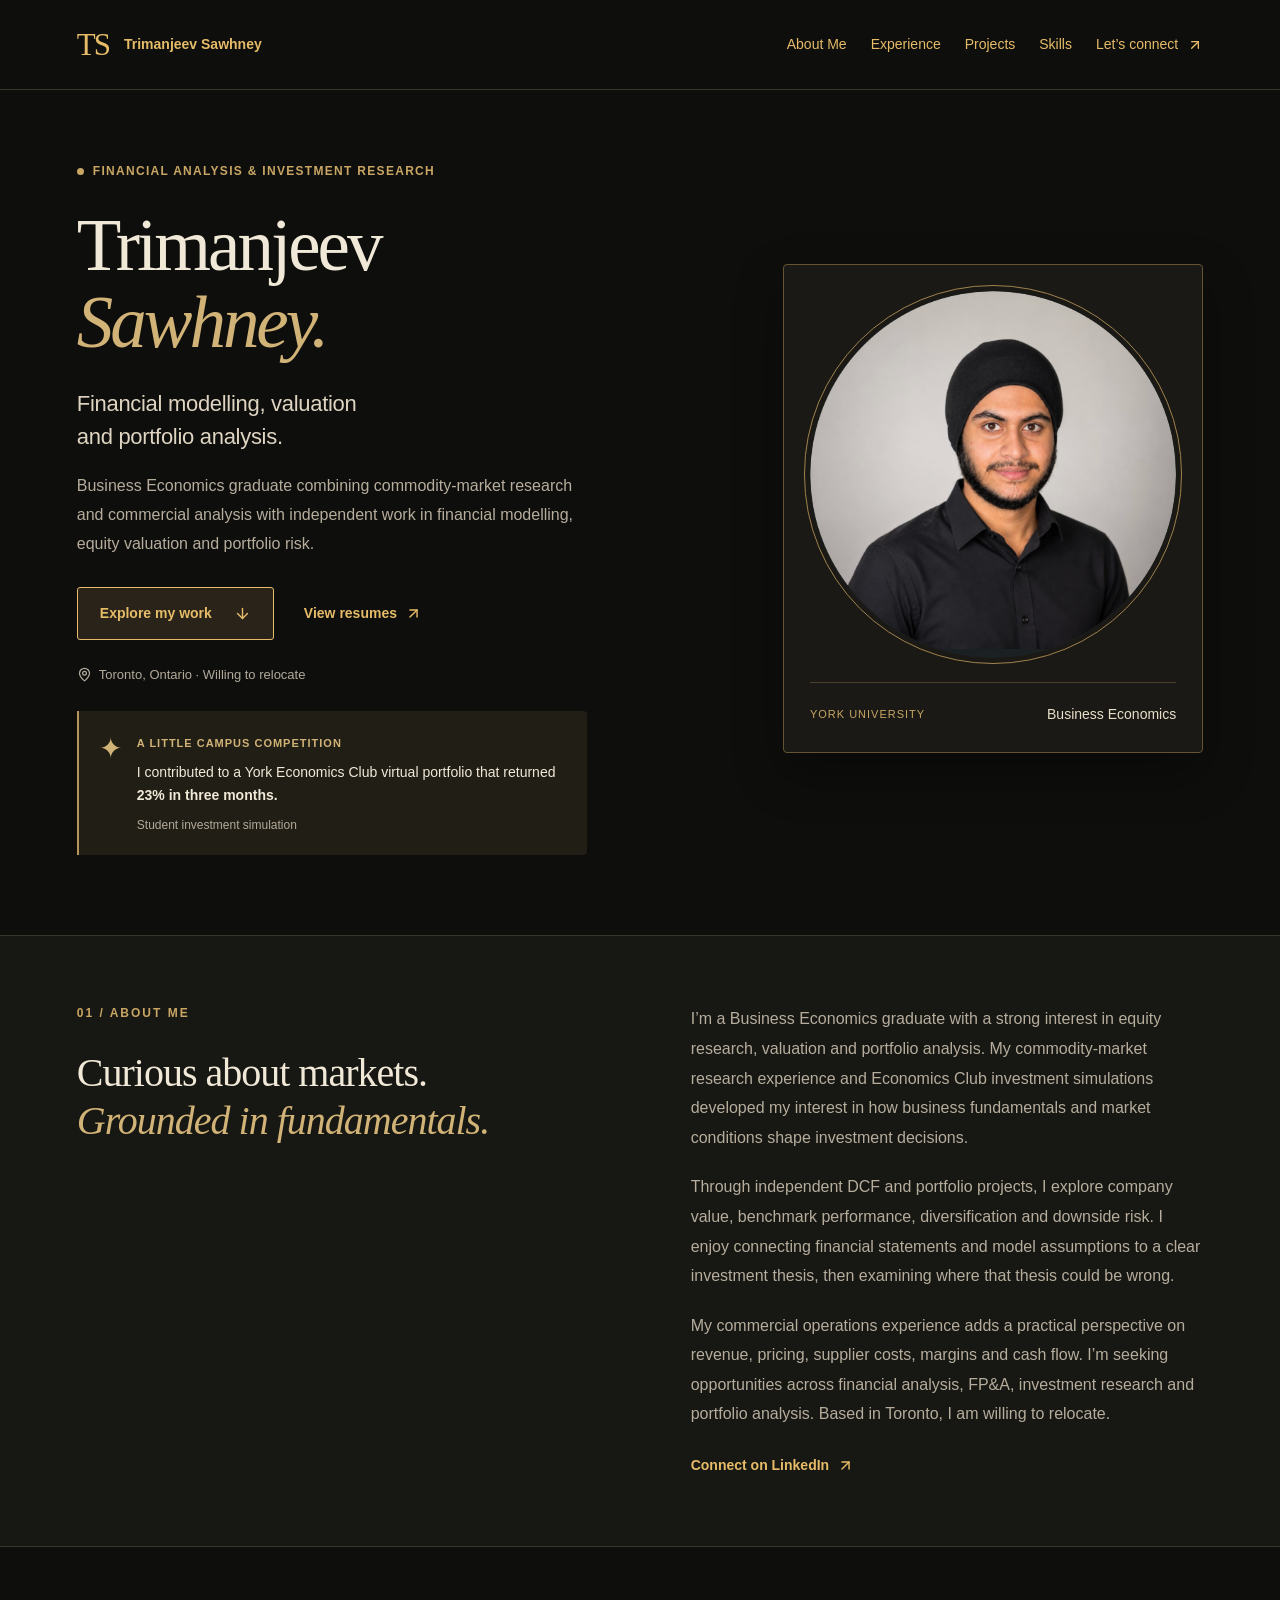
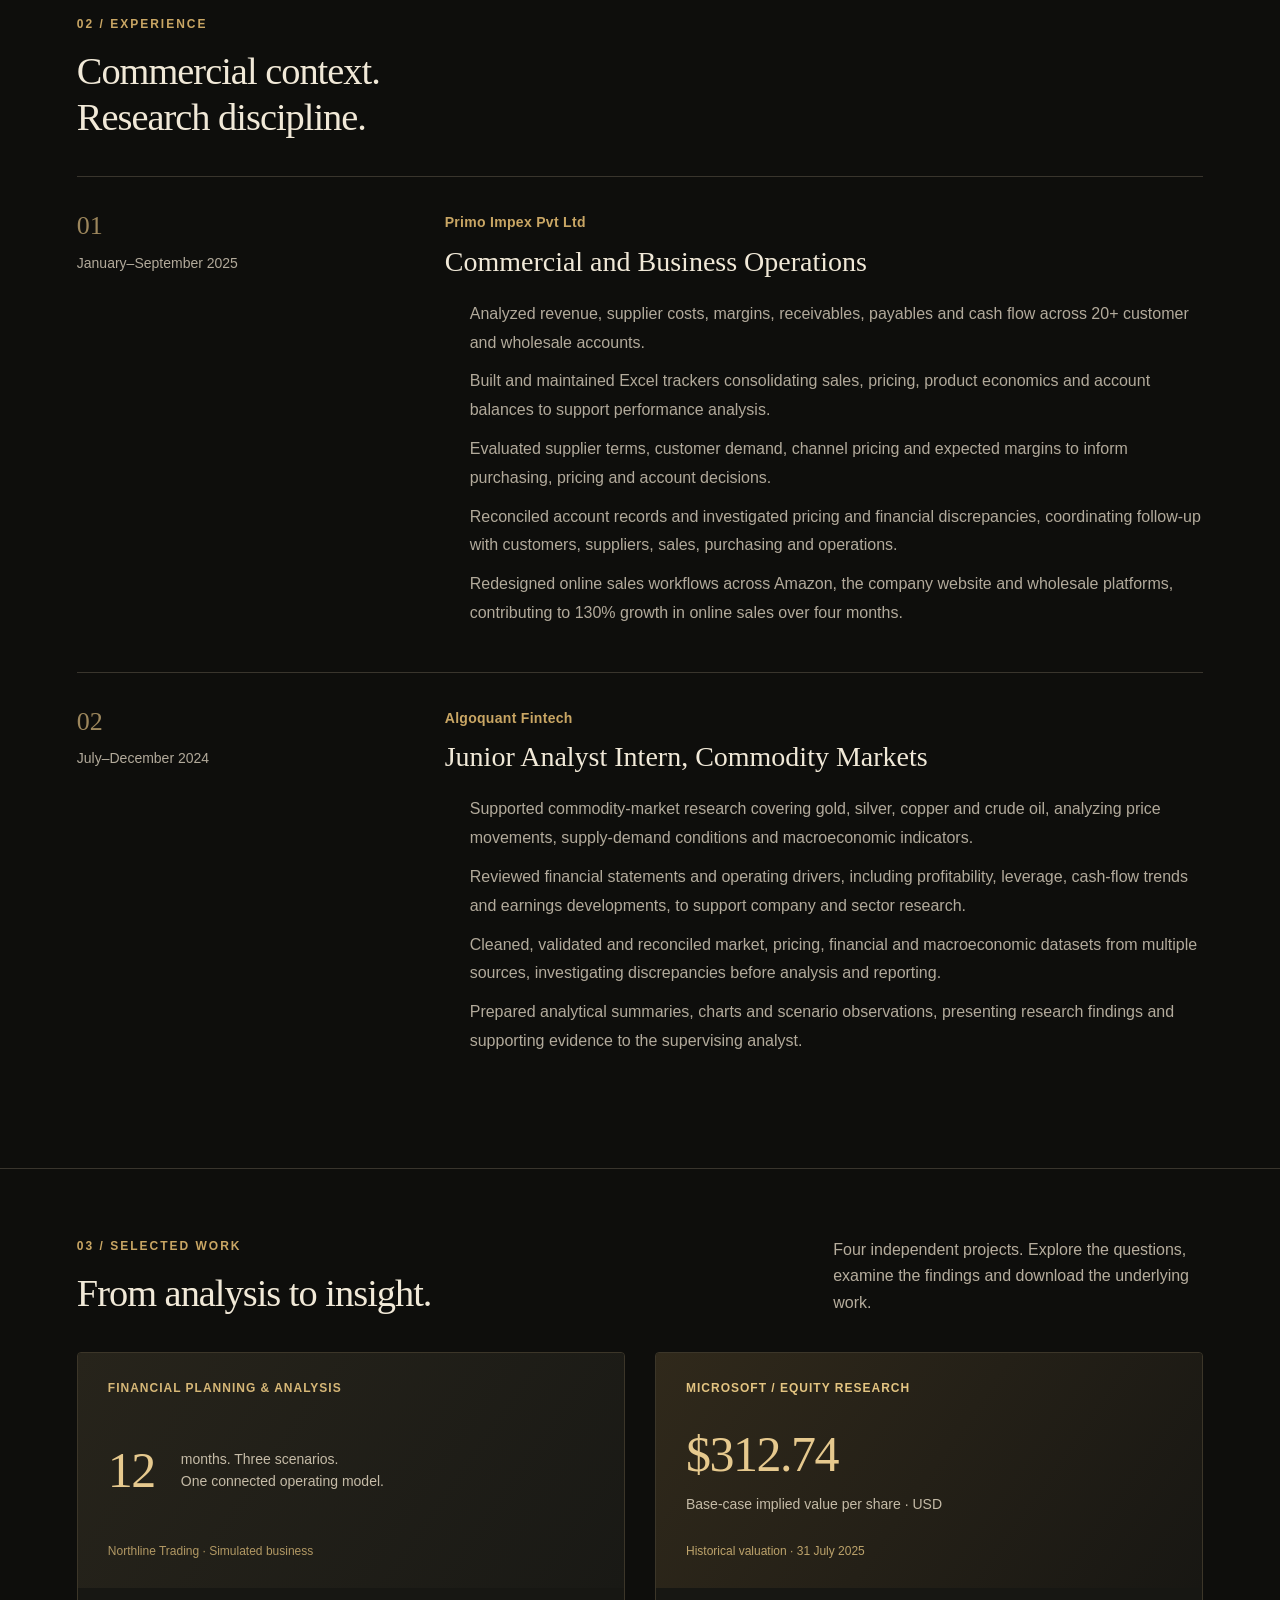
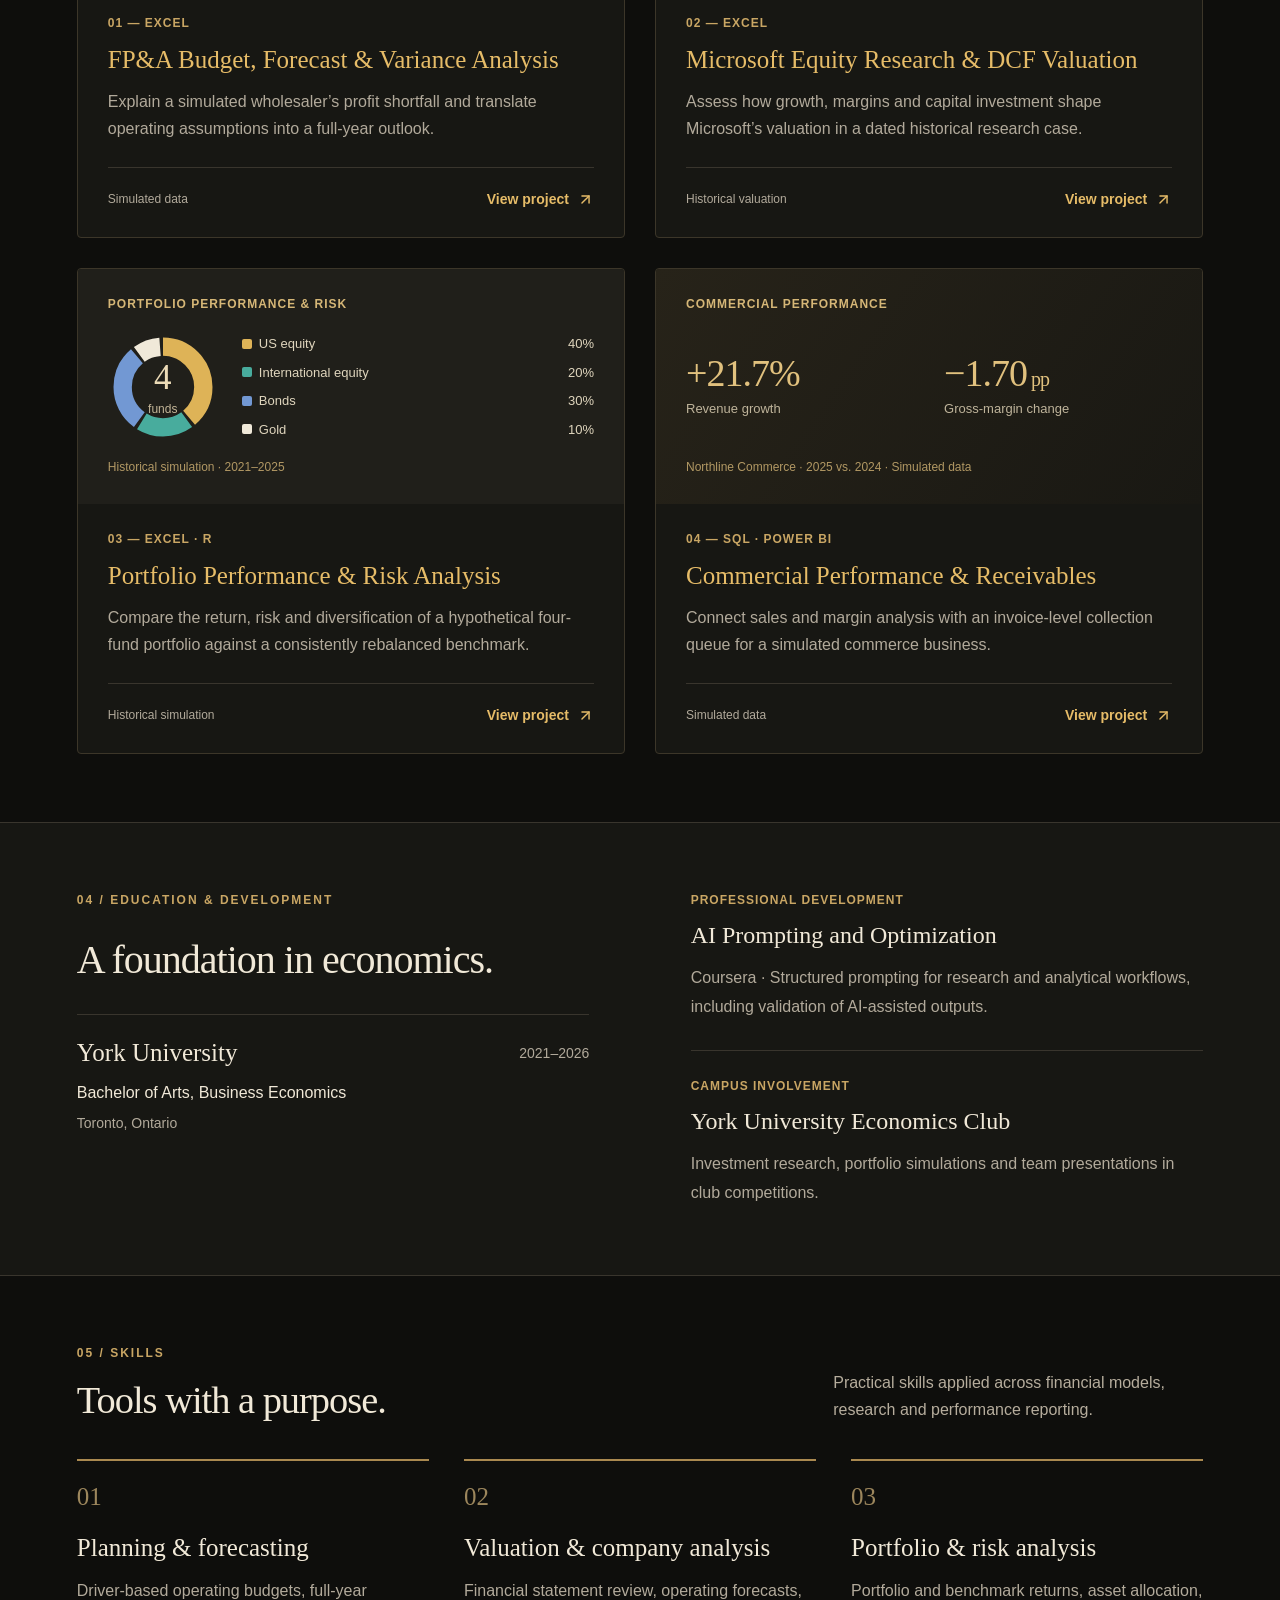
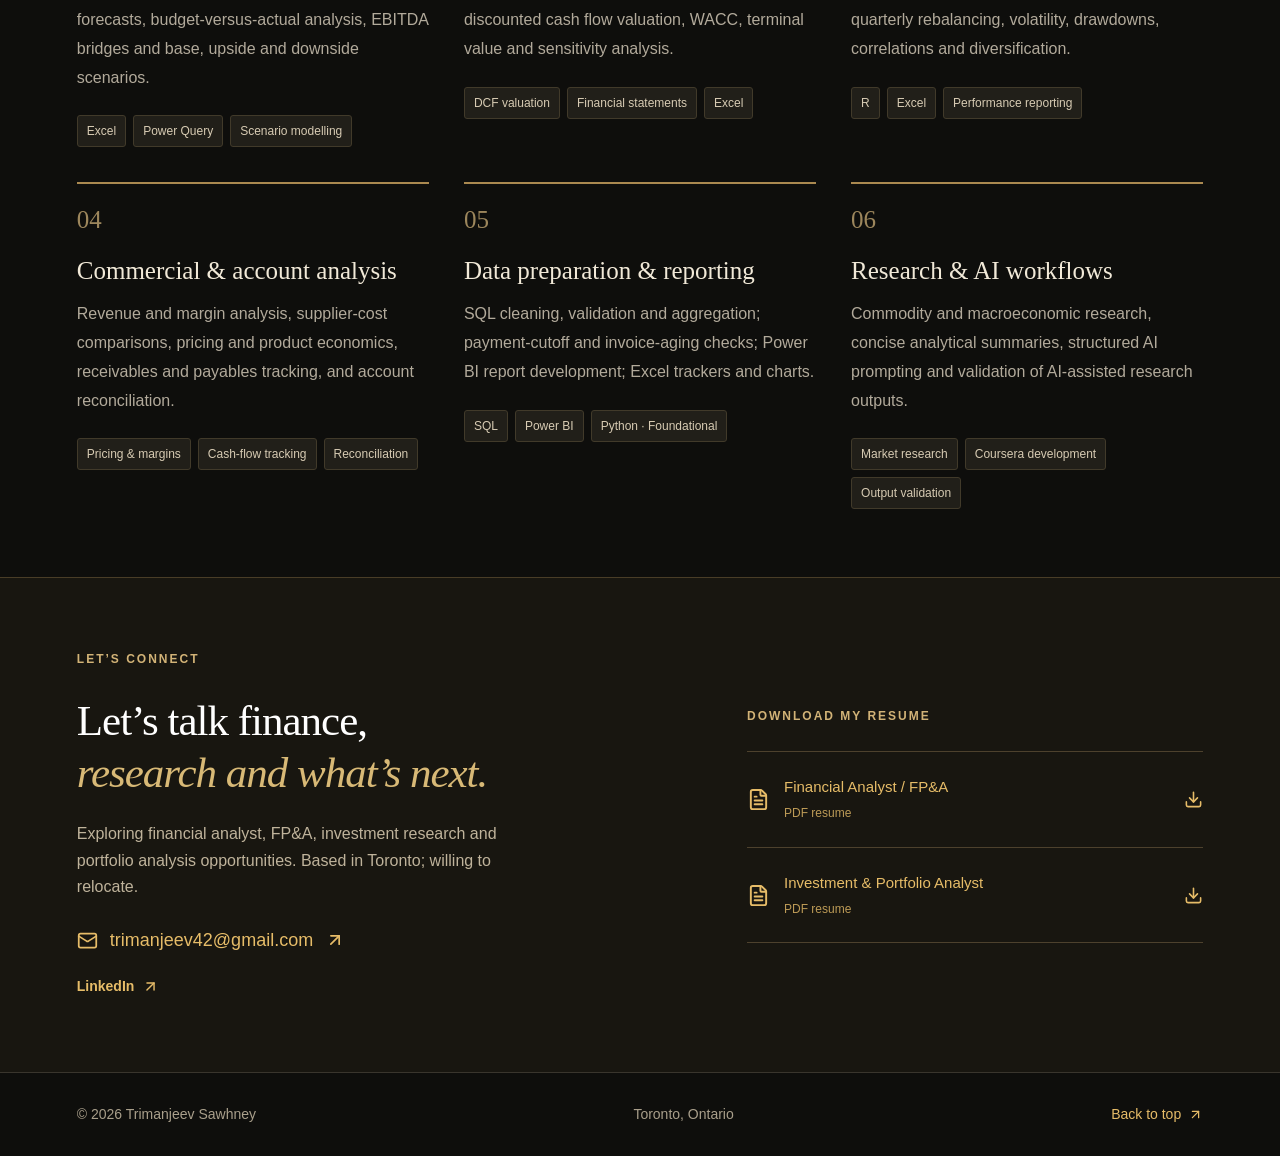
<file: index.html>
<!DOCTYPE html><html lang="en"><head><meta charSet="utf-8"/><meta name="viewport" content="width=device-width, initial-scale=1"/><link rel="stylesheet" href="/_next/static/css/index.a9u_FDyj.css" data-rsc-css-href="/_next/static/css/index.a9u_FDyj.css" data-precedence="vite-rsc/importer-resources"/><link rel="modulepreload" fetchPriority="low" href="/_next/static/chunks/index-CP5zxfFi.js"/><script src="/_next/static/chunks/rolldown-runtime-C60lm6uB.js" type="module" async=""></script><script src="/_next/static/chunks/framework-D_rUT4EX.js" type="module" async=""></script><link rel="modulepreload" href="/_next/static/chunks/layout-segment-context-zxYEhEG_.js" crossorigin=""/><link rel="modulepreload" href="/_next/static/chunks/Icon-DGqOihj9.js" crossorigin=""/><title>Trimanjeev Sawhney | Finance &amp; Investment Research</title><meta name="description" content="Explore financial models, equity research and portfolio analysis by Trimanjeev Sawhney, a Business Economics graduate based in Toronto."/><link rel="icon" href="/favicon.svg"/><script>Object.assign(((self[Symbol.for("vinext.navigationRuntime")]??={bootstrap:{routeManifest:null},functions:{}}).bootstrap.rsc??={rsc:[]}),{params:{},nav:{"pathname":"/","searchParams":[]}})</script><link rel="modulepreload" href="/_next/static/chunks/index-CP5zxfFi.js" />
</head><body><a class="skip-link" href="#main">Skip to content</a><header class="site-header"><a class="wordmark" href="#top" aria-label="Trimanjeev Sawhney home">TS<span>Trimanjeev Sawhney</span></a><nav aria-label="Main navigation"><a href="#about">About Me</a><a href="#experience">Experience</a><a href="#projects">Projects</a><a href="#skills">Skills</a><a href="#contact" class="nav-contact">Let’s connect <svg xmlns="http://www.w3.org/2000/svg" width="16" height="16" viewBox="0 0 24 24" fill="none" stroke="currentColor" stroke-width="2" stroke-linecap="round" stroke-linejoin="round" class="lucide lucide-arrow-up-right" aria-hidden="true"><path d="M7 7h10v10"></path><path d="M7 17 17 7"></path></svg></a></nav></header><main id="main"><section class="hero" id="top"><div class="hero-copy"><p class="eyebrow"><span></span> FINANCIAL ANALYSIS &amp; INVESTMENT RESEARCH</p><h1>Trimanjeev<br/><em>Sawhney.</em></h1><p class="hero-role">Financial modelling, valuation<br/>and portfolio analysis.</p><p class="hero-description">Business Economics graduate combining commodity-market research and commercial analysis with independent work in financial modelling, equity valuation and portfolio risk.</p><div class="hero-actions"><a href="#projects" class="button">Explore my work <svg xmlns="http://www.w3.org/2000/svg" width="17" height="17" viewBox="0 0 24 24" fill="none" stroke="currentColor" stroke-width="2" stroke-linecap="round" stroke-linejoin="round" class="lucide lucide-arrow-down" aria-hidden="true"><path d="M12 5v14"></path><path d="m19 12-7 7-7-7"></path></svg></a><a class="text-link" href="#resumes">View resumes <svg xmlns="http://www.w3.org/2000/svg" width="17" height="17" viewBox="0 0 24 24" fill="none" stroke="currentColor" stroke-width="2" stroke-linecap="round" stroke-linejoin="round" class="lucide lucide-arrow-up-right" aria-hidden="true"><path d="M7 7h10v10"></path><path d="M7 17 17 7"></path></svg></a></div><p class="location"><svg xmlns="http://www.w3.org/2000/svg" width="15" height="15" viewBox="0 0 24 24" fill="none" stroke="currentColor" stroke-width="2" stroke-linecap="round" stroke-linejoin="round" class="lucide lucide-map-pin" aria-hidden="true"><path d="M20 10c0 4.993-5.539 10.193-7.399 11.799a1 1 0 0 1-1.202 0C9.539 20.193 4 14.993 4 10a8 8 0 0 1 16 0"></path><circle cx="12" cy="10" r="3"></circle></svg> Toronto, Ontario · Willing to relocate</p><div class="fun-fact"><span class="fact-symbol" aria-hidden="true">✦</span><div><span class="fact-label">A LITTLE CAMPUS COMPETITION</span><p>I contributed to a York Economics Club virtual portfolio that returned <strong>23% in three months.</strong></p><small>Student investment simulation</small></div></div></div><figure class="portrait-panel"><div class="portrait-frame"><img src="/images/trimanjeev-sawhney-headshot.png" alt="Trimanjeev Sawhney" width="1394" height="1048" fetchPriority="high"/></div><figcaption><span>YORK UNIVERSITY</span><span>Business Economics</span></figcaption></figure></section><section id="about" class="section about-section"><div><p class="eyebrow">01 / ABOUT ME</p><h2>Curious about markets.<br/><em>Grounded in fundamentals.</em></h2></div><div class="about-copy"><p>I’m a Business Economics graduate with a strong interest in equity research, valuation and portfolio analysis. My commodity-market research experience and Economics Club investment simulations developed my interest in how business fundamentals and market conditions shape investment decisions.</p><p>Through independent DCF and portfolio projects, I explore company value, benchmark performance, diversification and downside risk. I enjoy connecting financial statements and model assumptions to a clear investment thesis, then examining where that thesis could be wrong.</p><p>My commercial operations experience adds a practical perspective on revenue, pricing, supplier costs, margins and cash flow. I’m seeking opportunities across financial analysis, FP&amp;A, investment research and portfolio analysis. Based in Toronto, I am willing to relocate.</p><a href="https://www.linkedin.com/in/trimanjeev-sawhney-9864212ba" target="_blank" rel="noreferrer" class="text-link">Connect on LinkedIn <svg xmlns="http://www.w3.org/2000/svg" width="17" height="17" viewBox="0 0 24 24" fill="none" stroke="currentColor" stroke-width="2" stroke-linecap="round" stroke-linejoin="round" class="lucide lucide-arrow-up-right" aria-hidden="true"><path d="M7 7h10v10"></path><path d="M7 17 17 7"></path></svg></a></div></section><section id="experience" class="section"><div class="section-heading"><div><p class="eyebrow">02 / EXPERIENCE</p><h2>Commercial context.<br/>Research discipline.</h2></div></div><div class="experience-list"><article class="experience-row"><div class="experience-date"><span>0<!-- -->1</span><p>January–September 2025</p></div><div><p class="company">Primo Impex Pvt Ltd</p><h3>Commercial and Business Operations</h3><ul><li>Analyzed revenue, supplier costs, margins, receivables, payables and cash flow across 20+ customer and wholesale accounts.</li><li>Built and maintained Excel trackers consolidating sales, pricing, product economics and account balances to support performance analysis.</li><li>Evaluated supplier terms, customer demand, channel pricing and expected margins to inform purchasing, pricing and account decisions.</li><li>Reconciled account records and investigated pricing and financial discrepancies, coordinating follow-up with customers, suppliers, sales, purchasing and operations.</li><li>Redesigned online sales workflows across Amazon, the company website and wholesale platforms, contributing to 130% growth in online sales over four months.</li></ul></div></article><article class="experience-row"><div class="experience-date"><span>0<!-- -->2</span><p>July–December 2024</p></div><div><p class="company">Algoquant Fintech</p><h3>Junior Analyst Intern, Commodity Markets</h3><ul><li>Supported commodity-market research covering gold, silver, copper and crude oil, analyzing price movements, supply-demand conditions and macroeconomic indicators.</li><li>Reviewed financial statements and operating drivers, including profitability, leverage, cash-flow trends and earnings developments, to support company and sector research.</li><li>Cleaned, validated and reconciled market, pricing, financial and macroeconomic datasets from multiple sources, investigating discrepancies before analysis and reporting.</li><li>Prepared analytical summaries, charts and scenario observations, presenting research findings and supporting evidence to the supervising analyst.</li></ul></div></article></div></section><section id="projects" class="section"><div class="section-heading"><div><p class="eyebrow">03 / SELECTED WORK</p><h2>From analysis to insight.</h2></div><p>Four independent projects. Explore the questions, examine the findings and download the underlying work.</p></div><div class="project-grid"><article class="project-card"><a href="/projects/fpa-budget-forecast" class="visual-link" aria-label="Explore FP&amp;A Budget, Forecast &amp; Variance Analysis"><div class="project-visual forecast"><span>FINANCIAL PLANNING &amp; ANALYSIS</span><div class="visual-number">12<span>months. Three scenarios.<br/>One connected operating model.</span></div><small>Northline Trading · Simulated business</small></div></a><div class="project-body"><p class="project-meta">0<!-- -->1<!-- --> — <!-- -->EXCEL</p><h3><a href="/projects/fpa-budget-forecast">FP&amp;A Budget, Forecast &amp; Variance Analysis</a></h3><p>Explain a simulated wholesaler’s profit shortfall and translate operating assumptions into a full-year outlook.</p><div class="project-card-bottom"><span>Simulated data</span><a class="text-link" href="/projects/fpa-budget-forecast">View project <svg xmlns="http://www.w3.org/2000/svg" width="17" height="17" viewBox="0 0 24 24" fill="none" stroke="currentColor" stroke-width="2" stroke-linecap="round" stroke-linejoin="round" class="lucide lucide-arrow-up-right" aria-hidden="true"><path d="M7 7h10v10"></path><path d="M7 17 17 7"></path></svg></a></div></div></article><article class="project-card"><a href="/projects/microsoft-dcf" class="visual-link" aria-label="Explore Microsoft Equity Research &amp; DCF Valuation"><div class="project-visual valuation"><span>MICROSOFT / EQUITY RESEARCH</span><div class="visual-number">$312.74<span>Base-case implied value per share · USD</span></div><small>Historical valuation · 31 July 2025</small></div></a><div class="project-body"><p class="project-meta">0<!-- -->2<!-- --> — <!-- -->EXCEL</p><h3><a href="/projects/microsoft-dcf">Microsoft Equity Research &amp; DCF Valuation</a></h3><p>Assess how growth, margins and capital investment shape Microsoft’s valuation in a dated historical research case.</p><div class="project-card-bottom"><span>Historical valuation</span><a class="text-link" href="/projects/microsoft-dcf">View project <svg xmlns="http://www.w3.org/2000/svg" width="17" height="17" viewBox="0 0 24 24" fill="none" stroke="currentColor" stroke-width="2" stroke-linecap="round" stroke-linejoin="round" class="lucide lucide-arrow-up-right" aria-hidden="true"><path d="M7 7h10v10"></path><path d="M7 17 17 7"></path></svg></a></div></div></article><article class="project-card"><a href="/projects/portfolio-performance" class="visual-link" aria-label="Explore Portfolio Performance &amp; Risk Analysis"><div class="project-visual allocation"><span>PORTFOLIO PERFORMANCE &amp; RISK</span><div class="allocation-body"><div class="allocation-ring allocation-chart" role="img" aria-label="Portfolio allocation: 40% US equity, 20% international equity, 30% bonds and 10% gold"><svg viewBox="0 0 120 120" aria-hidden="true"><circle class="allocation-track" cx="60" cy="60" r="44" fill="none" stroke-width="20"></circle><circle cx="60" cy="60" r="44" fill="none" stroke="var(--asset-us)" stroke-width="20" pathLength="100" stroke-dasharray="38.8 61.2" stroke-dashoffset="0" transform="rotate(-90 60 60)"></circle><circle cx="60" cy="60" r="44" fill="none" stroke="var(--asset-international)" stroke-width="20" pathLength="100" stroke-dasharray="18.8 81.2" stroke-dashoffset="-40" transform="rotate(-90 60 60)"></circle><circle cx="60" cy="60" r="44" fill="none" stroke="var(--asset-bonds)" stroke-width="20" pathLength="100" stroke-dasharray="28.8 71.2" stroke-dashoffset="-60" transform="rotate(-90 60 60)"></circle><circle cx="60" cy="60" r="44" fill="none" stroke="var(--asset-gold)" stroke-width="20" pathLength="100" stroke-dasharray="8.8 91.2" stroke-dashoffset="-90" transform="rotate(-90 60 60)"></circle></svg><span>4<small>funds</small></span></div><div class="allocation-key"><span><i></i>US equity <b>40%</b></span><span><i></i>International equity <b>20%</b></span><span><i></i>Bonds <b>30%</b></span><span><i></i>Gold <b>10%</b></span></div></div><small>Historical simulation · 2021–2025</small></div></a><div class="project-body"><p class="project-meta">0<!-- -->3<!-- --> — <!-- -->EXCEL · R</p><h3><a href="/projects/portfolio-performance">Portfolio Performance &amp; Risk Analysis</a></h3><p>Compare the return, risk and diversification of a hypothetical four-fund portfolio against a consistently rebalanced benchmark.</p><div class="project-card-bottom"><span>Historical simulation</span><a class="text-link" href="/projects/portfolio-performance">View project <svg xmlns="http://www.w3.org/2000/svg" width="17" height="17" viewBox="0 0 24 24" fill="none" stroke="currentColor" stroke-width="2" stroke-linecap="round" stroke-linejoin="round" class="lucide lucide-arrow-up-right" aria-hidden="true"><path d="M7 7h10v10"></path><path d="M7 17 17 7"></path></svg></a></div></div></article><article class="project-card"><a href="/projects/commercial-receivables" class="visual-link" aria-label="Explore Commercial Performance &amp; Receivables"><div class="project-visual commercial"><span>COMMERCIAL PERFORMANCE</span><div class="commercial-metrics"><div><strong>+21.7%</strong><span>Revenue growth</span></div><div><strong>−1.70<span>pp</span></strong><span>Gross-margin change</span></div></div><small>Northline Commerce · 2025 vs. 2024 · Simulated data</small></div></a><div class="project-body"><p class="project-meta">0<!-- -->4<!-- --> — <!-- -->SQL · POWER BI</p><h3><a href="/projects/commercial-receivables">Commercial Performance &amp; Receivables</a></h3><p>Connect sales and margin analysis with an invoice-level collection queue for a simulated commerce business.</p><div class="project-card-bottom"><span>Simulated data</span><a class="text-link" href="/projects/commercial-receivables">View project <svg xmlns="http://www.w3.org/2000/svg" width="17" height="17" viewBox="0 0 24 24" fill="none" stroke="currentColor" stroke-width="2" stroke-linecap="round" stroke-linejoin="round" class="lucide lucide-arrow-up-right" aria-hidden="true"><path d="M7 7h10v10"></path><path d="M7 17 17 7"></path></svg></a></div></div></article></div></section><section id="education" class="section education-section"><div><p class="eyebrow">04 / EDUCATION &amp; DEVELOPMENT</p><h2>A foundation in economics.</h2><div class="education-card"><div class="education-top"><h3>York University</h3><span>2021–2026</span></div><p>Bachelor of Arts, Business Economics</p><span class="muted">Toronto, Ontario</span></div></div><div class="education-notes"><article><p class="project-meta">PROFESSIONAL DEVELOPMENT</p><h3>AI Prompting and Optimization</h3><p>Coursera · Structured prompting for research and analytical workflows, including validation of AI-assisted outputs.</p></article><article><p class="project-meta">CAMPUS INVOLVEMENT</p><h3>York University Economics Club</h3><p>Investment research, portfolio simulations and team presentations in club competitions.</p></article></div></section><section id="skills" class="section skills-section"><div class="section-heading"><div><p class="eyebrow">05 / SKILLS</p><h2>Tools with a purpose.</h2></div><p>Practical skills applied across financial models, research and performance reporting.</p></div><div class="skills-grid"><article><span>01</span><h3>Planning &amp; forecasting</h3><p>Driver-based operating budgets, full-year forecasts, budget-versus-actual analysis, EBITDA bridges and base, upside and downside scenarios.</p><div class="skill-tags"><span>Excel</span><span>Power Query</span><span>Scenario modelling</span></div></article><article><span>02</span><h3>Valuation &amp; company analysis</h3><p>Financial statement review, operating forecasts, discounted cash flow valuation, WACC, terminal value and sensitivity analysis.</p><div class="skill-tags"><span>DCF valuation</span><span>Financial statements</span><span>Excel</span></div></article><article><span>03</span><h3>Portfolio &amp; risk analysis</h3><p>Portfolio and benchmark returns, asset allocation, quarterly rebalancing, volatility, drawdowns, correlations and diversification.</p><div class="skill-tags"><span>R</span><span>Excel</span><span>Performance reporting</span></div></article><article><span>04</span><h3>Commercial &amp; account analysis</h3><p>Revenue and margin analysis, supplier-cost comparisons, pricing and product economics, receivables and payables tracking, and account reconciliation.</p><div class="skill-tags"><span>Pricing &amp; margins</span><span>Cash-flow tracking</span><span>Reconciliation</span></div></article><article><span>05</span><h3>Data preparation &amp; reporting</h3><p>SQL cleaning, validation and aggregation; payment-cutoff and invoice-aging checks; Power BI report development; Excel trackers and charts.</p><div class="skill-tags"><span>SQL</span><span>Power BI</span><span>Python · Foundational</span></div></article><article><span>06</span><h3>Research &amp; AI workflows</h3><p>Commodity and macroeconomic research, concise analytical summaries, structured AI prompting and validation of AI-assisted research outputs.</p><div class="skill-tags"><span>Market research</span><span>Coursera development</span><span>Output validation</span></div></article></div></section><section id="contact" class="contact-section"><div class="contact-inner"><div><p class="eyebrow">LET’S CONNECT</p><h2>Let’s talk finance,<br/><em>research and what’s next.</em></h2><p>Exploring financial analyst, FP&amp;A, investment research and portfolio analysis opportunities. Based in Toronto; willing to relocate.</p><a class="email-link" href="mailto:trimanjeev42@gmail.com"><svg xmlns="http://www.w3.org/2000/svg" width="21" height="21" viewBox="0 0 24 24" fill="none" stroke="currentColor" stroke-width="2" stroke-linecap="round" stroke-linejoin="round" class="lucide lucide-mail" aria-hidden="true"><path d="m22 7-8.991 5.727a2 2 0 0 1-2.009 0L2 7"></path><rect x="2" y="4" width="20" height="16" rx="2"></rect></svg>trimanjeev42@gmail.com<svg xmlns="http://www.w3.org/2000/svg" width="20" height="20" viewBox="0 0 24 24" fill="none" stroke="currentColor" stroke-width="2" stroke-linecap="round" stroke-linejoin="round" class="lucide lucide-arrow-up-right" aria-hidden="true"><path d="M7 7h10v10"></path><path d="M7 17 17 7"></path></svg></a><a class="text-link light" href="https://www.linkedin.com/in/trimanjeev-sawhney-9864212ba" target="_blank" rel="noreferrer">LinkedIn <svg xmlns="http://www.w3.org/2000/svg" width="17" height="17" viewBox="0 0 24 24" fill="none" stroke="currentColor" stroke-width="2" stroke-linecap="round" stroke-linejoin="round" class="lucide lucide-arrow-up-right" aria-hidden="true"><path d="M7 7h10v10"></path><path d="M7 17 17 7"></path></svg></a></div><div id="resumes" class="resume-panel"><p class="eyebrow">DOWNLOAD MY RESUME</p><a href="/downloads/trimanjeev-sawhney-fpa-resume.pdf" target="_blank" rel="noreferrer"><svg xmlns="http://www.w3.org/2000/svg" width="23" height="23" viewBox="0 0 24 24" fill="none" stroke="currentColor" stroke-width="2" stroke-linecap="round" stroke-linejoin="round" class="lucide lucide-file-text" aria-hidden="true"><path d="M6 22a2 2 0 0 1-2-2V4a2 2 0 0 1 2-2h8a2.4 2.4 0 0 1 1.704.706l3.588 3.588A2.4 2.4 0 0 1 20 8v12a2 2 0 0 1-2 2z"></path><path d="M14 2v5a1 1 0 0 0 1 1h5"></path><path d="M10 9H8"></path><path d="M16 13H8"></path><path d="M16 17H8"></path></svg><span>Financial Analyst / FP&amp;A<small>PDF resume</small></span><svg xmlns="http://www.w3.org/2000/svg" width="19" height="19" viewBox="0 0 24 24" fill="none" stroke="currentColor" stroke-width="2" stroke-linecap="round" stroke-linejoin="round" class="lucide lucide-download" aria-hidden="true"><path d="M12 15V3"></path><path d="M21 15v4a2 2 0 0 1-2 2H5a2 2 0 0 1-2-2v-4"></path><path d="m7 10 5 5 5-5"></path></svg></a><a href="/downloads/trimanjeev-sawhney-investment-resume.pdf" target="_blank" rel="noreferrer"><svg xmlns="http://www.w3.org/2000/svg" width="23" height="23" viewBox="0 0 24 24" fill="none" stroke="currentColor" stroke-width="2" stroke-linecap="round" stroke-linejoin="round" class="lucide lucide-file-text" aria-hidden="true"><path d="M6 22a2 2 0 0 1-2-2V4a2 2 0 0 1 2-2h8a2.4 2.4 0 0 1 1.704.706l3.588 3.588A2.4 2.4 0 0 1 20 8v12a2 2 0 0 1-2 2z"></path><path d="M14 2v5a1 1 0 0 0 1 1h5"></path><path d="M10 9H8"></path><path d="M16 13H8"></path><path d="M16 17H8"></path></svg><span>Investment &amp; Portfolio Analyst<small>PDF resume</small></span><svg xmlns="http://www.w3.org/2000/svg" width="19" height="19" viewBox="0 0 24 24" fill="none" stroke="currentColor" stroke-width="2" stroke-linecap="round" stroke-linejoin="round" class="lucide lucide-download" aria-hidden="true"><path d="M12 15V3"></path><path d="M21 15v4a2 2 0 0 1-2 2H5a2 2 0 0 1-2-2v-4"></path><path d="m7 10 5 5 5-5"></path></svg></a></div></div></section></main><footer><span>© 2026 Trimanjeev Sawhney</span><span>Toronto, Ontario</span><a href="#top">Back to top <svg xmlns="http://www.w3.org/2000/svg" width="15" height="15" viewBox="0 0 24 24" fill="none" stroke="currentColor" stroke-width="2" stroke-linecap="round" stroke-linejoin="round" class="lucide lucide-arrow-up-right" aria-hidden="true"><path d="M7 7h10v10"></path><path d="M7 17 17 7"></path></svg></a></footer><script type="module" src="/_next/static/chunks/index-CP5zxfFi.js" id="_R_" async=""></script><script>((self[Symbol.for("vinext.navigationRuntime")]??={bootstrap:{routeManifest:null},functions:{}}).bootstrap.rsc??={rsc:[]}).rsc.push("0:{\"page:/\":\"$L1\",\"layout:/\":\"$L2\",\"route:/\":\"$L3\",\"__route\":\"route:/\",\"__interceptionContext\":null,\"__layoutIds\":[\"layout:/\"],\"__rootLayout\":\"/\",\"__bfcacheSegmentIdentities\":{\"layout:/\":\"[\\\"layout\\\",\\\"layout:/\\\",\\\"root-boundary:/\\\",\\\"\\\"]\",\"page:/\":\"[\\\"page\\\",\\\"page:/\\\",\\\"root-boundary:/\\\",\\\"\\\"]\"},\"__srcPage\":[\"page\"],\"__layoutFlags\":{\"layout:/\":\"s\"},\"__artifactCompatibility\":{\"schemaVersion\":1,\"graphVersion\":\"app-route-graph:1177fd80f83fa7b0\",\"deploymentVersion\":\"8dbbdcda-cf13-473e-9211-24fe27e4832a\",\"appElementsSchemaVersion\":1,\"rscPayloadSchemaVersion\":1,\"rootBoundaryId\":\"/\",\"renderEpoch\":null}}\n")</script><script>((self[Symbol.for("vinext.navigationRuntime")]??={bootstrap:{routeManifest:null},functions:{}}).bootstrap.rsc??={rsc:[]}).rsc.push("4:I[\"8c0f216c4604\",[],\"Children\",1]\n")</script><script>((self[Symbol.for("vinext.navigationRuntime")]??={bootstrap:{routeManifest:null},functions:{}}).bootstrap.rsc??={rsc:[]}).rsc.push("5:I[\"593f344dc510\",[],\"GlobalErrorBoundary\",1]\n")</script><script>((self[Symbol.for("vinext.navigationRuntime")]??={bootstrap:{routeManifest:null},functions:{}}).bootstrap.rsc??={rsc:[]}).rsc.push("6:I[\"0b874ad30386\",[],\"default\",1]\n")</script><script>((self[Symbol.for("vinext.navigationRuntime")]??={bootstrap:{routeManifest:null},functions:{}}).bootstrap.rsc??={rsc:[]}).rsc.push("7:I[\"593f344dc510\",[],\"ErrorBoundary\",1]\n")</script><script>((self[Symbol.for("vinext.navigationRuntime")]??={bootstrap:{routeManifest:null},functions:{}}).bootstrap.rsc??={rsc:[]}).rsc.push("8:I[\"15c18cfaeeff\",[],\"LayoutSegmentProvider\",1]\n")</script><script>((self[Symbol.for("vinext.navigationRuntime")]??={bootstrap:{routeManifest:null},functions:{}}).bootstrap.rsc??={rsc:[]}).rsc.push("9:I[\"8c0f216c4604\",[],\"Slot\",1]\n")</script><script>((self[Symbol.for("vinext.navigationRuntime")]??={bootstrap:{routeManifest:null},functions:{}}).bootstrap.rsc??={rsc:[]}).rsc.push("a:I[\"593f344dc510\",[],\"NotFoundBoundary\",1]\n")</script><script>((self[Symbol.for("vinext.navigationRuntime")]??={bootstrap:{routeManifest:null},functions:{}}).bootstrap.rsc??={rsc:[]}).rsc.push("b:I[\"339f946bc456\",[],\"default\",1]\n")</script><script>((self[Symbol.for("vinext.navigationRuntime")]??={bootstrap:{routeManifest:null},functions:{}}).bootstrap.rsc??={rsc:[]}).rsc.push("c:I[\"9276801271d6\",[],\"AppRouterScrollTarget\",1]\n")</script><script>((self[Symbol.for("vinext.navigationRuntime")]??={bootstrap:{routeManifest:null},functions:{}}).bootstrap.rsc??={rsc:[]}).rsc.push("d:I[\"593f344dc510\",[],\"RedirectBoundary\",1]\n")</script><script>((self[Symbol.for("vinext.navigationRuntime")]??={bootstrap:{routeManifest:null},functions:{}}).bootstrap.rsc??={rsc:[]}).rsc.push(":HL[\"/_next/static/css/index.a9u_FDyj.css\",\"style\"     ]\n")</script><script>((self[Symbol.for("vinext.navigationRuntime")]??={bootstrap:{routeManifest:null},functions:{}}).bootstrap.rsc??={rsc:[]}).rsc.push("2:[[[\"$\",\"link\",\"css:/_next/static/css/index.a9u_FDyj.css\",{\"rel\":\"stylesheet\",\"precedence\":\"vite-rsc/importer-resources\",\"href\":\"/_next/static/css/index.a9u_FDyj.css\",\"data-rsc-css-href\":\"/_next/static/css/index.a9u_FDyj.css\"}],\"$undefined\"],[\"$\",\"html\",null,{\"lang\":\"en\",\"children\":[\"$\",\"body\",null,{\"children\":[\"$\",\"$L4\",null,{}]}]}]]\n")</script><script>((self[Symbol.for("vinext.navigationRuntime")]??={bootstrap:{routeManifest:null},functions:{}}).bootstrap.rsc??={rsc:[]}).rsc.push("3:[[[\"$\",\"meta\",null,{\"charSet\":\"utf-8\"}],[[\"$\",\"title\",\"0\",{\"children\":\"Trimanjeev Sawhney | Finance \u0026 Investment Research\"}],[\"$\",\"meta\",\"1\",{\"name\":\"description\",\"content\":\"Explore financial models, equity research and portfolio analysis by Trimanjeev Sawhney, a Business Economics graduate based in Toronto.\"}],[\"$\",\"link\",\"2\",{\"data-vinext-streamed-icon\":\"$undefined\",\"rel\":\"icon\",\"href\":\"/favicon.svg\",\"type\":\"$undefined\",\"sizes\":\"$undefined\",\"color\":\"$undefined\",\"media\":\"$undefined\",\"fetchPriority\":\"$undefined\"}]],[[\"$\",\"meta\",\"0\",{\"name\":\"viewport\",\"content\":\"width=device-width, initial-scale=1\"}]]],[\"$\",\"$L5\",null,{\"fallback\":\"$6\",\"children\":[\"$\",\"$L7\",null,{\"fallback\":\"$6\",\"children\":[\"$\",\"$L8\",null,{\"providerId\":\"layout:/\",\"segmentMap\":{\"children\":[]},\"children\":[\"$\",\"$L9\",null,{\"id\":\"layout:/\",\"parallelSlots\":\"$undefined\",\"children\":[\"$\",\"$La\",null,{\"resetKey\":\"\",\"fallback\":[\"$\",\"main\",null,{\"className\":\"not-found\",\"children\":[[\"$\",\"a\",null,{\"className\":\"wordmark\",\"href\":\"/\",\"aria-label\":\"Trimanjeev Sawhney home\",\"children\":[\"TS\",[\"$\",\"span\",null,{\"children\":\"Trimanjeev Sawhney\"}]]}],[\"$\",\"p\",null,{\"className\":\"eyebrow\",\"children\":\"PAGE NOT FOUND\"}],[\"$\",\"h1\",null,{\"children\":[\"Let’s get you\",[\"$\",\"br\",null,{}],[\"$\",\"em\",null,{\"children\":\"back to the work.\"}]]}],[\"$\",\"p\",null,{\"children\":\"This page may have moved. Explore the projects or return to the homepage.\"}],[\"$\",\"a\",null,{\"className\":\"button\",\"href\":\"/#projects\",\"children\":[[\"$\",\"$Lb\",null,{\"ref\":\"$undefined\",\"iconNode\":[[\"path\",{\"d\":\"m12 19-7-7 7-7\",\"key\":\"1l729n\"}],[\"path\",{\"d\":\"M19 12H5\",\"key\":\"x3x0zl\"}]],\"className\":\"lucide-arrow-left\",\"size\":17}],\"View projects\"]}]]}],\"children\":[\"$\",\"$La\",null,{\"resetKey\":\"\",\"fallback\":[\"$\",\"main\",null,{\"className\":\"not-found\",\"children\":[[\"$\",\"a\",null,{\"className\":\"wordmark\",\"href\":\"/\",\"aria-label\":\"Trimanjeev Sawhney home\",\"children\":[\"TS\",[\"$\",\"span\",null,{\"children\":\"Trimanjeev Sawhney\"}]]}],[\"$\",\"p\",null,{\"className\":\"eyebrow\",\"children\":\"PAGE NOT FOUND\"}],[\"$\",\"h1\",null,{\"children\":[\"Let’s get you\",[\"$\",\"br\",null,{}],[\"$\",\"em\",null,{\"children\":\"back to the work.\"}]]}],[\"$\",\"p\",null,{\"children\":\"This page may have moved. Explore the projects or return to the homepage.\"}],[\"$\",\"a\",null,{\"className\":\"button\",\"href\":\"/#projects\",\"children\":[[\"$\",\"$Lb\",null,{\"ref\":\"$undefined\",\"iconNode\":\"$3:1:props:children:props:children:props:children:props:children:props:fallback:props:children:4:props:children:0:props:iconNode\",\"className\":\"lucide-arrow-left\",\"size\":17}],\"View projects\"]}]]}],\"children\":[\"$\",\"$Lc\",null,{\"children\":[\"$\",\"$Ld\",null,{\"children\":[[\"$\",\"$L8\",null,{\"providerId\":\"page:/\",\"segmentMap\":{\"children\":[\"__PAGE__\"]},\"children\":[\"$\",\"$L9\",null,{\"id\":\"page:/\"}]}],null]}]}]}]}]}]}]}]}],null,null]\n")</script><script>((self[Symbol.for("vinext.navigationRuntime")]??={bootstrap:{routeManifest:null},functions:{}}).bootstrap.rsc??={rsc:[]}).rsc.push(":HL[\"/images/trimanjeev-sawhney-headshot.png\",\"image\",{\"fetchPriority\":\"high\"}]\n")</script><script>((self[Symbol.for("vinext.navigationRuntime")]??={bootstrap:{routeManifest:null},functions:{}}).bootstrap.rsc??={rsc:[]}).rsc.push("1:[[\"$\",\"a\",null,{\"className\":\"skip-link\",\"href\":\"#main\",\"children\":\"Skip to content\"}],[\"$\",\"header\",null,{\"className\":\"site-header\",\"children\":[[\"$\",\"a\",null,{\"className\":\"wordmark\",\"href\":\"#top\",\"aria-label\":\"Trimanjeev Sawhney home\",\"children\":[\"TS\",[\"$\",\"span\",null,{\"children\":\"Trimanjeev Sawhney\"}]]}],[\"$\",\"nav\",null,{\"aria-label\":\"Main navigation\",\"children\":[[\"$\",\"a\",null,{\"href\":\"#about\",\"children\":\"About Me\"}],[\"$\",\"a\",null,{\"href\":\"#experience\",\"children\":\"Experience\"}],[\"$\",\"a\",null,{\"href\":\"#projects\",\"children\":\"Projects\"}],[\"$\",\"a\",null,{\"href\":\"#skills\",\"children\":\"Skills\"}],[\"$\",\"a\",null,{\"href\":\"#contact\",\"className\":\"nav-contact\",\"children\":[\"Let’s connect \",[\"$\",\"$Lb\",null,{\"ref\":\"$undefined\",\"iconNode\":[[\"path\",{\"d\":\"M7 7h10v10\",\"key\":\"1tivn9\"}],[\"path\",{\"d\":\"M7 17 17 7\",\"key\":\"1vkiza\"}]],\"className\":\"lucide-arrow-up-right\",\"size\":16}]]}]]}]]}],[\"$\",\"main\",null,{\"id\":\"main\",\"children\":[[\"$\",\"section\",null,{\"className\":\"hero\",\"id\":\"top\",\"children\":[[\"$\",\"div\",null,{\"className\":\"hero-copy\",\"children\":[[\"$\",\"p\",null,{\"className\":\"eyebrow\",\"children\":[[\"$\",\"span\",null,{}],\" FINANCIAL ANALYSIS \u0026 INVESTMENT RESEARCH\"]}],[\"$\",\"h1\",null,{\"children\":[\"Trimanjeev\",[\"$\",\"br\",null,{}],[\"$\",\"em\",null,{\"children\":\"Sawhney.\"}]]}],[\"$\",\"p\",null,{\"className\":\"hero-role\",\"children\":[\"Financial modelling, valuation\",[\"$\",\"br\",null,{}],\"and portfolio analysis.\"]}],[\"$\",\"p\",null,{\"className\":\"hero-description\",\"children\":\"Business Economics graduate combining commodity-market research and commercial analysis with independent work in financial modelling, equity valuation and portfolio risk.\"}],[\"$\",\"div\",null,{\"className\":\"hero-actions\",\"children\":[[\"$\",\"a\",null,{\"href\":\"#projects\",\"className\":\"button\",\"children\":[\"Explore my work \",[\"$\",\"$Lb\",null,{\"ref\":\"$undefined\",\"iconNode\":[[\"path\",{\"d\":\"M12 5v14\",\"key\":\"s699le\"}],[\"path\",{\"d\":\"m19 12-7 7-7-7\",\"key\":\"1idqje\"}]],\"className\":\"lucide-arrow-down\",\"size\":17}]]}],[\"$\",\"a\",null,{\"className\":\"text-link\",\"href\":\"#resumes\",\"children\":[\"View resumes \",[\"$\",\"$Lb\",null,{\"ref\":\"$undefined\",\"iconNode\":\"$1:1:props:children:1:props:children:4:props:children:1:props:iconNode\",\"className\":\"lucide-arrow-up-right\",\"size\":17}]]}]]}],[\"$\",\"p\",null,{\"className\":\"location\",\"children\":[[\"$\",\"$Lb\",null,{\"ref\":\"$undefined\",\"iconNode\":[[\"path\",{\"d\":\"M20 10c0 4.993-5.539 10.193-7.399 11.799a1 1 0 0 1-1.202 0C9.539 20.193 4 14.993 4 10a8 8 0 0 1 16 0\",\"key\":\"1r0f0z\"}],[\"circle\",{\"cx\":\"12\",\"cy\":\"10\",\"r\":\"3\",\"key\":\"ilqhr7\"}]],\"className\":\"lucide-map-pin\",\"size\":15}],\" Toronto, Ontario · Willing to relocate\"]}],[\"$\",\"div\",null,{\"className\":\"fun-fact\",\"children\":[[\"$\",\"span\",null,{\"className\":\"fact-symbol\",\"aria-hidden\":\"true\",\"children\":\"✦\"}],[\"$\",\"div\",null,{\"children\":[[\"$\",\"span\",null,{\"className\":\"fact-label\",\"children\":\"A LITTLE CAMPUS COMPETITION\"}],[\"$\",\"p\",null,{\"children\":[\"I contributed to a York Economics Club virtual portfolio that returned \",[\"$\",\"strong\",null,{\"children\":\"23% in three months.\"}]]}],[\"$\",\"small\",null,{\"children\":\"Student investment simulation\"}]]}]]}]]}],[\"$\",\"figure\",null,{\"className\":\"portrait-panel\",\"children\":[[\"$\",\"div\",null,{\"className\":\"portrait-frame\",\"children\":[\"$\",\"img\",null,{\"src\":\"/images/trimanjeev-sawhney-headshot.png\",\"alt\":\"Trimanjeev Sawhney\",\"width\":1394,\"height\":1048,\"fetchPriority\":\"high\"}]}],[\"$\",\"figcaption\",null,{\"children\":[[\"$\",\"span\",null,{\"children\":\"YORK UNIVERSITY\"}],[\"$\",\"span\",null,{\"children\":\"Business Economics\"}]]}]]}]]}],[\"$\",\"section\",null,{\"id\":\"about\",\"className\":\"section about-section\",\"children\":[[\"$\",\"div\",null,{\"children\":[[\"$\",\"p\",null,{\"className\":\"eyebrow\",\"children\":\"01 / ABOUT ME\"}],[\"$\",\"h2\",null,{\"children\":[\"Curious about markets.\",[\"$\",\"br\",null,{}],[\"$\",\"em\",null,{\"children\":\"Grounded in fundamentals.\"}]]}]]}],[\"$\",\"div\",null,{\"className\":\"about-copy\",\"children\":[[\"$\",\"p\",null,{\"children\":\"I’m a Business Economics graduate with a strong interest in equity research, valuation and portfolio analysis. My commodity-market research experience and Economics Club investment simulations developed my interest in how business fundamentals and market conditions shape investment decisions.\"}],[\"$\",\"p\",null,{\"children\":\"Through independent DCF and portfolio projects, I explore company value, benchmark performance, diversification and downside risk. I enjoy connecting financial statements and model assumptions to a clear investment thesis, then examining where that thesis could be wrong.\"}],[\"$\",\"p\",null,{\"children\":\"My commercial operations experience adds a practical perspective on revenue, pricing, supplier costs, margins and cash flow. I’m seeking opportunities across financial analysis, FP\u0026A, investment research and portfolio analysis. Based in Toronto, I am willing to relocate.\"}],\"$Le\"]}]]}],\"$Lf\",\"$L10\",\"$L11\",\"$L12\",\"$L13\"]}],\"$L14\"]\n")</script><script>((self[Symbol.for("vinext.navigationRuntime")]??={bootstrap:{routeManifest:null},functions:{}}).bootstrap.rsc??={rsc:[]}).rsc.push("e:[\"$\",\"a\",null,{\"href\":\"https://www.linkedin.com/in/trimanjeev-sawhney-9864212ba\",\"target\":\"_blank\",\"rel\":\"noreferrer\",\"className\":\"text-link\",\"children\":[\"Connect on LinkedIn \",[\"$\",\"$Lb\",null,{\"ref\":\"$undefined\",\"iconNode\":\"$1:1:props:children:1:props:children:4:props:children:1:props:iconNode\",\"className\":\"lucide-arrow-up-right\",\"size\":17}]]}]\n")</script><script>((self[Symbol.for("vinext.navigationRuntime")]??={bootstrap:{routeManifest:null},functions:{}}).bootstrap.rsc??={rsc:[]}).rsc.push("f:[\"$\",\"section\",null,{\"id\":\"experience\",\"className\":\"section\",\"children\":[[\"$\",\"div\",null,{\"className\":\"section-heading\",\"children\":[\"$\",\"div\",null,{\"children\":[[\"$\",\"p\",null,{\"className\":\"eyebrow\",\"children\":\"02 / EXPERIENCE\"}],[\"$\",\"h2\",null,{\"children\":[\"Commercial context.\",[\"$\",\"br\",null,{}],\"Research discipline.\"]}]]}]}],[\"$\",\"div\",null,{\"className\":\"experience-list\",\"children\":[[\"$\",\"article\",\"Primo Impex Pvt Ltd\",{\"className\":\"experience-row\",\"children\":[[\"$\",\"div\",null,{\"className\":\"experience-date\",\"children\":[[\"$\",\"span\",null,{\"children\":[\"0\",1]}],[\"$\",\"p\",null,{\"children\":\"January–September 2025\"}]]}],[\"$\",\"div\",null,{\"children\":[[\"$\",\"p\",null,{\"className\":\"company\",\"children\":\"Primo Impex Pvt Ltd\"}],[\"$\",\"h3\",null,{\"children\":\"Commercial and Business Operations\"}],[\"$\",\"ul\",null,{\"children\":[[\"$\",\"li\",\"Analyzed revenue, supplier costs, margins, receivables, payables and cash flow across 20+ customer and wholesale accounts.\",{\"children\":\"Analyzed revenue, supplier costs, margins, receivables, payables and cash flow across 20+ customer and wholesale accounts.\"}],[\"$\",\"li\",\"Built and maintained Excel trackers consolidating sales, pricing, product economics and account balances to support performance analysis.\",{\"children\":\"Built and maintained Excel trackers consolidating sales, pricing, product economics and account balances to support performance analysis.\"}],[\"$\",\"li\",\"Evaluated supplier terms, customer demand, channel pricing and expected margins to inform purchasing, pricing and account decisions.\",{\"children\":\"Evaluated supplier terms, customer demand, channel pricing and expected margins to inform purchasing, pricing and account decisions.\"}],[\"$\",\"li\",\"Reconciled account records and investigated pricing and financial discrepancies, coordinating follow-up with customers, suppliers, sales, purchasing and operations.\",{\"children\":\"Reconciled account records and investigated pricing and financial discrepancies, coordinating follow-up with customers, suppliers, sales, purchasing and operations.\"}],[\"$\",\"li\",\"Redesigned online sales workflows across Amazon, the company website and wholesale platforms, contributing to 130% growth in online sales over four months.\",{\"children\":\"Redesigned online sales workflows across Amazon, the company website and wholesale platforms, contributing to 130% growth in online sales over four months.\"}]]}]]}]]}],[\"$\",\"article\",\"Algoquant Fintech\",{\"className\":\"experience-row\",\"children\":[[\"$\",\"div\",null,{\"className\":\"experience-date\",\"children\":[[\"$\",\"span\",null,{\"children\":[\"0\",2]}],[\"$\",\"p\",null,{\"children\":\"July–December 2024\"}]]}],[\"$\",\"div\",null,{\"children\":[[\"$\",\"p\",null,{\"className\":\"company\",\"children\":\"Algoquant Fintech\"}],[\"$\",\"h3\",null,{\"children\":\"Junior Analyst Intern, Commodity Markets\"}],[\"$\",\"ul\",null,{\"children\":[[\"$\",\"li\",\"Supported commodity-market research covering gold, silver, copper and crude oil, analyzing price movements, supply-demand conditions and macroeconomic indicators.\",{\"children\":\"Supported commodity-market research covering gold, silver, copper and crude oil, analyzing price movements, supply-demand conditions and macroeconomic indicators.\"}],[\"$\",\"li\",\"Reviewed financial statements and operating drivers, including profitability, leverage, cash-flow trends and earnings developments, to support company and sector research.\",{\"children\":\"Reviewed financial statements and operating drivers, including profitability, leverage, cash-flow trends and earnings developments, to support company and sector research.\"}],[\"$\",\"li\",\"Cleaned, validated and reconciled market, pricing, financial and macroeconomic datasets from multiple sources, investigating discrepancies before analysis and reporting.\",{\"children\":\"Cleaned, validated and reconciled market, pricing, financial and macroeconomic datasets from multiple sources, investigating discrepancies before analysis and reporting.\"}],\"$L15\"]}]]}]]}]]}]]}]\n")</script><script>((self[Symbol.for("vinext.navigationRuntime")]??={bootstrap:{routeManifest:null},functions:{}}).bootstrap.rsc??={rsc:[]}).rsc.push("10:[\"$\",\"section\",null,{\"id\":\"projects\",\"className\":\"section\",\"children\":[[\"$\",\"div\",null,{\"className\":\"section-heading\",\"children\":[[\"$\",\"div\",null,{\"children\":[[\"$\",\"p\",null,{\"className\":\"eyebrow\",\"children\":\"03 / SELECTED WORK\"}],[\"$\",\"h2\",null,{\"children\":\"From analysis to insight.\"}]]}],[\"$\",\"p\",null,{\"children\":\"Four independent projects. Explore the questions, examine the findings and download the underlying work.\"}]]}],[\"$\",\"div\",null,{\"className\":\"project-grid\",\"children\":[[\"$\",\"article\",\"fpa-budget-forecast\",{\"className\":\"project-card\",\"children\":[[\"$\",\"a\",null,{\"href\":\"/projects/fpa-budget-forecast\",\"className\":\"visual-link\",\"aria-label\":\"Explore FP\u0026A Budget, Forecast \u0026 Variance Analysis\",\"children\":[\"$\",\"div\",null,{\"className\":\"project-visual forecast\",\"children\":[[\"$\",\"span\",null,{\"children\":\"FINANCIAL PLANNING \u0026 ANALYSIS\"}],[\"$\",\"div\",null,{\"className\":\"visual-number\",\"children\":[\"12\",[\"$\",\"span\",null,{\"children\":[\"months. Three scenarios.\",[\"$\",\"br\",null,{}],\"One connected operating model.\"]}]]}],[\"$\",\"small\",null,{\"children\":\"Northline Trading · Simulated business\"}]]}]}],[\"$\",\"div\",null,{\"className\":\"project-body\",\"children\":[[\"$\",\"p\",null,{\"className\":\"project-meta\",\"children\":[\"0\",1,\" — \",\"EXCEL\"]}],[\"$\",\"h3\",null,{\"children\":[\"$\",\"a\",null,{\"href\":\"/projects/fpa-budget-forecast\",\"children\":\"FP\u0026A Budget, Forecast \u0026 Variance Analysis\"}]}],[\"$\",\"p\",null,{\"children\":\"Explain a simulated wholesaler’s profit shortfall and translate operating assumptions into a full-year outlook.\"}],[\"$\",\"div\",null,{\"className\":\"project-card-bottom\",\"children\":[[\"$\",\"span\",null,{\"children\":\"Simulated data\"}],[\"$\",\"a\",null,{\"className\":\"text-link\",\"href\":\"/projects/fpa-budget-forecast\",\"children\":[\"View project \",[\"$\",\"$Lb\",null,{\"ref\":\"$undefined\",\"iconNode\":\"$1:1:props:children:1:props:children:4:props:children:1:props:iconNode\",\"className\":\"lucide-arrow-up-right\",\"size\":17}]]}]]}]]}]]}],[\"$\",\"article\",\"microsoft-dcf\",{\"className\":\"project-card\",\"children\":[[\"$\",\"a\",null,{\"href\":\"/projects/microsoft-dcf\",\"className\":\"visual-link\",\"aria-label\":\"Explore Microsoft Equity Research \u0026 DCF Valuation\",\"children\":[\"$\",\"div\",null,{\"className\":\"project-visual valuation\",\"children\":[[\"$\",\"span\",null,{\"children\":\"MICROSOFT / EQUITY RESEARCH\"}],[\"$\",\"div\",null,{\"className\":\"visual-number\",\"children\":[\"$$312.74\",[\"$\",\"span\",null,{\"children\":\"Base-case implied value per share · USD\"}]]}],[\"$\",\"small\",null,{\"children\":\"Historical valuation · 31 July 2025\"}]]}]}],[\"$\",\"div\",null,{\"className\":\"project-body\",\"children\":[[\"$\",\"p\",null,{\"className\":\"project-meta\",\"children\":[\"0\",2,\" — \",\"EXCEL\"]}],[\"$\",\"h3\",null,{\"children\":[\"$\",\"a\",null,{\"href\":\"/projects/microsoft-dcf\",\"children\":\"Microsoft Equity Research \u0026 DCF Valuation\"}]}],[\"$\",\"p\",null,{\"children\":\"Assess how growth, margins and capital investment shape Microsoft’s valuation in a dated historical research case.\"}],[\"$\",\"div\",null,{\"className\":\"project-card-bottom\",\"children\":[[\"$\",\"span\",null,{\"children\":\"Historical valuation\"}],[\"$\",\"a\",null,{\"className\":\"text-link\",\"href\":\"/projects/microsoft-dcf\",\"children\":[\"View project \",[\"$\",\"$Lb\",null,{\"ref\":\"$undefined\",\"iconNode\":\"$1:1:props:children:1:props:children:4:props:children:1:props:iconNode\",\"className\":\"lucide-arrow-up-right\",\"size\":17}]]}]]}]]}]]}],[\"$\",\"article\",\"portfolio-performance\",{\"className\":\"project-card\",\"children\":[[\"$\",\"a\",null,{\"href\":\"/projects/portfolio-performance\",\"className\":\"visual-link\",\"aria-label\":\"Explore Portfolio Performance \u0026 Risk Analysis\",\"children\":[\"$\",\"div\",null,{\"className\":\"project-visual allocation\",\"children\":[[\"$\",\"span\",null,{\"children\":\"PORTFOLIO PERFORMANCE \u0026 RISK\"}],[\"$\",\"div\",null,{\"className\":\"allocation-body\",\"children\":[[\"$\",\"div\",null,{\"className\":\"allocation-ring allocation-chart\",\"role\":\"img\",\"aria-label\":\"Portfolio allocation: 40% US equity, 20% international equity, 30% bonds and 10% gold\",\"children\":[[\"$\",\"svg\",null,{\"viewBox\":\"0 0 120 120\",\"aria-hidden\":\"true\",\"children\":[[\"$\",\"circle\",null,{\"className\":\"allocation-track\",\"cx\":\"60\",\"cy\":\"60\",\"r\":\"44\",\"fill\":\"none\",\"strokeWidth\":\"20\"}],[[\"$\",\"circle\",\"0\",{\"cx\":\"60\",\"cy\":\"60\",\"r\":\"44\",\"fill\":\"none\",\"stroke\":\"var(--asset-us)\",\"strokeWidth\":\"20\",\"pathLength\":\"100\",\"strokeDasharray\":\"38.8 61.2\",\"strokeDashoffset\":\"$-0\",\"transform\":\"rotate(-90 60 60)\"}],[\"$\",\"circle\",\"40\",{\"cx\":\"60\",\"cy\":\"60\",\"r\":\"44\",\"fill\":\"none\",\"stroke\":\"var(--asset-international)\",\"strokeWidth\":\"20\",\"pathLength\":\"100\",\"strokeDasharray\":\"18.8 81.2\",\"strokeDashoffset\":-40,\"transform\":\"rotate(-90 60 60)\"}],[\"$\",\"circle\",\"60\",{\"cx\":\"60\",\"cy\":\"60\",\"r\":\"44\",\"fill\":\"none\",\"stroke\":\"var(--asset-bonds)\",\"strokeWidth\":\"20\",\"pathLength\":\"100\",\"strokeDasharray\":\"28.8 71.2\",\"strokeDashoffset\":-60,\"transform\":\"rotate(-90 60 60)\"}],\"$L16\"]]}],\"$L17\"]}],\"$L18\"]}],\"$L19\"]}]}],\"$L1a\"]}],\"$L1b\"]}]]}]\n")</script><script>((self[Symbol.for("vinext.navigationRuntime")]??={bootstrap:{routeManifest:null},functions:{}}).bootstrap.rsc??={rsc:[]}).rsc.push("11:[\"$\",\"section\",null,{\"id\":\"education\",\"className\":\"section education-section\",\"children\":[[\"$\",\"div\",null,{\"children\":[[\"$\",\"p\",null,{\"className\":\"eyebrow\",\"children\":\"04 / EDUCATION \u0026 DEVELOPMENT\"}],[\"$\",\"h2\",null,{\"children\":\"A foundation in economics.\"}],[\"$\",\"div\",null,{\"className\":\"education-card\",\"children\":[[\"$\",\"div\",null,{\"className\":\"education-top\",\"children\":[[\"$\",\"h3\",null,{\"children\":\"York University\"}],[\"$\",\"span\",null,{\"children\":\"2021–2026\"}]]}],[\"$\",\"p\",null,{\"children\":\"Bachelor of Arts, Business Economics\"}],[\"$\",\"span\",null,{\"className\":\"muted\",\"children\":\"Toronto, Ontario\"}]]}]]}],[\"$\",\"div\",null,{\"className\":\"education-notes\",\"children\":[[\"$\",\"article\",null,{\"children\":[[\"$\",\"p\",null,{\"className\":\"project-meta\",\"children\":\"PROFESSIONAL DEVELOPMENT\"}],[\"$\",\"h3\",null,{\"children\":\"AI Prompting and Optimization\"}],[\"$\",\"p\",null,{\"children\":\"Coursera · Structured prompting for research and analytical workflows, including validation of AI-assisted outputs.\"}]]}],[\"$\",\"article\",null,{\"children\":[[\"$\",\"p\",null,{\"className\":\"project-meta\",\"children\":\"CAMPUS INVOLVEMENT\"}],[\"$\",\"h3\",null,{\"children\":\"York University Economics Club\"}],[\"$\",\"p\",null,{\"children\":\"Investment research, portfolio simulations and team presentations in club competitions.\"}]]}]]}]]}]\n")</script><script>((self[Symbol.for("vinext.navigationRuntime")]??={bootstrap:{routeManifest:null},functions:{}}).bootstrap.rsc??={rsc:[]}).rsc.push("12:[\"$\",\"section\",null,{\"id\":\"skills\",\"className\":\"section skills-section\",\"children\":[[\"$\",\"div\",null,{\"className\":\"section-heading\",\"children\":[[\"$\",\"div\",null,{\"children\":[[\"$\",\"p\",null,{\"className\":\"eyebrow\",\"children\":\"05 / SKILLS\"}],[\"$\",\"h2\",null,{\"children\":\"Tools with a purpose.\"}]]}],[\"$\",\"p\",null,{\"children\":\"Practical skills applied across financial models, research and performance reporting.\"}]]}],[\"$\",\"div\",null,{\"className\":\"skills-grid\",\"children\":[[\"$\",\"article\",null,{\"children\":[[\"$\",\"span\",null,{\"children\":\"01\"}],[\"$\",\"h3\",null,{\"children\":\"Planning \u0026 forecasting\"}],[\"$\",\"p\",null,{\"children\":\"Driver-based operating budgets, full-year forecasts, budget-versus-actual analysis, EBITDA bridges and base, upside and downside scenarios.\"}],[\"$\",\"div\",null,{\"className\":\"skill-tags\",\"children\":[[\"$\",\"span\",null,{\"children\":\"Excel\"}],[\"$\",\"span\",null,{\"children\":\"Power Query\"}],[\"$\",\"span\",null,{\"children\":\"Scenario modelling\"}]]}]]}],[\"$\",\"article\",null,{\"children\":[[\"$\",\"span\",null,{\"children\":\"02\"}],[\"$\",\"h3\",null,{\"children\":\"Valuation \u0026 company analysis\"}],[\"$\",\"p\",null,{\"children\":\"Financial statement review, operating forecasts, discounted cash flow valuation, WACC, terminal value and sensitivity analysis.\"}],[\"$\",\"div\",null,{\"className\":\"skill-tags\",\"children\":[[\"$\",\"span\",null,{\"children\":\"DCF valuation\"}],[\"$\",\"span\",null,{\"children\":\"Financial statements\"}],[\"$\",\"span\",null,{\"children\":\"Excel\"}]]}]]}],[\"$\",\"article\",null,{\"children\":[[\"$\",\"span\",null,{\"children\":\"03\"}],[\"$\",\"h3\",null,{\"children\":\"Portfolio \u0026 risk analysis\"}],[\"$\",\"p\",null,{\"children\":\"Portfolio and benchmark returns, asset allocation, quarterly rebalancing, volatility, drawdowns, correlations and diversification.\"}],[\"$\",\"div\",null,{\"className\":\"skill-tags\",\"children\":[[\"$\",\"span\",null,{\"children\":\"R\"}],[\"$\",\"span\",null,{\"children\":\"Excel\"}],[\"$\",\"span\",null,{\"children\":\"Performance reporting\"}]]}]]}],[\"$\",\"article\",null,{\"children\":[[\"$\",\"span\",null,{\"children\":\"04\"}],[\"$\",\"h3\",null,{\"children\":\"Commercial \u0026 account analysis\"}],[\"$\",\"p\",null,{\"children\":\"Revenue and margin analysis, supplier-cost comparisons, pricing and product economics, receivables and payables tracking, and account reconciliation.\"}],[\"$\",\"div\",null,{\"className\":\"skill-tags\",\"children\":[[\"$\",\"span\",null,{\"children\":\"Pricing \u0026 margins\"}],[\"$\",\"span\",null,{\"children\":\"Cash-flow tracking\"}],[\"$\",\"span\",null,{\"children\":\"Reconciliation\"}]]}]]}],[\"$\",\"article\",null,{\"children\":[[\"$\",\"span\",null,{\"children\":\"05\"}],[\"$\",\"h3\",null,{\"children\":\"Data preparation \u0026 reporting\"}],[\"$\",\"p\",null,{\"children\":\"SQL cleaning, validation and aggregation; payment-cutoff and invoice-aging checks; Power BI report development; Excel trackers and charts.\"}],[\"$\",\"div\",null,{\"className\":\"skill-tags\",\"children\":[[\"$\",\"span\",null,{\"children\":\"SQL\"}],[\"$\",\"span\",null,{\"children\":\"Power BI\"}],[\"$\",\"span\",null,{\"children\":\"Python · Foundational\"}]]}]]}],[\"$\",\"article\",null,{\"children\":[[\"$\",\"span\",null,{\"children\":\"06\"}],[\"$\",\"h3\",null,{\"children\":\"Research \u0026 AI workflows\"}],[\"$\",\"p\",null,{\"children\":\"Commodity and macroeconomic research, concise analytical summaries, structured AI prompting and validation of AI-assisted research outputs.\"}],[\"$\",\"div\",null,{\"className\":\"skill-tags\",\"children\":[[\"$\",\"span\",null,{\"children\":\"Market research\"}],[\"$\",\"span\",null,{\"children\":\"Coursera development\"}],[\"$\",\"span\",null,{\"children\":\"Output validation\"}]]}]]}]]}]]}]\n")</script><script>((self[Symbol.for("vinext.navigationRuntime")]??={bootstrap:{routeManifest:null},functions:{}}).bootstrap.rsc??={rsc:[]}).rsc.push("13:[\"$\",\"section\",null,{\"id\":\"contact\",\"className\":\"contact-section\",\"children\":[\"$\",\"div\",null,{\"className\":\"contact-inner\",\"children\":[[\"$\",\"div\",null,{\"children\":[[\"$\",\"p\",null,{\"className\":\"eyebrow\",\"children\":\"LET’S CONNECT\"}],[\"$\",\"h2\",null,{\"children\":[\"Let’s talk finance,\",[\"$\",\"br\",null,{}],[\"$\",\"em\",null,{\"children\":\"research and what’s next.\"}]]}],[\"$\",\"p\",null,{\"children\":\"Exploring financial analyst, FP\u0026A, investment research and portfolio analysis opportunities. Based in Toronto; willing to relocate.\"}],[\"$\",\"a\",null,{\"className\":\"email-link\",\"href\":\"mailto:trimanjeev42@gmail.com\",\"children\":[[\"$\",\"$Lb\",null,{\"ref\":\"$undefined\",\"iconNode\":[[\"path\",{\"d\":\"m22 7-8.991 5.727a2 2 0 0 1-2.009 0L2 7\",\"key\":\"132q7q\"}],[\"rect\",{\"x\":\"2\",\"y\":\"4\",\"width\":\"20\",\"height\":\"16\",\"rx\":\"2\",\"key\":\"izxlao\"}]],\"className\":\"lucide-mail\",\"size\":21}],\"trimanjeev42@gmail.com\",[\"$\",\"$Lb\",null,{\"ref\":\"$undefined\",\"iconNode\":\"$1:1:props:children:1:props:children:4:props:children:1:props:iconNode\",\"className\":\"lucide-arrow-up-right\",\"size\":20}]]}],[\"$\",\"a\",null,{\"className\":\"text-link light\",\"href\":\"https://www.linkedin.com/in/trimanjeev-sawhney-9864212ba\",\"target\":\"_blank\",\"rel\":\"noreferrer\",\"children\":[\"LinkedIn \",[\"$\",\"$Lb\",null,{\"ref\":\"$undefined\",\"iconNode\":\"$1:1:props:children:1:props:children:4:props:children:1:props:iconNode\",\"className\":\"lucide-arrow-up-right\",\"size\":17}]]}]]}],[\"$\",\"div\",null,{\"id\":\"resumes\",\"className\":\"resume-panel\",\"children\":[[\"$\",\"p\",null,{\"className\":\"eyebrow\",\"children\":\"DOWNLOAD MY RESUME\"}],[\"$\",\"a\",null,{\"href\":\"/downloads/trimanjeev-sawhney-fpa-resume.pdf\",\"target\":\"_blank\",\"rel\":\"noreferrer\",\"children\":[[\"$\",\"$Lb\",null,{\"ref\":\"$undefined\",\"iconNode\":[[\"path\",{\"d\":\"M6 22a2 2 0 0 1-2-2V4a2 2 0 0 1 2-2h8a2.4 2.4 0 0 1 1.704.706l3.588 3.588A2.4 2.4 0 0 1 20 8v12a2 2 0 0 1-2 2z\",\"key\":\"1oefj6\"}],[\"path\",{\"d\":\"M14 2v5a1 1 0 0 0 1 1h5\",\"key\":\"wfsgrz\"}],[\"path\",{\"d\":\"M10 9H8\",\"key\":\"b1mrlr\"}],[\"path\",{\"d\":\"M16 13H8\",\"key\":\"t4e002\"}],[\"path\",{\"d\":\"M16 17H8\",\"key\":\"z1uh3a\"}]],\"className\":\"lucide-file-text\",\"size\":23}],[\"$\",\"span\",null,{\"children\":[\"Financial Analyst / FP\u0026A\",[\"$\",\"small\",null,{\"children\":\"PDF resume\"}]]}],[\"$\",\"$Lb\",null,{\"ref\":\"$undefined\",\"iconNode\":[[\"path\",{\"d\":\"M12 15V3\",\"key\":\"m9g1x1\"}],[\"path\",{\"d\":\"M21 15v4a2 2 0 0 1-2 2H5a2 2 0 0 1-2-2v-4\",\"key\":\"ih7n3h\"}],[\"path\",{\"d\":\"m7 10 5 5 5-5\",\"key\":\"brsn70\"}]],\"className\":\"lucide-download\",\"size\":19}]]}],[\"$\",\"a\",null,{\"href\":\"/downloads/trimanjeev-sawhney-investment-resume.pdf\",\"target\":\"_blank\",\"rel\":\"noreferrer\",\"children\":[[\"$\",\"$Lb\",null,{\"ref\":\"$undefined\",\"iconNode\":\"$13:props:children:props:children:1:props:children:1:props:children:0:props:iconNode\",\"className\":\"lucide-file-text\",\"size\":23}],[\"$\",\"span\",null,{\"children\":[\"Investment \u0026 Portfolio Analyst\",[\"$\",\"small\",null,{\"children\":\"PDF resume\"}]]}],[\"$\",\"$Lb\",null,{\"ref\":\"$undefined\",\"iconNode\":\"$13:props:children:props:children:1:props:children:1:props:children:2:props:iconNode\",\"className\":\"lucide-download\",\"size\":19}]]}]]}]]}]}]\n")</script><script>((self[Symbol.for("vinext.navigationRuntime")]??={bootstrap:{routeManifest:null},functions:{}}).bootstrap.rsc??={rsc:[]}).rsc.push("14:[\"$\",\"footer\",null,{\"children\":[[\"$\",\"span\",null,{\"children\":\"© 2026 Trimanjeev Sawhney\"}],[\"$\",\"span\",null,{\"children\":\"Toronto, Ontario\"}],[\"$\",\"a\",null,{\"href\":\"#top\",\"children\":[\"Back to top \",[\"$\",\"$Lb\",null,{\"ref\":\"$undefined\",\"iconNode\":\"$1:1:props:children:1:props:children:4:props:children:1:props:iconNode\",\"className\":\"lucide-arrow-up-right\",\"size\":15}]]}]]}]\n")</script><script>((self[Symbol.for("vinext.navigationRuntime")]??={bootstrap:{routeManifest:null},functions:{}}).bootstrap.rsc??={rsc:[]}).rsc.push("15:[\"$\",\"li\",\"Prepared analytical summaries, charts and scenario observations, presenting research findings and supporting evidence to the supervising analyst.\",{\"children\":\"Prepared analytical summaries, charts and scenario observations, presenting research findings and supporting evidence to the supervising analyst.\"}]\n")</script><script>((self[Symbol.for("vinext.navigationRuntime")]??={bootstrap:{routeManifest:null},functions:{}}).bootstrap.rsc??={rsc:[]}).rsc.push("16:[\"$\",\"circle\",\"90\",{\"cx\":\"60\",\"cy\":\"60\",\"r\":\"44\",\"fill\":\"none\",\"stroke\":\"var(--asset-gold)\",\"strokeWidth\":\"20\",\"pathLength\":\"100\",\"strokeDasharray\":\"8.8 91.2\",\"strokeDashoffset\":-90,\"transform\":\"rotate(-90 60 60)\"}]\n")</script><script>((self[Symbol.for("vinext.navigationRuntime")]??={bootstrap:{routeManifest:null},functions:{}}).bootstrap.rsc??={rsc:[]}).rsc.push("17:[\"$\",\"span\",null,{\"children\":[\"4\",[\"$\",\"small\",null,{\"children\":\"funds\"}]]}]\n")</script><script>((self[Symbol.for("vinext.navigationRuntime")]??={bootstrap:{routeManifest:null},functions:{}}).bootstrap.rsc??={rsc:[]}).rsc.push("18:[\"$\",\"div\",null,{\"className\":\"allocation-key\",\"children\":[[\"$\",\"span\",null,{\"children\":[[\"$\",\"i\",null,{}],\"US equity \",[\"$\",\"b\",null,{\"children\":\"40%\"}]]}],[\"$\",\"span\",null,{\"children\":[[\"$\",\"i\",null,{}],\"International equity \",[\"$\",\"b\",null,{\"children\":\"20%\"}]]}],[\"$\",\"span\",null,{\"children\":[[\"$\",\"i\",null,{}],\"Bonds \",[\"$\",\"b\",null,{\"children\":\"30%\"}]]}],[\"$\",\"span\",null,{\"children\":[[\"$\",\"i\",null,{}],\"Gold \",[\"$\",\"b\",null,{\"children\":\"10%\"}]]}]]}]\n")</script><script>((self[Symbol.for("vinext.navigationRuntime")]??={bootstrap:{routeManifest:null},functions:{}}).bootstrap.rsc??={rsc:[]}).rsc.push("19:[\"$\",\"small\",null,{\"children\":\"Historical simulation · 2021–2025\"}]\n")</script><script>((self[Symbol.for("vinext.navigationRuntime")]??={bootstrap:{routeManifest:null},functions:{}}).bootstrap.rsc??={rsc:[]}).rsc.push("1a:[\"$\",\"div\",null,{\"className\":\"project-body\",\"children\":[[\"$\",\"p\",null,{\"className\":\"project-meta\",\"children\":[\"0\",3,\" — \",\"EXCEL · R\"]}],[\"$\",\"h3\",null,{\"children\":[\"$\",\"a\",null,{\"href\":\"/projects/portfolio-performance\",\"children\":\"Portfolio Performance \u0026 Risk Analysis\"}]}],[\"$\",\"p\",null,{\"children\":\"Compare the return, risk and diversification of a hypothetical four-fund portfolio against a consistently rebalanced benchmark.\"}],[\"$\",\"div\",null,{\"className\":\"project-card-bottom\",\"children\":[[\"$\",\"span\",null,{\"children\":\"Historical simulation\"}],[\"$\",\"a\",null,{\"className\":\"text-link\",\"href\":\"/projects/portfolio-performance\",\"children\":[\"View project \",[\"$\",\"$Lb\",null,{\"ref\":\"$undefined\",\"iconNode\":\"$1:1:props:children:1:props:children:4:props:children:1:props:iconNode\",\"className\":\"lucide-arrow-up-right\",\"size\":17}]]}]]}]]}]\n")</script><script>((self[Symbol.for("vinext.navigationRuntime")]??={bootstrap:{routeManifest:null},functions:{}}).bootstrap.rsc??={rsc:[]}).rsc.push("1b:[\"$\",\"article\",\"commercial-receivables\",{\"className\":\"project-card\",\"children\":[[\"$\",\"a\",null,{\"href\":\"/projects/commercial-receivables\",\"className\":\"visual-link\",\"aria-label\":\"Explore Commercial Performance \u0026 Receivables\",\"children\":[\"$\",\"div\",null,{\"className\":\"project-visual commercial\",\"children\":[[\"$\",\"span\",null,{\"children\":\"COMMERCIAL PERFORMANCE\"}],[\"$\",\"div\",null,{\"className\":\"commercial-metrics\",\"children\":[[\"$\",\"div\",null,{\"children\":[[\"$\",\"strong\",null,{\"children\":\"+21.7%\"}],[\"$\",\"span\",null,{\"children\":\"Revenue growth\"}]]}],[\"$\",\"div\",null,{\"children\":[[\"$\",\"strong\",null,{\"children\":[\"−1.70\",[\"$\",\"span\",null,{\"children\":\"pp\"}]]}],[\"$\",\"span\",null,{\"children\":\"Gross-margin change\"}]]}]]}],[\"$\",\"small\",null,{\"children\":\"Northline Commerce · 2025 vs. 2024 · Simulated data\"}]]}]}],[\"$\",\"div\",null,{\"className\":\"project-body\",\"children\":[[\"$\",\"p\",null,{\"className\":\"project-meta\",\"children\":[\"0\",4,\" — \",\"SQL · POWER BI\"]}],[\"$\",\"h3\",null,{\"children\":[\"$\",\"a\",null,{\"href\":\"/projects/commercial-receivables\",\"children\":\"Commercial Performance \u0026 Receivables\"}]}],[\"$\",\"p\",null,{\"children\":\"Connect sales and margin analysis with an invoice-level collection queue for a simulated commerce business.\"}],[\"$\",\"div\",null,{\"className\":\"project-card-bottom\",\"children\":[[\"$\",\"span\",null,{\"children\":\"Simulated data\"}],[\"$\",\"a\",null,{\"className\":\"text-link\",\"href\":\"/projects/commercial-receivables\",\"children\":[\"View project \",[\"$\",\"$Lb\",null,{\"ref\":\"$undefined\",\"iconNode\":\"$1:1:props:children:1:props:children:4:props:children:1:props:iconNode\",\"className\":\"lucide-arrow-up-right\",\"size\":17}]]}]]}]]}]]}]\n")</script><script>Object.assign(((self[Symbol.for("vinext.navigationRuntime")]??={bootstrap:{routeManifest:null},functions:{}}).bootstrap.rsc??={rsc:[]}),{"initialCacheKind":"static"});((self[Symbol.for("vinext.navigationRuntime")]??={bootstrap:{routeManifest:null},functions:{}}).bootstrap.rsc??={rsc:[]}).done=true</script></body></html>
</file>
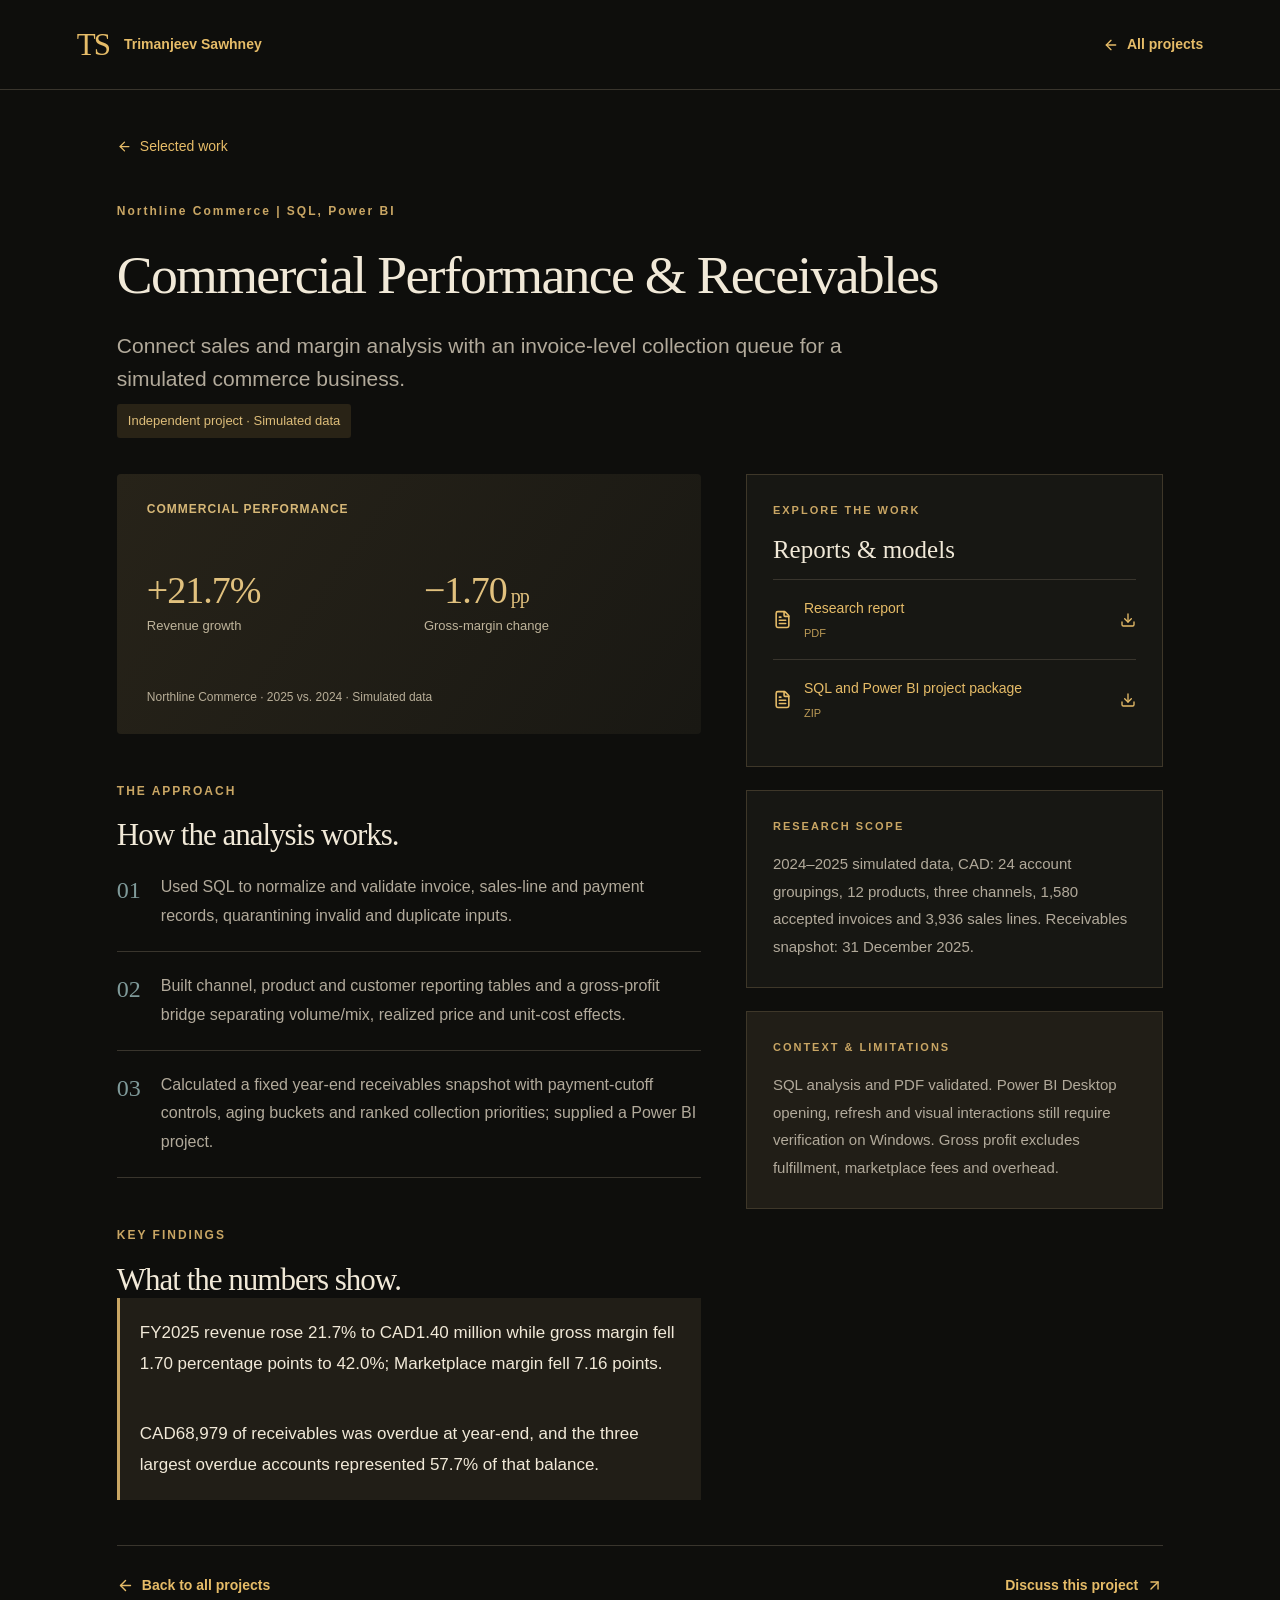
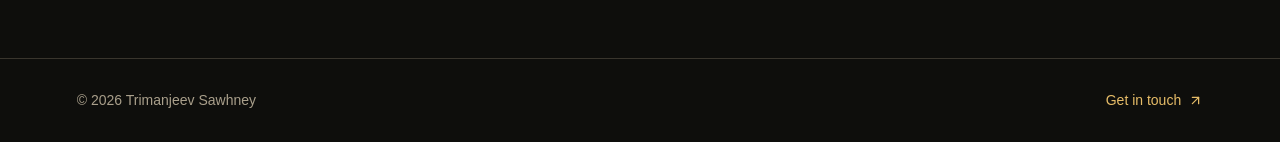
<file: projects/commercial-receivables/index.html>
<!DOCTYPE html><html lang="en"><head><meta charSet="utf-8"/><meta name="viewport" content="width=device-width, initial-scale=1"/><link rel="stylesheet" href="/_next/static/css/index.a9u_FDyj.css" data-rsc-css-href="/_next/static/css/index.a9u_FDyj.css" data-precedence="vite-rsc/importer-resources"/><link rel="modulepreload" fetchPriority="low" href="/_next/static/chunks/index-CP5zxfFi.js"/><script src="/_next/static/chunks/rolldown-runtime-C60lm6uB.js" type="module" async=""></script><script src="/_next/static/chunks/framework-D_rUT4EX.js" type="module" async=""></script><link rel="modulepreload" href="/_next/static/chunks/layout-segment-context-zxYEhEG_.js" crossorigin=""/><link rel="modulepreload" href="/_next/static/chunks/Icon-DGqOihj9.js" crossorigin=""/><title>Commercial Performance &amp; Receivables | Trimanjeev Sawhney</title><meta name="description" content="Connect sales and margin analysis with an invoice-level collection queue for a simulated commerce business."/><link rel="icon" href="/favicon.svg"/><script>Object.assign(((self[Symbol.for("vinext.navigationRuntime")]??={bootstrap:{routeManifest:null},functions:{}}).bootstrap.rsc??={rsc:[]}),{params:{"slug":"commercial-receivables"},nav:{"pathname":"/projects/commercial-receivables","searchParams":[]}})</script><link rel="modulepreload" href="/_next/static/chunks/index-CP5zxfFi.js" />
</head><body><a class="skip-link" href="#main">Skip to content</a><header class="site-header"><a class="wordmark" href="/" aria-label="Trimanjeev Sawhney home">TS<span>Trimanjeev Sawhney</span></a><a class="text-link" href="/#projects"><svg xmlns="http://www.w3.org/2000/svg" width="16" height="16" viewBox="0 0 24 24" fill="none" stroke="currentColor" stroke-width="2" stroke-linecap="round" stroke-linejoin="round" class="lucide lucide-arrow-left" aria-hidden="true"><path d="m12 19-7-7 7-7"></path><path d="M19 12H5"></path></svg>All projects</a></header><main id="main" class="case-main"><a class="case-back" href="/#projects"><svg xmlns="http://www.w3.org/2000/svg" width="15" height="15" viewBox="0 0 24 24" fill="none" stroke="currentColor" stroke-width="2" stroke-linecap="round" stroke-linejoin="round" class="lucide lucide-arrow-left" aria-hidden="true"><path d="m12 19-7-7 7-7"></path><path d="M19 12H5"></path></svg> Selected work</a><p class="eyebrow">Northline Commerce | SQL, Power BI</p><h1 class="case-title">Commercial Performance &amp; Receivables</h1><p class="case-purpose">Connect sales and margin analysis with an invoice-level collection queue for a simulated commerce business.</p><div class="case-label">Independent project · Simulated data</div><div class="case-layout"><div><div class="project-visual commercial"><span>COMMERCIAL PERFORMANCE</span><div class="commercial-metrics"><div><strong>+21.7%</strong><span>Revenue growth</span></div><div><strong>−1.70<span>pp</span></strong><span>Gross-margin change</span></div></div><small>Northline Commerce · 2025 vs. 2024 · Simulated data</small></div><section class="case-section"><p class="eyebrow">THE APPROACH</p><h2>How the analysis works.</h2><ol><li><span>0<!-- -->1</span><p>Used SQL to normalize and validate invoice, sales-line and payment records, quarantining invalid and duplicate inputs.</p></li><li><span>0<!-- -->2</span><p>Built channel, product and customer reporting tables and a gross-profit bridge separating volume/mix, realized price and unit-cost effects.</p></li><li><span>0<!-- -->3</span><p>Calculated a fixed year-end receivables snapshot with payment-cutoff controls, aging buckets and ranked collection priorities; supplied a Power BI project.</p></li></ol></section><section class="case-section"><p class="eyebrow">KEY FINDINGS</p><h2>What the numbers show.</h2><p class="finding">FY2025 revenue rose 21.7% to CAD1.40 million while gross margin fell 1.70 percentage points to 42.0%; Marketplace margin fell 7.16 points.</p><p class="finding">CAD68,979 of receivables was overdue at year-end, and the three largest overdue accounts represented 57.7% of that balance.</p></section></div><aside class="case-sidebar"><section><p class="eyebrow">EXPLORE THE WORK</p><h3>Reports &amp; models</h3><div class="download-list"><a href="/downloads/commercial-performance-research-report.pdf" target="_blank" rel="noreferrer"><svg xmlns="http://www.w3.org/2000/svg" width="19" height="19" viewBox="0 0 24 24" fill="none" stroke="currentColor" stroke-width="2" stroke-linecap="round" stroke-linejoin="round" class="lucide lucide-file-text" aria-hidden="true"><path d="M6 22a2 2 0 0 1-2-2V4a2 2 0 0 1 2-2h8a2.4 2.4 0 0 1 1.704.706l3.588 3.588A2.4 2.4 0 0 1 20 8v12a2 2 0 0 1-2 2z"></path><path d="M14 2v5a1 1 0 0 0 1 1h5"></path><path d="M10 9H8"></path><path d="M16 13H8"></path><path d="M16 17H8"></path></svg><span>Research report<small>PDF</small></span><svg xmlns="http://www.w3.org/2000/svg" width="16" height="16" viewBox="0 0 24 24" fill="none" stroke="currentColor" stroke-width="2" stroke-linecap="round" stroke-linejoin="round" class="lucide lucide-download" aria-hidden="true"><path d="M12 15V3"></path><path d="M21 15v4a2 2 0 0 1-2 2H5a2 2 0 0 1-2-2v-4"></path><path d="m7 10 5 5 5-5"></path></svg></a><a href="/downloads/commercial-performance-project-package.zip" rel="noreferrer"><svg xmlns="http://www.w3.org/2000/svg" width="19" height="19" viewBox="0 0 24 24" fill="none" stroke="currentColor" stroke-width="2" stroke-linecap="round" stroke-linejoin="round" class="lucide lucide-file-text" aria-hidden="true"><path d="M6 22a2 2 0 0 1-2-2V4a2 2 0 0 1 2-2h8a2.4 2.4 0 0 1 1.704.706l3.588 3.588A2.4 2.4 0 0 1 20 8v12a2 2 0 0 1-2 2z"></path><path d="M14 2v5a1 1 0 0 0 1 1h5"></path><path d="M10 9H8"></path><path d="M16 13H8"></path><path d="M16 17H8"></path></svg><span>SQL and Power BI project package<small>ZIP</small></span><svg xmlns="http://www.w3.org/2000/svg" width="16" height="16" viewBox="0 0 24 24" fill="none" stroke="currentColor" stroke-width="2" stroke-linecap="round" stroke-linejoin="round" class="lucide lucide-download" aria-hidden="true"><path d="M12 15V3"></path><path d="M21 15v4a2 2 0 0 1-2 2H5a2 2 0 0 1-2-2v-4"></path><path d="m7 10 5 5 5-5"></path></svg></a></div></section><section><p class="eyebrow">RESEARCH SCOPE</p><p>2024–2025 simulated data, CAD: 24 account groupings, 12 products, three channels, 1,580 accepted invoices and 3,936 sales lines. Receivables snapshot: 31 December 2025.</p></section><section class="scope-note"><p class="eyebrow">CONTEXT &amp; LIMITATIONS</p><p>SQL analysis and PDF validated. Power BI Desktop opening, refresh and visual interactions still require verification on Windows. Gross profit excludes fulfillment, marketplace fees and overhead.</p></section></aside></div><div class="case-bottom"><a class="text-link" href="/#projects"><svg xmlns="http://www.w3.org/2000/svg" width="17" height="17" viewBox="0 0 24 24" fill="none" stroke="currentColor" stroke-width="2" stroke-linecap="round" stroke-linejoin="round" class="lucide lucide-arrow-left" aria-hidden="true"><path d="m12 19-7-7 7-7"></path><path d="M19 12H5"></path></svg>Back to all projects</a><a class="text-link" href="mailto:trimanjeev42@gmail.com">Discuss this project<svg xmlns="http://www.w3.org/2000/svg" width="17" height="17" viewBox="0 0 24 24" fill="none" stroke="currentColor" stroke-width="2" stroke-linecap="round" stroke-linejoin="round" class="lucide lucide-arrow-up-right" aria-hidden="true"><path d="M7 7h10v10"></path><path d="M7 17 17 7"></path></svg></a></div></main><footer><span>© 2026 Trimanjeev Sawhney</span><a href="/#contact">Get in touch<svg xmlns="http://www.w3.org/2000/svg" width="15" height="15" viewBox="0 0 24 24" fill="none" stroke="currentColor" stroke-width="2" stroke-linecap="round" stroke-linejoin="round" class="lucide lucide-arrow-up-right" aria-hidden="true"><path d="M7 7h10v10"></path><path d="M7 17 17 7"></path></svg></a></footer><script type="module" src="/_next/static/chunks/index-CP5zxfFi.js" id="_R_" async=""></script><script>((self[Symbol.for("vinext.navigationRuntime")]??={bootstrap:{routeManifest:null},functions:{}}).bootstrap.rsc??={rsc:[]}).rsc.push("0:{\"page:/projects/commercial-receivables\":\"$L1\",\"layout:/\":\"$L2\",\"route:/projects/commercial-receivables\":\"$L3\",\"__route\":\"route:/projects/commercial-receivables\",\"__interceptionContext\":null,\"__layoutIds\":[\"layout:/\"],\"__rootLayout\":\"/\",\"__bfcacheSegmentIdentities\":{\"layout:/\":\"[\\\"layout\\\",\\\"layout:/\\\",\\\"root-boundary:/\\\",\\\"\\\"]\",\"page:/projects/commercial-receivables\":\"[\\\"page\\\",\\\"page:/projects/:slug\\\",\\\"root-boundary:/\\\",\\\"[\\\\\\\"projects\\\\\\\",\\\\\\\"slug|commercial-receivables|d\\\\\\\"]\\\"]\"},\"__srcPage\":[\"projects\",\"[slug]\",\"page\"],\"__layoutFlags\":{\"layout:/\":\"s\"},\"__artifactCompatibility\":{\"schemaVersion\":1,\"graphVersion\":\"app-route-graph:e2b6660f752f1534\",\"deploymentVersion\":\"8dbbdcda-cf13-473e-9211-24fe27e4832a\",\"appElementsSchemaVersion\":1,\"rscPayloadSchemaVersion\":1,\"rootBoundaryId\":\"/\",\"renderEpoch\":null}}\n")</script><script>((self[Symbol.for("vinext.navigationRuntime")]??={bootstrap:{routeManifest:null},functions:{}}).bootstrap.rsc??={rsc:[]}).rsc.push("4:I[\"8c0f216c4604\",[],\"Children\",1]\n")</script><script>((self[Symbol.for("vinext.navigationRuntime")]??={bootstrap:{routeManifest:null},functions:{}}).bootstrap.rsc??={rsc:[]}).rsc.push("5:I[\"593f344dc510\",[],\"GlobalErrorBoundary\",1]\n")</script><script>((self[Symbol.for("vinext.navigationRuntime")]??={bootstrap:{routeManifest:null},functions:{}}).bootstrap.rsc??={rsc:[]}).rsc.push("6:I[\"0b874ad30386\",[],\"default\",1]\n")</script><script>((self[Symbol.for("vinext.navigationRuntime")]??={bootstrap:{routeManifest:null},functions:{}}).bootstrap.rsc??={rsc:[]}).rsc.push("7:I[\"593f344dc510\",[],\"ErrorBoundary\",1]\n")</script><script>((self[Symbol.for("vinext.navigationRuntime")]??={bootstrap:{routeManifest:null},functions:{}}).bootstrap.rsc??={rsc:[]}).rsc.push("8:I[\"15c18cfaeeff\",[],\"LayoutSegmentProvider\",1]\n")</script><script>((self[Symbol.for("vinext.navigationRuntime")]??={bootstrap:{routeManifest:null},functions:{}}).bootstrap.rsc??={rsc:[]}).rsc.push("9:I[\"8c0f216c4604\",[],\"Slot\",1]\n")</script><script>((self[Symbol.for("vinext.navigationRuntime")]??={bootstrap:{routeManifest:null},functions:{}}).bootstrap.rsc??={rsc:[]}).rsc.push("a:I[\"593f344dc510\",[],\"NotFoundBoundary\",1]\n")</script><script>((self[Symbol.for("vinext.navigationRuntime")]??={bootstrap:{routeManifest:null},functions:{}}).bootstrap.rsc??={rsc:[]}).rsc.push("b:I[\"339f946bc456\",[],\"default\",1]\n")</script><script>((self[Symbol.for("vinext.navigationRuntime")]??={bootstrap:{routeManifest:null},functions:{}}).bootstrap.rsc??={rsc:[]}).rsc.push("c:I[\"9276801271d6\",[],\"AppRouterScrollTarget\",1]\n")</script><script>((self[Symbol.for("vinext.navigationRuntime")]??={bootstrap:{routeManifest:null},functions:{}}).bootstrap.rsc??={rsc:[]}).rsc.push("d:I[\"593f344dc510\",[],\"RedirectBoundary\",1]\n")</script><script>((self[Symbol.for("vinext.navigationRuntime")]??={bootstrap:{routeManifest:null},functions:{}}).bootstrap.rsc??={rsc:[]}).rsc.push(":HL[\"/_next/static/css/index.a9u_FDyj.css\",\"style\"     ]\n")</script><script>((self[Symbol.for("vinext.navigationRuntime")]??={bootstrap:{routeManifest:null},functions:{}}).bootstrap.rsc??={rsc:[]}).rsc.push("2:[[[\"$\",\"link\",\"css:/_next/static/css/index.a9u_FDyj.css\",{\"rel\":\"stylesheet\",\"precedence\":\"vite-rsc/importer-resources\",\"href\":\"/_next/static/css/index.a9u_FDyj.css\",\"data-rsc-css-href\":\"/_next/static/css/index.a9u_FDyj.css\"}],\"$undefined\"],[\"$\",\"html\",null,{\"lang\":\"en\",\"children\":[\"$\",\"body\",null,{\"children\":[\"$\",\"$L4\",null,{}]}]}]]\n")</script><script>((self[Symbol.for("vinext.navigationRuntime")]??={bootstrap:{routeManifest:null},functions:{}}).bootstrap.rsc??={rsc:[]}).rsc.push("3:[[[\"$\",\"meta\",null,{\"charSet\":\"utf-8\"}],[[\"$\",\"title\",\"0\",{\"children\":\"Commercial Performance \u0026 Receivables | Trimanjeev Sawhney\"}],[\"$\",\"meta\",\"1\",{\"name\":\"description\",\"content\":\"Connect sales and margin analysis with an invoice-level collection queue for a simulated commerce business.\"}],[\"$\",\"link\",\"2\",{\"data-vinext-streamed-icon\":\"$undefined\",\"rel\":\"icon\",\"href\":\"/favicon.svg\",\"type\":\"$undefined\",\"sizes\":\"$undefined\",\"color\":\"$undefined\",\"media\":\"$undefined\",\"fetchPriority\":\"$undefined\"}]],[[\"$\",\"meta\",\"0\",{\"name\":\"viewport\",\"content\":\"width=device-width, initial-scale=1\"}]]],[\"$\",\"$L5\",null,{\"fallback\":\"$6\",\"children\":[\"$\",\"$L7\",null,{\"fallback\":\"$6\",\"children\":[\"$\",\"$L8\",null,{\"providerId\":\"layout:/\",\"segmentMap\":{\"children\":[\"projects\",\"commercial-receivables\"]},\"children\":[\"$\",\"$L9\",null,{\"id\":\"layout:/\",\"parallelSlots\":\"$undefined\",\"children\":[\"$\",\"$La\",null,{\"resetKey\":\"projects\",\"fallback\":[\"$\",\"main\",null,{\"className\":\"not-found\",\"children\":[[\"$\",\"a\",null,{\"className\":\"wordmark\",\"href\":\"/\",\"aria-label\":\"Trimanjeev Sawhney home\",\"children\":[\"TS\",[\"$\",\"span\",null,{\"children\":\"Trimanjeev Sawhney\"}]]}],[\"$\",\"p\",null,{\"className\":\"eyebrow\",\"children\":\"PAGE NOT FOUND\"}],[\"$\",\"h1\",null,{\"children\":[\"Let’s get you\",[\"$\",\"br\",null,{}],[\"$\",\"em\",null,{\"children\":\"back to the work.\"}]]}],[\"$\",\"p\",null,{\"children\":\"This page may have moved. Explore the projects or return to the homepage.\"}],[\"$\",\"a\",null,{\"className\":\"button\",\"href\":\"/#projects\",\"children\":[[\"$\",\"$Lb\",null,{\"ref\":\"$undefined\",\"iconNode\":[[\"path\",{\"d\":\"m12 19-7-7 7-7\",\"key\":\"1l729n\"}],[\"path\",{\"d\":\"M19 12H5\",\"key\":\"x3x0zl\"}]],\"className\":\"lucide-arrow-left\",\"size\":17}],\"View projects\"]}]]}],\"children\":[\"$\",\"$La\",null,{\"resetKey\":\"[\\\"projects\\\",\\\"slug|commercial-receivables|d\\\"]\",\"fallback\":[\"$\",\"main\",null,{\"className\":\"not-found\",\"children\":[[\"$\",\"a\",null,{\"className\":\"wordmark\",\"href\":\"/\",\"aria-label\":\"Trimanjeev Sawhney home\",\"children\":[\"TS\",[\"$\",\"span\",null,{\"children\":\"Trimanjeev Sawhney\"}]]}],[\"$\",\"p\",null,{\"className\":\"eyebrow\",\"children\":\"PAGE NOT FOUND\"}],[\"$\",\"h1\",null,{\"children\":[\"Let’s get you\",[\"$\",\"br\",null,{}],[\"$\",\"em\",null,{\"children\":\"back to the work.\"}]]}],[\"$\",\"p\",null,{\"children\":\"This page may have moved. Explore the projects or return to the homepage.\"}],[\"$\",\"a\",null,{\"className\":\"button\",\"href\":\"/#projects\",\"children\":[[\"$\",\"$Lb\",null,{\"ref\":\"$undefined\",\"iconNode\":\"$3:1:props:children:props:children:props:children:props:children:props:fallback:props:children:4:props:children:0:props:iconNode\",\"className\":\"lucide-arrow-left\",\"size\":17}],\"View projects\"]}]]}],\"children\":[\"$\",\"$Lc\",null,{\"children\":[\"$\",\"$Ld\",null,{\"children\":[[\"$\",\"$L8\",null,{\"providerId\":\"page:/projects/commercial-receivables\",\"segmentMap\":{\"children\":[\"__PAGE__\"]},\"children\":[\"$\",\"$L9\",null,{\"id\":\"page:/projects/commercial-receivables\"}]}],null]}]}]}]}]}]}]}]}],null,null]\n")</script><script>((self[Symbol.for("vinext.navigationRuntime")]??={bootstrap:{routeManifest:null},functions:{}}).bootstrap.rsc??={rsc:[]}).rsc.push("1:[[\"$\",\"a\",null,{\"className\":\"skip-link\",\"href\":\"#main\",\"children\":\"Skip to content\"}],[\"$\",\"header\",null,{\"className\":\"site-header\",\"children\":[[\"$\",\"a\",null,{\"className\":\"wordmark\",\"href\":\"/\",\"aria-label\":\"Trimanjeev Sawhney home\",\"children\":[\"TS\",[\"$\",\"span\",null,{\"children\":\"Trimanjeev Sawhney\"}]]}],[\"$\",\"a\",null,{\"className\":\"text-link\",\"href\":\"/#projects\",\"children\":[[\"$\",\"$Lb\",null,{\"ref\":\"$undefined\",\"iconNode\":\"$3:1:props:children:props:children:props:children:props:children:props:fallback:props:children:4:props:children:0:props:iconNode\",\"className\":\"lucide-arrow-left\",\"size\":16}],\"All projects\"]}]]}],[\"$\",\"main\",null,{\"id\":\"main\",\"className\":\"case-main\",\"children\":[[\"$\",\"a\",null,{\"className\":\"case-back\",\"href\":\"/#projects\",\"children\":[[\"$\",\"$Lb\",null,{\"ref\":\"$undefined\",\"iconNode\":\"$3:1:props:children:props:children:props:children:props:children:props:fallback:props:children:4:props:children:0:props:iconNode\",\"className\":\"lucide-arrow-left\",\"size\":15}],\" Selected work\"]}],[\"$\",\"p\",null,{\"className\":\"eyebrow\",\"children\":\"Northline Commerce | SQL, Power BI\"}],[\"$\",\"h1\",null,{\"className\":\"case-title\",\"children\":\"Commercial Performance \u0026 Receivables\"}],[\"$\",\"p\",null,{\"className\":\"case-purpose\",\"children\":\"Connect sales and margin analysis with an invoice-level collection queue for a simulated commerce business.\"}],[\"$\",\"div\",null,{\"className\":\"case-label\",\"children\":\"Independent project · Simulated data\"}],[\"$\",\"div\",null,{\"className\":\"case-layout\",\"children\":[[\"$\",\"div\",null,{\"children\":[[\"$\",\"div\",null,{\"className\":\"project-visual commercial\",\"children\":[[\"$\",\"span\",null,{\"children\":\"COMMERCIAL PERFORMANCE\"}],[\"$\",\"div\",null,{\"className\":\"commercial-metrics\",\"children\":[[\"$\",\"div\",null,{\"children\":[[\"$\",\"strong\",null,{\"children\":\"+21.7%\"}],[\"$\",\"span\",null,{\"children\":\"Revenue growth\"}]]}],[\"$\",\"div\",null,{\"children\":[[\"$\",\"strong\",null,{\"children\":[\"−1.70\",[\"$\",\"span\",null,{\"children\":\"pp\"}]]}],[\"$\",\"span\",null,{\"children\":\"Gross-margin change\"}]]}]]}],[\"$\",\"small\",null,{\"children\":\"Northline Commerce · 2025 vs. 2024 · Simulated data\"}]]}],[\"$\",\"section\",null,{\"className\":\"case-section\",\"children\":[[\"$\",\"p\",null,{\"className\":\"eyebrow\",\"children\":\"THE APPROACH\"}],[\"$\",\"h2\",null,{\"children\":\"How the analysis works.\"}],[\"$\",\"ol\",null,{\"children\":[[\"$\",\"li\",\"Used SQL to normalize and validate invoice, sales-line and payment records, quarantining invalid and duplicate inputs.\",{\"children\":[[\"$\",\"span\",null,{\"children\":[\"0\",1]}],[\"$\",\"p\",null,{\"children\":\"Used SQL to normalize and validate invoice, sales-line and payment records, quarantining invalid and duplicate inputs.\"}]]}],[\"$\",\"li\",\"Built channel, product and customer reporting tables and a gross-profit bridge separating volume/mix, realized price and unit-cost effects.\",{\"children\":[[\"$\",\"span\",null,{\"children\":[\"0\",2]}],[\"$\",\"p\",null,{\"children\":\"Built channel, product and customer reporting tables and a gross-profit bridge separating volume/mix, realized price and unit-cost effects.\"}]]}],[\"$\",\"li\",\"Calculated a fixed year-end receivables snapshot with payment-cutoff controls, aging buckets and ranked collection priorities; supplied a Power BI project.\",{\"children\":[[\"$\",\"span\",null,{\"children\":[\"0\",3]}],[\"$\",\"p\",null,{\"children\":\"Calculated a fixed year-end receivables snapshot with payment-cutoff controls, aging buckets and ranked collection priorities; supplied a Power BI project.\"}]]}]]}]]}],[\"$\",\"section\",null,{\"className\":\"case-section\",\"children\":[[\"$\",\"p\",null,{\"className\":\"eyebrow\",\"children\":\"KEY FINDINGS\"}],[\"$\",\"h2\",null,{\"children\":\"What the numbers show.\"}],[[\"$\",\"p\",\"FY2025 revenue rose 21.7% to CAD1.40 million while gross margin fell 1.70 percentage points to 42.0%; Marketplace margin fell 7.16 points.\",{\"className\":\"finding\",\"children\":\"FY2025 revenue rose 21.7% to CAD1.40 million while gross margin fell 1.70 percentage points to 42.0%; Marketplace margin fell 7.16 points.\"}],[\"$\",\"p\",\"CAD68,979 of receivables was overdue at year-end, and the three largest overdue accounts represented 57.7% of that balance.\",{\"className\":\"finding\",\"children\":\"CAD68,979 of receivables was overdue at year-end, and the three largest overdue accounts represented 57.7% of that balance.\"}]]]}]]}],[\"$\",\"aside\",null,{\"className\":\"case-sidebar\",\"children\":[[\"$\",\"section\",null,{\"children\":[[\"$\",\"p\",null,{\"className\":\"eyebrow\",\"children\":\"EXPLORE THE WORK\"}],[\"$\",\"h3\",null,{\"children\":\"Reports \u0026 models\"}],false,[\"$\",\"div\",null,{\"className\":\"download-list\",\"children\":[\"$Le\",\"$Lf\"]}],false]}],\"$L10\",\"$L11\"]}]]}],\"$L12\"]}],\"$L13\"]\n")</script><script>((self[Symbol.for("vinext.navigationRuntime")]??={bootstrap:{routeManifest:null},functions:{}}).bootstrap.rsc??={rsc:[]}).rsc.push("e:[\"$\",\"a\",\"/downloads/commercial-performance-research-report.pdf\",{\"href\":\"/downloads/commercial-performance-research-report.pdf\",\"target\":\"_blank\",\"rel\":\"noreferrer\",\"children\":[[\"$\",\"$Lb\",null,{\"ref\":\"$undefined\",\"iconNode\":[[\"path\",{\"d\":\"M6 22a2 2 0 0 1-2-2V4a2 2 0 0 1 2-2h8a2.4 2.4 0 0 1 1.704.706l3.588 3.588A2.4 2.4 0 0 1 20 8v12a2 2 0 0 1-2 2z\",\"key\":\"1oefj6\"}],[\"path\",{\"d\":\"M14 2v5a1 1 0 0 0 1 1h5\",\"key\":\"wfsgrz\"}],[\"path\",{\"d\":\"M10 9H8\",\"key\":\"b1mrlr\"}],[\"path\",{\"d\":\"M16 13H8\",\"key\":\"t4e002\"}],[\"path\",{\"d\":\"M16 17H8\",\"key\":\"z1uh3a\"}]],\"className\":\"lucide-file-text\",\"size\":19}],[\"$\",\"span\",null,{\"children\":[\"Research report\",[\"$\",\"small\",null,{\"children\":\"PDF\"}]]}],[\"$\",\"$Lb\",null,{\"ref\":\"$undefined\",\"iconNode\":[[\"path\",{\"d\":\"M12 15V3\",\"key\":\"m9g1x1\"}],[\"path\",{\"d\":\"M21 15v4a2 2 0 0 1-2 2H5a2 2 0 0 1-2-2v-4\",\"key\":\"ih7n3h\"}],[\"path\",{\"d\":\"m7 10 5 5 5-5\",\"key\":\"brsn70\"}]],\"className\":\"lucide-download\",\"size\":16}]]}]\n")</script><script>((self[Symbol.for("vinext.navigationRuntime")]??={bootstrap:{routeManifest:null},functions:{}}).bootstrap.rsc??={rsc:[]}).rsc.push("f:[\"$\",\"a\",\"/downloads/commercial-performance-project-package.zip\",{\"href\":\"/downloads/commercial-performance-project-package.zip\",\"target\":\"$undefined\",\"rel\":\"noreferrer\",\"children\":[[\"$\",\"$Lb\",null,{\"ref\":\"$undefined\",\"iconNode\":\"$e:props:children:0:props:iconNode\",\"className\":\"lucide-file-text\",\"size\":19}],[\"$\",\"span\",null,{\"children\":[\"SQL and Power BI project package\",[\"$\",\"small\",null,{\"children\":\"ZIP\"}]]}],[\"$\",\"$Lb\",null,{\"ref\":\"$undefined\",\"iconNode\":\"$e:props:children:2:props:iconNode\",\"className\":\"lucide-download\",\"size\":16}]]}]\n")</script><script>((self[Symbol.for("vinext.navigationRuntime")]??={bootstrap:{routeManifest:null},functions:{}}).bootstrap.rsc??={rsc:[]}).rsc.push("10:[\"$\",\"section\",null,{\"children\":[[\"$\",\"p\",null,{\"className\":\"eyebrow\",\"children\":\"RESEARCH SCOPE\"}],[\"$\",\"p\",null,{\"children\":\"2024–2025 simulated data, CAD: 24 account groupings, 12 products, three channels, 1,580 accepted invoices and 3,936 sales lines. Receivables snapshot: 31 December 2025.\"}]]}]\n")</script><script>((self[Symbol.for("vinext.navigationRuntime")]??={bootstrap:{routeManifest:null},functions:{}}).bootstrap.rsc??={rsc:[]}).rsc.push("11:[\"$\",\"section\",null,{\"className\":\"scope-note\",\"children\":[[\"$\",\"p\",null,{\"className\":\"eyebrow\",\"children\":\"CONTEXT \u0026 LIMITATIONS\"}],[\"$\",\"p\",null,{\"children\":\"SQL analysis and PDF validated. Power BI Desktop opening, refresh and visual interactions still require verification on Windows. Gross profit excludes fulfillment, marketplace fees and overhead.\"}]]}]\n")</script><script>((self[Symbol.for("vinext.navigationRuntime")]??={bootstrap:{routeManifest:null},functions:{}}).bootstrap.rsc??={rsc:[]}).rsc.push("12:[\"$\",\"div\",null,{\"className\":\"case-bottom\",\"children\":[[\"$\",\"a\",null,{\"className\":\"text-link\",\"href\":\"/#projects\",\"children\":[[\"$\",\"$Lb\",null,{\"ref\":\"$undefined\",\"iconNode\":\"$3:1:props:children:props:children:props:children:props:children:props:fallback:props:children:4:props:children:0:props:iconNode\",\"className\":\"lucide-arrow-left\",\"size\":17}],\"Back to all projects\"]}],[\"$\",\"a\",null,{\"className\":\"text-link\",\"href\":\"mailto:trimanjeev42@gmail.com\",\"children\":[\"Discuss this project\",[\"$\",\"$Lb\",null,{\"ref\":\"$undefined\",\"iconNode\":[[\"path\",{\"d\":\"M7 7h10v10\",\"key\":\"1tivn9\"}],[\"path\",{\"d\":\"M7 17 17 7\",\"key\":\"1vkiza\"}]],\"className\":\"lucide-arrow-up-right\",\"size\":17}]]}]]}]\n")</script><script>((self[Symbol.for("vinext.navigationRuntime")]??={bootstrap:{routeManifest:null},functions:{}}).bootstrap.rsc??={rsc:[]}).rsc.push("13:[\"$\",\"footer\",null,{\"children\":[[\"$\",\"span\",null,{\"children\":\"© 2026 Trimanjeev Sawhney\"}],[\"$\",\"a\",null,{\"href\":\"/#contact\",\"children\":[\"Get in touch\",[\"$\",\"$Lb\",null,{\"ref\":\"$undefined\",\"iconNode\":\"$12:props:children:1:props:children:1:props:iconNode\",\"className\":\"lucide-arrow-up-right\",\"size\":15}]]}]]}]\n")</script><script>Object.assign(((self[Symbol.for("vinext.navigationRuntime")]??={bootstrap:{routeManifest:null},functions:{}}).bootstrap.rsc??={rsc:[]}),{"initialCacheKind":"static"});((self[Symbol.for("vinext.navigationRuntime")]??={bootstrap:{routeManifest:null},functions:{}}).bootstrap.rsc??={rsc:[]}).done=true</script></body></html>
</file>
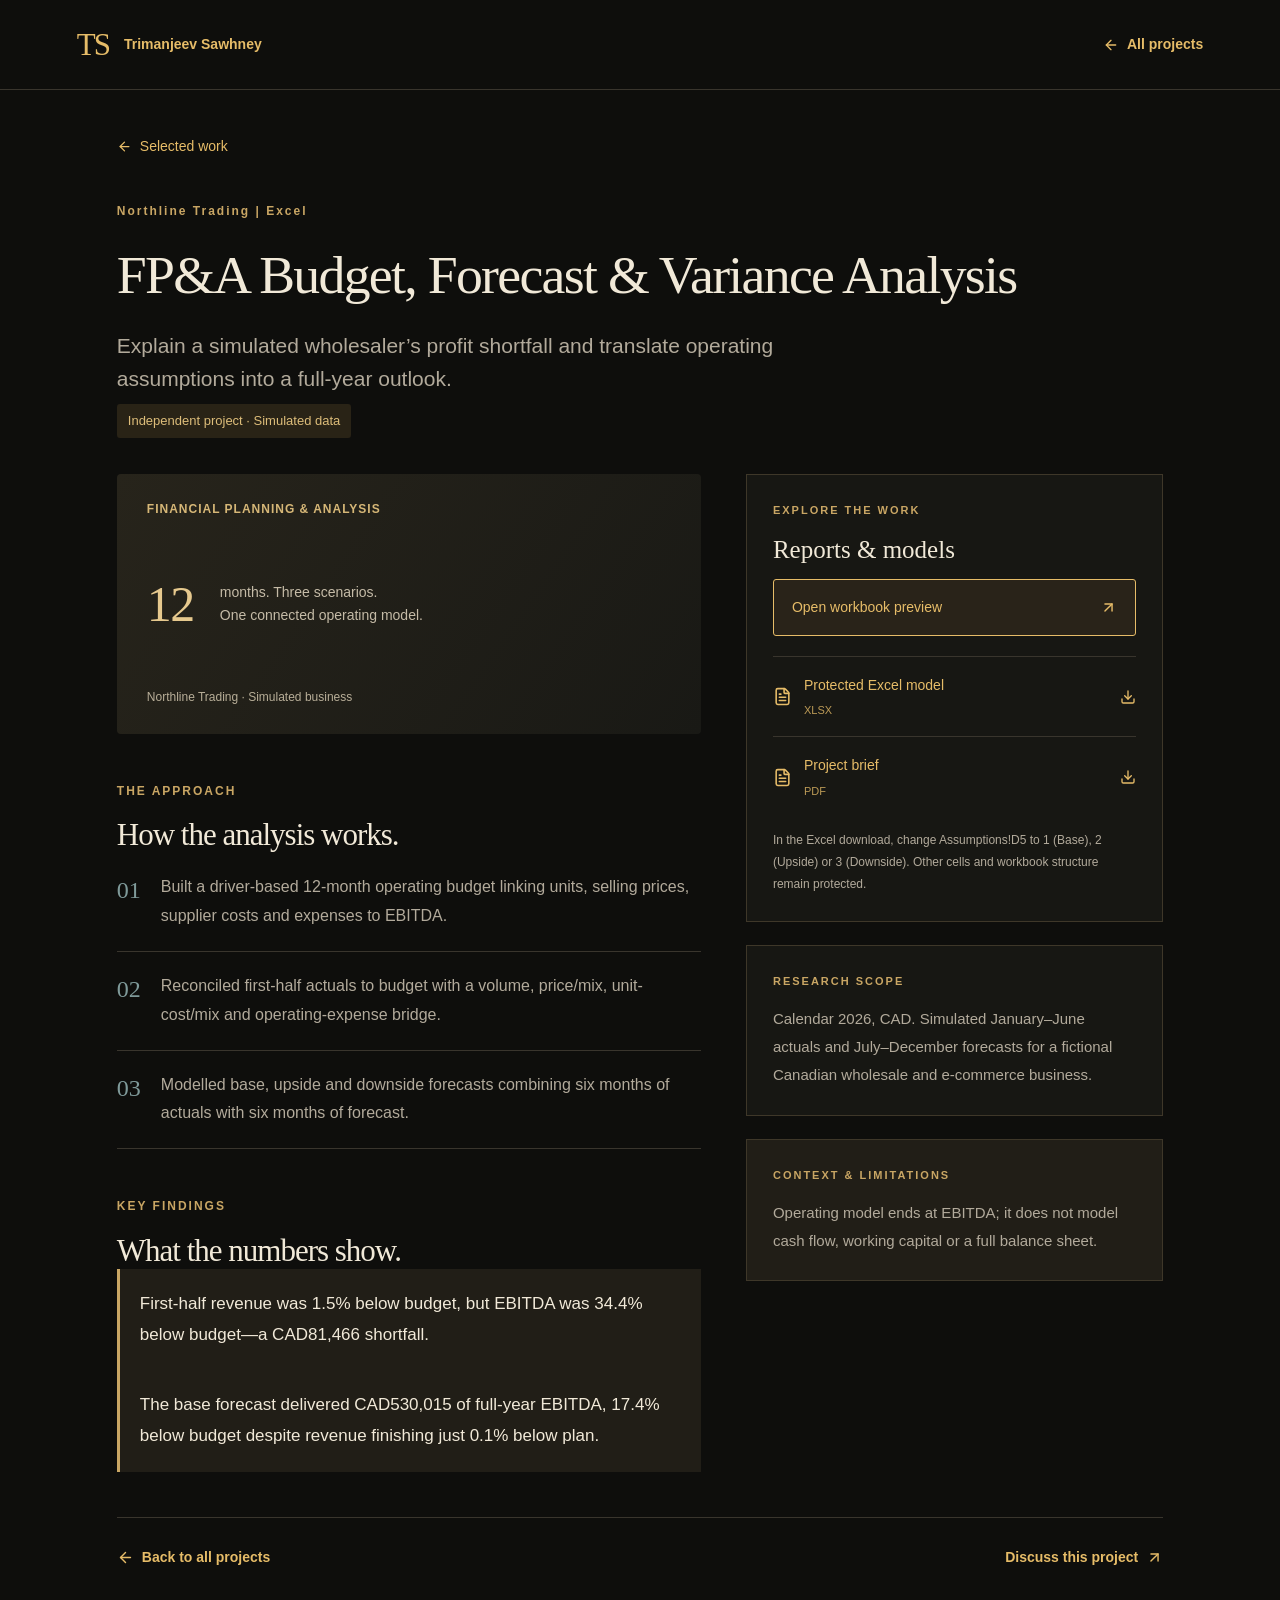
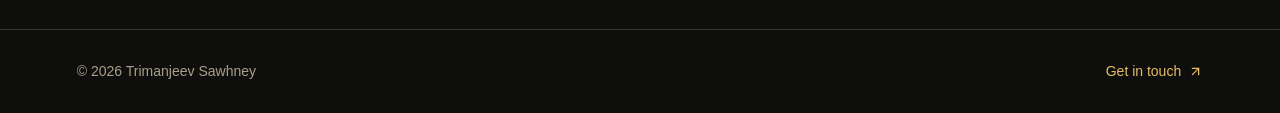
<file: projects/fpa-budget-forecast/index.html>
<!DOCTYPE html><html lang="en"><head><meta charSet="utf-8"/><meta name="viewport" content="width=device-width, initial-scale=1"/><link rel="stylesheet" href="/_next/static/css/index.a9u_FDyj.css" data-rsc-css-href="/_next/static/css/index.a9u_FDyj.css" data-precedence="vite-rsc/importer-resources"/><link rel="modulepreload" fetchPriority="low" href="/_next/static/chunks/index-CP5zxfFi.js"/><script src="/_next/static/chunks/rolldown-runtime-C60lm6uB.js" type="module" async=""></script><script src="/_next/static/chunks/framework-D_rUT4EX.js" type="module" async=""></script><link rel="modulepreload" href="/_next/static/chunks/layout-segment-context-zxYEhEG_.js" crossorigin=""/><link rel="modulepreload" href="/_next/static/chunks/Icon-DGqOihj9.js" crossorigin=""/><title>FP&amp;A Budget, Forecast &amp; Variance Analysis | Trimanjeev Sawhney</title><meta name="description" content="Explain a simulated wholesaler’s profit shortfall and translate operating assumptions into a full-year outlook."/><link rel="icon" href="/favicon.svg"/><script>Object.assign(((self[Symbol.for("vinext.navigationRuntime")]??={bootstrap:{routeManifest:null},functions:{}}).bootstrap.rsc??={rsc:[]}),{params:{"slug":"fpa-budget-forecast"},nav:{"pathname":"/projects/fpa-budget-forecast","searchParams":[]}})</script><link rel="modulepreload" href="/_next/static/chunks/index-CP5zxfFi.js" />
</head><body><a class="skip-link" href="#main">Skip to content</a><header class="site-header"><a class="wordmark" href="/" aria-label="Trimanjeev Sawhney home">TS<span>Trimanjeev Sawhney</span></a><a class="text-link" href="/#projects"><svg xmlns="http://www.w3.org/2000/svg" width="16" height="16" viewBox="0 0 24 24" fill="none" stroke="currentColor" stroke-width="2" stroke-linecap="round" stroke-linejoin="round" class="lucide lucide-arrow-left" aria-hidden="true"><path d="m12 19-7-7 7-7"></path><path d="M19 12H5"></path></svg>All projects</a></header><main id="main" class="case-main"><a class="case-back" href="/#projects"><svg xmlns="http://www.w3.org/2000/svg" width="15" height="15" viewBox="0 0 24 24" fill="none" stroke="currentColor" stroke-width="2" stroke-linecap="round" stroke-linejoin="round" class="lucide lucide-arrow-left" aria-hidden="true"><path d="m12 19-7-7 7-7"></path><path d="M19 12H5"></path></svg> Selected work</a><p class="eyebrow">Northline Trading | Excel</p><h1 class="case-title">FP&amp;A Budget, Forecast &amp; Variance Analysis</h1><p class="case-purpose">Explain a simulated wholesaler’s profit shortfall and translate operating assumptions into a full-year outlook.</p><div class="case-label">Independent project · Simulated data</div><div class="case-layout"><div><div class="project-visual forecast"><span>FINANCIAL PLANNING &amp; ANALYSIS</span><div class="visual-number">12<span>months. Three scenarios.<br/>One connected operating model.</span></div><small>Northline Trading · Simulated business</small></div><section class="case-section"><p class="eyebrow">THE APPROACH</p><h2>How the analysis works.</h2><ol><li><span>0<!-- -->1</span><p>Built a driver-based 12-month operating budget linking units, selling prices, supplier costs and expenses to EBITDA.</p></li><li><span>0<!-- -->2</span><p>Reconciled first-half actuals to budget with a volume, price/mix, unit-cost/mix and operating-expense bridge.</p></li><li><span>0<!-- -->3</span><p>Modelled base, upside and downside forecasts combining six months of actuals with six months of forecast.</p></li></ol></section><section class="case-section"><p class="eyebrow">KEY FINDINGS</p><h2>What the numbers show.</h2><p class="finding">First-half revenue was 1.5% below budget, but EBITDA was 34.4% below budget—a CAD81,466 shortfall.</p><p class="finding">The base forecast delivered CAD530,015 of full-year EBITDA, 17.4% below budget despite revenue finishing just 0.1% below plan.</p></section></div><aside class="case-sidebar"><section><p class="eyebrow">EXPLORE THE WORK</p><h3>Reports &amp; models</h3><a class="workbook-preview-link" href="/projects/fpa-budget-forecast/workbook">Open workbook preview<svg xmlns="http://www.w3.org/2000/svg" width="17" height="17" viewBox="0 0 24 24" fill="none" stroke="currentColor" stroke-width="2" stroke-linecap="round" stroke-linejoin="round" class="lucide lucide-arrow-up-right" aria-hidden="true"><path d="M7 7h10v10"></path><path d="M7 17 17 7"></path></svg></a><div class="download-list"><a href="/downloads/northline-trading-fpa-budget-and-forecast.xlsx" rel="noreferrer"><svg xmlns="http://www.w3.org/2000/svg" width="19" height="19" viewBox="0 0 24 24" fill="none" stroke="currentColor" stroke-width="2" stroke-linecap="round" stroke-linejoin="round" class="lucide lucide-file-text" aria-hidden="true"><path d="M6 22a2 2 0 0 1-2-2V4a2 2 0 0 1 2-2h8a2.4 2.4 0 0 1 1.704.706l3.588 3.588A2.4 2.4 0 0 1 20 8v12a2 2 0 0 1-2 2z"></path><path d="M14 2v5a1 1 0 0 0 1 1h5"></path><path d="M10 9H8"></path><path d="M16 13H8"></path><path d="M16 17H8"></path></svg><span>Protected Excel model<small>XLSX</small></span><svg xmlns="http://www.w3.org/2000/svg" width="16" height="16" viewBox="0 0 24 24" fill="none" stroke="currentColor" stroke-width="2" stroke-linecap="round" stroke-linejoin="round" class="lucide lucide-download" aria-hidden="true"><path d="M12 15V3"></path><path d="M21 15v4a2 2 0 0 1-2 2H5a2 2 0 0 1-2-2v-4"></path><path d="m7 10 5 5 5-5"></path></svg></a><a href="/downloads/northline-trading-project-brief.pdf" target="_blank" rel="noreferrer"><svg xmlns="http://www.w3.org/2000/svg" width="19" height="19" viewBox="0 0 24 24" fill="none" stroke="currentColor" stroke-width="2" stroke-linecap="round" stroke-linejoin="round" class="lucide lucide-file-text" aria-hidden="true"><path d="M6 22a2 2 0 0 1-2-2V4a2 2 0 0 1 2-2h8a2.4 2.4 0 0 1 1.704.706l3.588 3.588A2.4 2.4 0 0 1 20 8v12a2 2 0 0 1-2 2z"></path><path d="M14 2v5a1 1 0 0 0 1 1h5"></path><path d="M10 9H8"></path><path d="M16 13H8"></path><path d="M16 17H8"></path></svg><span>Project brief<small>PDF</small></span><svg xmlns="http://www.w3.org/2000/svg" width="16" height="16" viewBox="0 0 24 24" fill="none" stroke="currentColor" stroke-width="2" stroke-linecap="round" stroke-linejoin="round" class="lucide lucide-download" aria-hidden="true"><path d="M12 15V3"></path><path d="M21 15v4a2 2 0 0 1-2 2H5a2 2 0 0 1-2-2v-4"></path><path d="m7 10 5 5 5-5"></path></svg></a></div><p class="review-copy-note">In the Excel download, change Assumptions!D5 to 1 (Base), 2 (Upside) or 3 (Downside). Other cells and workbook structure remain protected.</p></section><section><p class="eyebrow">RESEARCH SCOPE</p><p>Calendar 2026, CAD. Simulated January–June actuals and July–December forecasts for a fictional Canadian wholesale and e-commerce business.</p></section><section class="scope-note"><p class="eyebrow">CONTEXT &amp; LIMITATIONS</p><p>Operating model ends at EBITDA; it does not model cash flow, working capital or a full balance sheet.</p></section></aside></div><div class="case-bottom"><a class="text-link" href="/#projects"><svg xmlns="http://www.w3.org/2000/svg" width="17" height="17" viewBox="0 0 24 24" fill="none" stroke="currentColor" stroke-width="2" stroke-linecap="round" stroke-linejoin="round" class="lucide lucide-arrow-left" aria-hidden="true"><path d="m12 19-7-7 7-7"></path><path d="M19 12H5"></path></svg>Back to all projects</a><a class="text-link" href="mailto:trimanjeev42@gmail.com">Discuss this project<svg xmlns="http://www.w3.org/2000/svg" width="17" height="17" viewBox="0 0 24 24" fill="none" stroke="currentColor" stroke-width="2" stroke-linecap="round" stroke-linejoin="round" class="lucide lucide-arrow-up-right" aria-hidden="true"><path d="M7 7h10v10"></path><path d="M7 17 17 7"></path></svg></a></div></main><footer><span>© 2026 Trimanjeev Sawhney</span><a href="/#contact">Get in touch<svg xmlns="http://www.w3.org/2000/svg" width="15" height="15" viewBox="0 0 24 24" fill="none" stroke="currentColor" stroke-width="2" stroke-linecap="round" stroke-linejoin="round" class="lucide lucide-arrow-up-right" aria-hidden="true"><path d="M7 7h10v10"></path><path d="M7 17 17 7"></path></svg></a></footer><script type="module" src="/_next/static/chunks/index-CP5zxfFi.js" id="_R_" async=""></script><script>((self[Symbol.for("vinext.navigationRuntime")]??={bootstrap:{routeManifest:null},functions:{}}).bootstrap.rsc??={rsc:[]}).rsc.push("0:{\"page:/projects/fpa-budget-forecast\":\"$L1\",\"layout:/\":\"$L2\",\"route:/projects/fpa-budget-forecast\":\"$L3\",\"__route\":\"route:/projects/fpa-budget-forecast\",\"__interceptionContext\":null,\"__layoutIds\":[\"layout:/\"],\"__rootLayout\":\"/\",\"__bfcacheSegmentIdentities\":{\"layout:/\":\"[\\\"layout\\\",\\\"layout:/\\\",\\\"root-boundary:/\\\",\\\"\\\"]\",\"page:/projects/fpa-budget-forecast\":\"[\\\"page\\\",\\\"page:/projects/:slug\\\",\\\"root-boundary:/\\\",\\\"[\\\\\\\"projects\\\\\\\",\\\\\\\"slug|fpa-budget-forecast|d\\\\\\\"]\\\"]\"},\"__srcPage\":[\"projects\",\"[slug]\",\"page\"],\"__layoutFlags\":{\"layout:/\":\"s\"},\"__artifactCompatibility\":{\"schemaVersion\":1,\"graphVersion\":\"app-route-graph:e2b6660f752f1534\",\"deploymentVersion\":\"8dbbdcda-cf13-473e-9211-24fe27e4832a\",\"appElementsSchemaVersion\":1,\"rscPayloadSchemaVersion\":1,\"rootBoundaryId\":\"/\",\"renderEpoch\":null}}\n")</script><script>((self[Symbol.for("vinext.navigationRuntime")]??={bootstrap:{routeManifest:null},functions:{}}).bootstrap.rsc??={rsc:[]}).rsc.push("4:I[\"8c0f216c4604\",[],\"Children\",1]\n")</script><script>((self[Symbol.for("vinext.navigationRuntime")]??={bootstrap:{routeManifest:null},functions:{}}).bootstrap.rsc??={rsc:[]}).rsc.push("5:I[\"593f344dc510\",[],\"GlobalErrorBoundary\",1]\n")</script><script>((self[Symbol.for("vinext.navigationRuntime")]??={bootstrap:{routeManifest:null},functions:{}}).bootstrap.rsc??={rsc:[]}).rsc.push("6:I[\"0b874ad30386\",[],\"default\",1]\n")</script><script>((self[Symbol.for("vinext.navigationRuntime")]??={bootstrap:{routeManifest:null},functions:{}}).bootstrap.rsc??={rsc:[]}).rsc.push("7:I[\"593f344dc510\",[],\"ErrorBoundary\",1]\n")</script><script>((self[Symbol.for("vinext.navigationRuntime")]??={bootstrap:{routeManifest:null},functions:{}}).bootstrap.rsc??={rsc:[]}).rsc.push("8:I[\"15c18cfaeeff\",[],\"LayoutSegmentProvider\",1]\n")</script><script>((self[Symbol.for("vinext.navigationRuntime")]??={bootstrap:{routeManifest:null},functions:{}}).bootstrap.rsc??={rsc:[]}).rsc.push("9:I[\"8c0f216c4604\",[],\"Slot\",1]\n")</script><script>((self[Symbol.for("vinext.navigationRuntime")]??={bootstrap:{routeManifest:null},functions:{}}).bootstrap.rsc??={rsc:[]}).rsc.push("a:I[\"593f344dc510\",[],\"NotFoundBoundary\",1]\n")</script><script>((self[Symbol.for("vinext.navigationRuntime")]??={bootstrap:{routeManifest:null},functions:{}}).bootstrap.rsc??={rsc:[]}).rsc.push("b:I[\"339f946bc456\",[],\"default\",1]\n")</script><script>((self[Symbol.for("vinext.navigationRuntime")]??={bootstrap:{routeManifest:null},functions:{}}).bootstrap.rsc??={rsc:[]}).rsc.push("c:I[\"9276801271d6\",[],\"AppRouterScrollTarget\",1]\n")</script><script>((self[Symbol.for("vinext.navigationRuntime")]??={bootstrap:{routeManifest:null},functions:{}}).bootstrap.rsc??={rsc:[]}).rsc.push("d:I[\"593f344dc510\",[],\"RedirectBoundary\",1]\n")</script><script>((self[Symbol.for("vinext.navigationRuntime")]??={bootstrap:{routeManifest:null},functions:{}}).bootstrap.rsc??={rsc:[]}).rsc.push(":HL[\"/_next/static/css/index.a9u_FDyj.css\",\"style\"     ]\n")</script><script>((self[Symbol.for("vinext.navigationRuntime")]??={bootstrap:{routeManifest:null},functions:{}}).bootstrap.rsc??={rsc:[]}).rsc.push("2:[[[\"$\",\"link\",\"css:/_next/static/css/index.a9u_FDyj.css\",{\"rel\":\"stylesheet\",\"precedence\":\"vite-rsc/importer-resources\",\"href\":\"/_next/static/css/index.a9u_FDyj.css\",\"data-rsc-css-href\":\"/_next/static/css/index.a9u_FDyj.css\"}],\"$undefined\"],[\"$\",\"html\",null,{\"lang\":\"en\",\"children\":[\"$\",\"body\",null,{\"children\":[\"$\",\"$L4\",null,{}]}]}]]\n")</script><script>((self[Symbol.for("vinext.navigationRuntime")]??={bootstrap:{routeManifest:null},functions:{}}).bootstrap.rsc??={rsc:[]}).rsc.push("3:[[[\"$\",\"meta\",null,{\"charSet\":\"utf-8\"}],[[\"$\",\"title\",\"0\",{\"children\":\"FP\u0026A Budget, Forecast \u0026 Variance Analysis | Trimanjeev Sawhney\"}],[\"$\",\"meta\",\"1\",{\"name\":\"description\",\"content\":\"Explain a simulated wholesaler’s profit shortfall and translate operating assumptions into a full-year outlook.\"}],[\"$\",\"link\",\"2\",{\"data-vinext-streamed-icon\":\"$undefined\",\"rel\":\"icon\",\"href\":\"/favicon.svg\",\"type\":\"$undefined\",\"sizes\":\"$undefined\",\"color\":\"$undefined\",\"media\":\"$undefined\",\"fetchPriority\":\"$undefined\"}]],[[\"$\",\"meta\",\"0\",{\"name\":\"viewport\",\"content\":\"width=device-width, initial-scale=1\"}]]],[\"$\",\"$L5\",null,{\"fallback\":\"$6\",\"children\":[\"$\",\"$L7\",null,{\"fallback\":\"$6\",\"children\":[\"$\",\"$L8\",null,{\"providerId\":\"layout:/\",\"segmentMap\":{\"children\":[\"projects\",\"fpa-budget-forecast\"]},\"children\":[\"$\",\"$L9\",null,{\"id\":\"layout:/\",\"parallelSlots\":\"$undefined\",\"children\":[\"$\",\"$La\",null,{\"resetKey\":\"projects\",\"fallback\":[\"$\",\"main\",null,{\"className\":\"not-found\",\"children\":[[\"$\",\"a\",null,{\"className\":\"wordmark\",\"href\":\"/\",\"aria-label\":\"Trimanjeev Sawhney home\",\"children\":[\"TS\",[\"$\",\"span\",null,{\"children\":\"Trimanjeev Sawhney\"}]]}],[\"$\",\"p\",null,{\"className\":\"eyebrow\",\"children\":\"PAGE NOT FOUND\"}],[\"$\",\"h1\",null,{\"children\":[\"Let’s get you\",[\"$\",\"br\",null,{}],[\"$\",\"em\",null,{\"children\":\"back to the work.\"}]]}],[\"$\",\"p\",null,{\"children\":\"This page may have moved. Explore the projects or return to the homepage.\"}],[\"$\",\"a\",null,{\"className\":\"button\",\"href\":\"/#projects\",\"children\":[[\"$\",\"$Lb\",null,{\"ref\":\"$undefined\",\"iconNode\":[[\"path\",{\"d\":\"m12 19-7-7 7-7\",\"key\":\"1l729n\"}],[\"path\",{\"d\":\"M19 12H5\",\"key\":\"x3x0zl\"}]],\"className\":\"lucide-arrow-left\",\"size\":17}],\"View projects\"]}]]}],\"children\":[\"$\",\"$La\",null,{\"resetKey\":\"[\\\"projects\\\",\\\"slug|fpa-budget-forecast|d\\\"]\",\"fallback\":[\"$\",\"main\",null,{\"className\":\"not-found\",\"children\":[[\"$\",\"a\",null,{\"className\":\"wordmark\",\"href\":\"/\",\"aria-label\":\"Trimanjeev Sawhney home\",\"children\":[\"TS\",[\"$\",\"span\",null,{\"children\":\"Trimanjeev Sawhney\"}]]}],[\"$\",\"p\",null,{\"className\":\"eyebrow\",\"children\":\"PAGE NOT FOUND\"}],[\"$\",\"h1\",null,{\"children\":[\"Let’s get you\",[\"$\",\"br\",null,{}],[\"$\",\"em\",null,{\"children\":\"back to the work.\"}]]}],[\"$\",\"p\",null,{\"children\":\"This page may have moved. Explore the projects or return to the homepage.\"}],[\"$\",\"a\",null,{\"className\":\"button\",\"href\":\"/#projects\",\"children\":[[\"$\",\"$Lb\",null,{\"ref\":\"$undefined\",\"iconNode\":\"$3:1:props:children:props:children:props:children:props:children:props:fallback:props:children:4:props:children:0:props:iconNode\",\"className\":\"lucide-arrow-left\",\"size\":17}],\"View projects\"]}]]}],\"children\":[\"$\",\"$Lc\",null,{\"children\":[\"$\",\"$Ld\",null,{\"children\":[[\"$\",\"$L8\",null,{\"providerId\":\"page:/projects/fpa-budget-forecast\",\"segmentMap\":{\"children\":[\"__PAGE__\"]},\"children\":[\"$\",\"$L9\",null,{\"id\":\"page:/projects/fpa-budget-forecast\"}]}],null]}]}]}]}]}]}]}]}],null,null]\n")</script><script>((self[Symbol.for("vinext.navigationRuntime")]??={bootstrap:{routeManifest:null},functions:{}}).bootstrap.rsc??={rsc:[]}).rsc.push("1:[[\"$\",\"a\",null,{\"className\":\"skip-link\",\"href\":\"#main\",\"children\":\"Skip to content\"}],[\"$\",\"header\",null,{\"className\":\"site-header\",\"children\":[[\"$\",\"a\",null,{\"className\":\"wordmark\",\"href\":\"/\",\"aria-label\":\"Trimanjeev Sawhney home\",\"children\":[\"TS\",[\"$\",\"span\",null,{\"children\":\"Trimanjeev Sawhney\"}]]}],[\"$\",\"a\",null,{\"className\":\"text-link\",\"href\":\"/#projects\",\"children\":[[\"$\",\"$Lb\",null,{\"ref\":\"$undefined\",\"iconNode\":\"$3:1:props:children:props:children:props:children:props:children:props:fallback:props:children:4:props:children:0:props:iconNode\",\"className\":\"lucide-arrow-left\",\"size\":16}],\"All projects\"]}]]}],[\"$\",\"main\",null,{\"id\":\"main\",\"className\":\"case-main\",\"children\":[[\"$\",\"a\",null,{\"className\":\"case-back\",\"href\":\"/#projects\",\"children\":[[\"$\",\"$Lb\",null,{\"ref\":\"$undefined\",\"iconNode\":\"$3:1:props:children:props:children:props:children:props:children:props:fallback:props:children:4:props:children:0:props:iconNode\",\"className\":\"lucide-arrow-left\",\"size\":15}],\" Selected work\"]}],[\"$\",\"p\",null,{\"className\":\"eyebrow\",\"children\":\"Northline Trading | Excel\"}],[\"$\",\"h1\",null,{\"className\":\"case-title\",\"children\":\"FP\u0026A Budget, Forecast \u0026 Variance Analysis\"}],[\"$\",\"p\",null,{\"className\":\"case-purpose\",\"children\":\"Explain a simulated wholesaler’s profit shortfall and translate operating assumptions into a full-year outlook.\"}],[\"$\",\"div\",null,{\"className\":\"case-label\",\"children\":\"Independent project · Simulated data\"}],[\"$\",\"div\",null,{\"className\":\"case-layout\",\"children\":[[\"$\",\"div\",null,{\"children\":[[\"$\",\"div\",null,{\"className\":\"project-visual forecast\",\"children\":[[\"$\",\"span\",null,{\"children\":\"FINANCIAL PLANNING \u0026 ANALYSIS\"}],[\"$\",\"div\",null,{\"className\":\"visual-number\",\"children\":[\"12\",[\"$\",\"span\",null,{\"children\":[\"months. Three scenarios.\",[\"$\",\"br\",null,{}],\"One connected operating model.\"]}]]}],[\"$\",\"small\",null,{\"children\":\"Northline Trading · Simulated business\"}]]}],[\"$\",\"section\",null,{\"className\":\"case-section\",\"children\":[[\"$\",\"p\",null,{\"className\":\"eyebrow\",\"children\":\"THE APPROACH\"}],[\"$\",\"h2\",null,{\"children\":\"How the analysis works.\"}],[\"$\",\"ol\",null,{\"children\":[[\"$\",\"li\",\"Built a driver-based 12-month operating budget linking units, selling prices, supplier costs and expenses to EBITDA.\",{\"children\":[[\"$\",\"span\",null,{\"children\":[\"0\",1]}],[\"$\",\"p\",null,{\"children\":\"Built a driver-based 12-month operating budget linking units, selling prices, supplier costs and expenses to EBITDA.\"}]]}],[\"$\",\"li\",\"Reconciled first-half actuals to budget with a volume, price/mix, unit-cost/mix and operating-expense bridge.\",{\"children\":[[\"$\",\"span\",null,{\"children\":[\"0\",2]}],[\"$\",\"p\",null,{\"children\":\"Reconciled first-half actuals to budget with a volume, price/mix, unit-cost/mix and operating-expense bridge.\"}]]}],[\"$\",\"li\",\"Modelled base, upside and downside forecasts combining six months of actuals with six months of forecast.\",{\"children\":[[\"$\",\"span\",null,{\"children\":[\"0\",3]}],[\"$\",\"p\",null,{\"children\":\"Modelled base, upside and downside forecasts combining six months of actuals with six months of forecast.\"}]]}]]}]]}],[\"$\",\"section\",null,{\"className\":\"case-section\",\"children\":[[\"$\",\"p\",null,{\"className\":\"eyebrow\",\"children\":\"KEY FINDINGS\"}],[\"$\",\"h2\",null,{\"children\":\"What the numbers show.\"}],[[\"$\",\"p\",\"First-half revenue was 1.5% below budget, but EBITDA was 34.4% below budget—a CAD81,466 shortfall.\",{\"className\":\"finding\",\"children\":\"First-half revenue was 1.5% below budget, but EBITDA was 34.4% below budget—a CAD81,466 shortfall.\"}],[\"$\",\"p\",\"The base forecast delivered CAD530,015 of full-year EBITDA, 17.4% below budget despite revenue finishing just 0.1% below plan.\",{\"className\":\"finding\",\"children\":\"The base forecast delivered CAD530,015 of full-year EBITDA, 17.4% below budget despite revenue finishing just 0.1% below plan.\"}]]]}]]}],[\"$\",\"aside\",null,{\"className\":\"case-sidebar\",\"children\":[[\"$\",\"section\",null,{\"children\":[[\"$\",\"p\",null,{\"className\":\"eyebrow\",\"children\":\"EXPLORE THE WORK\"}],[\"$\",\"h3\",null,{\"children\":\"Reports \u0026 models\"}],[\"$\",\"a\",null,{\"className\":\"workbook-preview-link\",\"href\":\"/projects/fpa-budget-forecast/workbook\",\"children\":[\"Open workbook preview\",[\"$\",\"$Lb\",null,{\"ref\":\"$undefined\",\"iconNode\":[[\"path\",{\"d\":\"M7 7h10v10\",\"key\":\"1tivn9\"}],[\"path\",{\"d\":\"M7 17 17 7\",\"key\":\"1vkiza\"}]],\"className\":\"lucide-arrow-up-right\",\"size\":17}]]}],[\"$\",\"div\",null,{\"className\":\"download-list\",\"children\":[[\"$\",\"a\",\"/downloads/northline-trading-fpa-budget-and-forecast.xlsx\",{\"href\":\"/downloads/northline-trading-fpa-budget-and-forecast.xlsx\",\"target\":\"$undefined\",\"rel\":\"noreferrer\",\"children\":[\"$Le\",\"$Lf\",\"$L10\"]}],\"$L11\"]}],\"$L12\"]}],\"$L13\",\"$L14\"]}]]}],\"$L15\"]}],\"$L16\"]\n")</script><script>((self[Symbol.for("vinext.navigationRuntime")]??={bootstrap:{routeManifest:null},functions:{}}).bootstrap.rsc??={rsc:[]}).rsc.push("e:[\"$\",\"$Lb\",null,{\"ref\":\"$undefined\",\"iconNode\":[[\"path\",{\"d\":\"M6 22a2 2 0 0 1-2-2V4a2 2 0 0 1 2-2h8a2.4 2.4 0 0 1 1.704.706l3.588 3.588A2.4 2.4 0 0 1 20 8v12a2 2 0 0 1-2 2z\",\"key\":\"1oefj6\"}],[\"path\",{\"d\":\"M14 2v5a1 1 0 0 0 1 1h5\",\"key\":\"wfsgrz\"}],[\"path\",{\"d\":\"M10 9H8\",\"key\":\"b1mrlr\"}],[\"path\",{\"d\":\"M16 13H8\",\"key\":\"t4e002\"}],[\"path\",{\"d\":\"M16 17H8\",\"key\":\"z1uh3a\"}]],\"className\":\"lucide-file-text\",\"size\":19}]\n")</script><script>((self[Symbol.for("vinext.navigationRuntime")]??={bootstrap:{routeManifest:null},functions:{}}).bootstrap.rsc??={rsc:[]}).rsc.push("f:[\"$\",\"span\",null,{\"children\":[\"Protected Excel model\",[\"$\",\"small\",null,{\"children\":\"XLSX\"}]]}]\n")</script><script>((self[Symbol.for("vinext.navigationRuntime")]??={bootstrap:{routeManifest:null},functions:{}}).bootstrap.rsc??={rsc:[]}).rsc.push("10:[\"$\",\"$Lb\",null,{\"ref\":\"$undefined\",\"iconNode\":[[\"path\",{\"d\":\"M12 15V3\",\"key\":\"m9g1x1\"}],[\"path\",{\"d\":\"M21 15v4a2 2 0 0 1-2 2H5a2 2 0 0 1-2-2v-4\",\"key\":\"ih7n3h\"}],[\"path\",{\"d\":\"m7 10 5 5 5-5\",\"key\":\"brsn70\"}]],\"className\":\"lucide-download\",\"size\":16}]\n")</script><script>((self[Symbol.for("vinext.navigationRuntime")]??={bootstrap:{routeManifest:null},functions:{}}).bootstrap.rsc??={rsc:[]}).rsc.push("11:[\"$\",\"a\",\"/downloads/northline-trading-project-brief.pdf\",{\"href\":\"/downloads/northline-trading-project-brief.pdf\",\"target\":\"_blank\",\"rel\":\"noreferrer\",\"children\":[[\"$\",\"$Lb\",null,{\"ref\":\"$undefined\",\"iconNode\":\"$e:props:iconNode\",\"className\":\"lucide-file-text\",\"size\":19}],[\"$\",\"span\",null,{\"children\":[\"Project brief\",[\"$\",\"small\",null,{\"children\":\"PDF\"}]]}],[\"$\",\"$Lb\",null,{\"ref\":\"$undefined\",\"iconNode\":\"$10:props:iconNode\",\"className\":\"lucide-download\",\"size\":16}]]}]\n")</script><script>((self[Symbol.for("vinext.navigationRuntime")]??={bootstrap:{routeManifest:null},functions:{}}).bootstrap.rsc??={rsc:[]}).rsc.push("12:[\"$\",\"p\",null,{\"className\":\"review-copy-note\",\"children\":\"In the Excel download, change Assumptions!D5 to 1 (Base), 2 (Upside) or 3 (Downside). Other cells and workbook structure remain protected.\"}]\n")</script><script>((self[Symbol.for("vinext.navigationRuntime")]??={bootstrap:{routeManifest:null},functions:{}}).bootstrap.rsc??={rsc:[]}).rsc.push("13:[\"$\",\"section\",null,{\"children\":[[\"$\",\"p\",null,{\"className\":\"eyebrow\",\"children\":\"RESEARCH SCOPE\"}],[\"$\",\"p\",null,{\"children\":\"Calendar 2026, CAD. Simulated January–June actuals and July–December forecasts for a fictional Canadian wholesale and e-commerce business.\"}]]}]\n")</script><script>((self[Symbol.for("vinext.navigationRuntime")]??={bootstrap:{routeManifest:null},functions:{}}).bootstrap.rsc??={rsc:[]}).rsc.push("14:[\"$\",\"section\",null,{\"className\":\"scope-note\",\"children\":[[\"$\",\"p\",null,{\"className\":\"eyebrow\",\"children\":\"CONTEXT \u0026 LIMITATIONS\"}],[\"$\",\"p\",null,{\"children\":\"Operating model ends at EBITDA; it does not model cash flow, working capital or a full balance sheet.\"}]]}]\n")</script><script>((self[Symbol.for("vinext.navigationRuntime")]??={bootstrap:{routeManifest:null},functions:{}}).bootstrap.rsc??={rsc:[]}).rsc.push("15:[\"$\",\"div\",null,{\"className\":\"case-bottom\",\"children\":[[\"$\",\"a\",null,{\"className\":\"text-link\",\"href\":\"/#projects\",\"children\":[[\"$\",\"$Lb\",null,{\"ref\":\"$undefined\",\"iconNode\":\"$3:1:props:children:props:children:props:children:props:children:props:fallback:props:children:4:props:children:0:props:iconNode\",\"className\":\"lucide-arrow-left\",\"size\":17}],\"Back to all projects\"]}],[\"$\",\"a\",null,{\"className\":\"text-link\",\"href\":\"mailto:trimanjeev42@gmail.com\",\"children\":[\"Discuss this project\",[\"$\",\"$Lb\",null,{\"ref\":\"$undefined\",\"iconNode\":\"$1:2:props:children:5:props:children:1:props:children:0:props:children:2:props:children:1:props:iconNode\",\"className\":\"lucide-arrow-up-right\",\"size\":17}]]}]]}]\n")</script><script>((self[Symbol.for("vinext.navigationRuntime")]??={bootstrap:{routeManifest:null},functions:{}}).bootstrap.rsc??={rsc:[]}).rsc.push("16:[\"$\",\"footer\",null,{\"children\":[[\"$\",\"span\",null,{\"children\":\"© 2026 Trimanjeev Sawhney\"}],[\"$\",\"a\",null,{\"href\":\"/#contact\",\"children\":[\"Get in touch\",[\"$\",\"$Lb\",null,{\"ref\":\"$undefined\",\"iconNode\":\"$1:2:props:children:5:props:children:1:props:children:0:props:children:2:props:children:1:props:iconNode\",\"className\":\"lucide-arrow-up-right\",\"size\":15}]]}]]}]\n")</script><script>Object.assign(((self[Symbol.for("vinext.navigationRuntime")]??={bootstrap:{routeManifest:null},functions:{}}).bootstrap.rsc??={rsc:[]}),{"initialCacheKind":"static"});((self[Symbol.for("vinext.navigationRuntime")]??={bootstrap:{routeManifest:null},functions:{}}).bootstrap.rsc??={rsc:[]}).done=true</script></body></html>
</file>
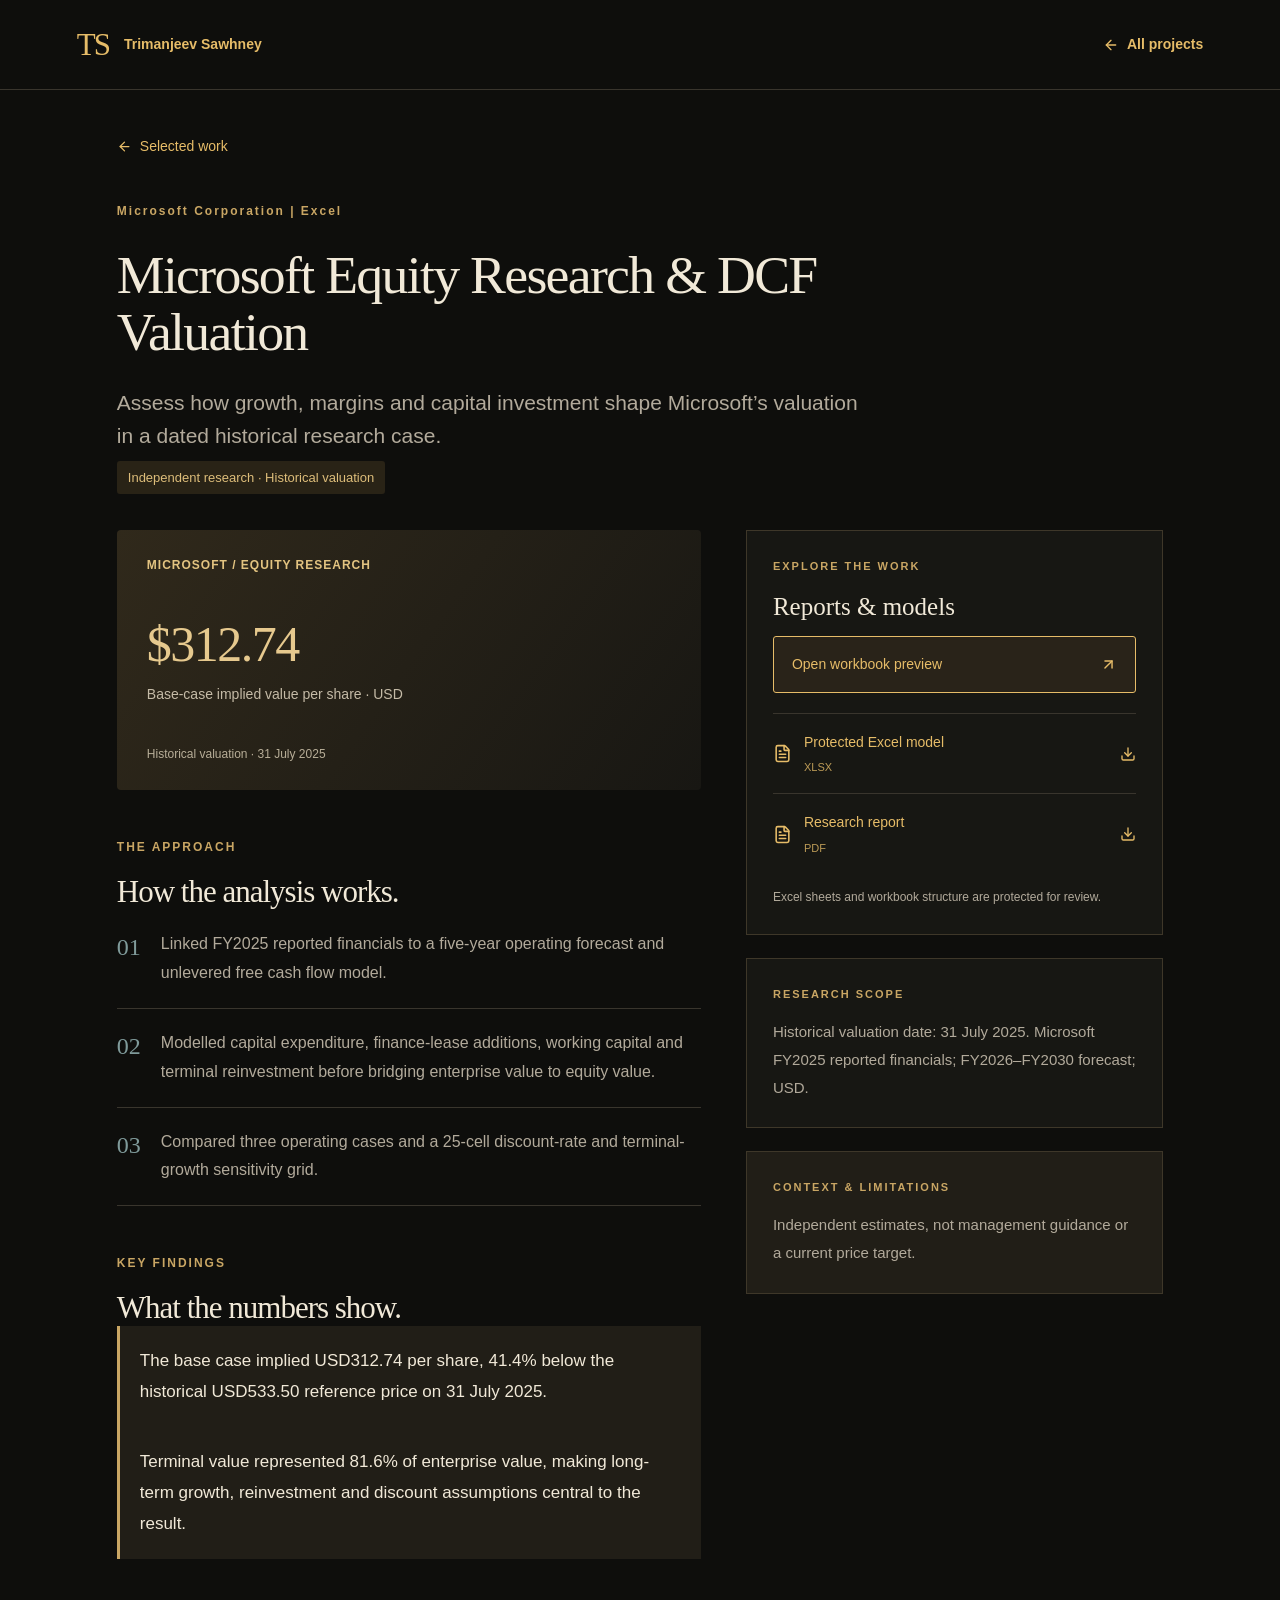
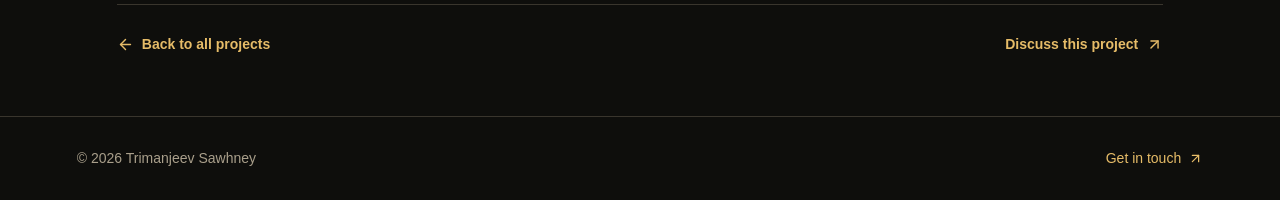
<file: projects/microsoft-dcf/index.html>
<!DOCTYPE html><html lang="en"><head><meta charSet="utf-8"/><meta name="viewport" content="width=device-width, initial-scale=1"/><link rel="stylesheet" href="/_next/static/css/index.a9u_FDyj.css" data-rsc-css-href="/_next/static/css/index.a9u_FDyj.css" data-precedence="vite-rsc/importer-resources"/><link rel="modulepreload" fetchPriority="low" href="/_next/static/chunks/index-CP5zxfFi.js"/><script src="/_next/static/chunks/rolldown-runtime-C60lm6uB.js" type="module" async=""></script><script src="/_next/static/chunks/framework-D_rUT4EX.js" type="module" async=""></script><link rel="modulepreload" href="/_next/static/chunks/layout-segment-context-zxYEhEG_.js" crossorigin=""/><link rel="modulepreload" href="/_next/static/chunks/Icon-DGqOihj9.js" crossorigin=""/><title>Microsoft Equity Research &amp; DCF Valuation | Trimanjeev Sawhney</title><meta name="description" content="Assess how growth, margins and capital investment shape Microsoft’s valuation in a dated historical research case."/><link rel="icon" href="/favicon.svg"/><script>Object.assign(((self[Symbol.for("vinext.navigationRuntime")]??={bootstrap:{routeManifest:null},functions:{}}).bootstrap.rsc??={rsc:[]}),{params:{"slug":"microsoft-dcf"},nav:{"pathname":"/projects/microsoft-dcf","searchParams":[]}})</script><link rel="modulepreload" href="/_next/static/chunks/index-CP5zxfFi.js" />
</head><body><a class="skip-link" href="#main">Skip to content</a><header class="site-header"><a class="wordmark" href="/" aria-label="Trimanjeev Sawhney home">TS<span>Trimanjeev Sawhney</span></a><a class="text-link" href="/#projects"><svg xmlns="http://www.w3.org/2000/svg" width="16" height="16" viewBox="0 0 24 24" fill="none" stroke="currentColor" stroke-width="2" stroke-linecap="round" stroke-linejoin="round" class="lucide lucide-arrow-left" aria-hidden="true"><path d="m12 19-7-7 7-7"></path><path d="M19 12H5"></path></svg>All projects</a></header><main id="main" class="case-main"><a class="case-back" href="/#projects"><svg xmlns="http://www.w3.org/2000/svg" width="15" height="15" viewBox="0 0 24 24" fill="none" stroke="currentColor" stroke-width="2" stroke-linecap="round" stroke-linejoin="round" class="lucide lucide-arrow-left" aria-hidden="true"><path d="m12 19-7-7 7-7"></path><path d="M19 12H5"></path></svg> Selected work</a><p class="eyebrow">Microsoft Corporation | Excel</p><h1 class="case-title">Microsoft Equity Research &amp; DCF Valuation</h1><p class="case-purpose">Assess how growth, margins and capital investment shape Microsoft’s valuation in a dated historical research case.</p><div class="case-label">Independent research · Historical valuation</div><div class="case-layout"><div><div class="project-visual valuation"><span>MICROSOFT / EQUITY RESEARCH</span><div class="visual-number">$312.74<span>Base-case implied value per share · USD</span></div><small>Historical valuation · 31 July 2025</small></div><section class="case-section"><p class="eyebrow">THE APPROACH</p><h2>How the analysis works.</h2><ol><li><span>0<!-- -->1</span><p>Linked FY2025 reported financials to a five-year operating forecast and unlevered free cash flow model.</p></li><li><span>0<!-- -->2</span><p>Modelled capital expenditure, finance-lease additions, working capital and terminal reinvestment before bridging enterprise value to equity value.</p></li><li><span>0<!-- -->3</span><p>Compared three operating cases and a 25-cell discount-rate and terminal-growth sensitivity grid.</p></li></ol></section><section class="case-section"><p class="eyebrow">KEY FINDINGS</p><h2>What the numbers show.</h2><p class="finding">The base case implied USD312.74 per share, 41.4% below the historical USD533.50 reference price on 31 July 2025.</p><p class="finding">Terminal value represented 81.6% of enterprise value, making long-term growth, reinvestment and discount assumptions central to the result.</p></section></div><aside class="case-sidebar"><section><p class="eyebrow">EXPLORE THE WORK</p><h3>Reports &amp; models</h3><a class="workbook-preview-link" href="/projects/microsoft-dcf/workbook">Open workbook preview<svg xmlns="http://www.w3.org/2000/svg" width="17" height="17" viewBox="0 0 24 24" fill="none" stroke="currentColor" stroke-width="2" stroke-linecap="round" stroke-linejoin="round" class="lucide lucide-arrow-up-right" aria-hidden="true"><path d="M7 7h10v10"></path><path d="M7 17 17 7"></path></svg></a><div class="download-list"><a href="/downloads/microsoft-equity-research-and-dcf.xlsx" rel="noreferrer"><svg xmlns="http://www.w3.org/2000/svg" width="19" height="19" viewBox="0 0 24 24" fill="none" stroke="currentColor" stroke-width="2" stroke-linecap="round" stroke-linejoin="round" class="lucide lucide-file-text" aria-hidden="true"><path d="M6 22a2 2 0 0 1-2-2V4a2 2 0 0 1 2-2h8a2.4 2.4 0 0 1 1.704.706l3.588 3.588A2.4 2.4 0 0 1 20 8v12a2 2 0 0 1-2 2z"></path><path d="M14 2v5a1 1 0 0 0 1 1h5"></path><path d="M10 9H8"></path><path d="M16 13H8"></path><path d="M16 17H8"></path></svg><span>Protected Excel model<small>XLSX</small></span><svg xmlns="http://www.w3.org/2000/svg" width="16" height="16" viewBox="0 0 24 24" fill="none" stroke="currentColor" stroke-width="2" stroke-linecap="round" stroke-linejoin="round" class="lucide lucide-download" aria-hidden="true"><path d="M12 15V3"></path><path d="M21 15v4a2 2 0 0 1-2 2H5a2 2 0 0 1-2-2v-4"></path><path d="m7 10 5 5 5-5"></path></svg></a><a href="/downloads/microsoft-equity-research-report.pdf" target="_blank" rel="noreferrer"><svg xmlns="http://www.w3.org/2000/svg" width="19" height="19" viewBox="0 0 24 24" fill="none" stroke="currentColor" stroke-width="2" stroke-linecap="round" stroke-linejoin="round" class="lucide lucide-file-text" aria-hidden="true"><path d="M6 22a2 2 0 0 1-2-2V4a2 2 0 0 1 2-2h8a2.4 2.4 0 0 1 1.704.706l3.588 3.588A2.4 2.4 0 0 1 20 8v12a2 2 0 0 1-2 2z"></path><path d="M14 2v5a1 1 0 0 0 1 1h5"></path><path d="M10 9H8"></path><path d="M16 13H8"></path><path d="M16 17H8"></path></svg><span>Research report<small>PDF</small></span><svg xmlns="http://www.w3.org/2000/svg" width="16" height="16" viewBox="0 0 24 24" fill="none" stroke="currentColor" stroke-width="2" stroke-linecap="round" stroke-linejoin="round" class="lucide lucide-download" aria-hidden="true"><path d="M12 15V3"></path><path d="M21 15v4a2 2 0 0 1-2 2H5a2 2 0 0 1-2-2v-4"></path><path d="m7 10 5 5 5-5"></path></svg></a></div><p class="review-copy-note">Excel sheets and workbook structure are protected for review.</p></section><section><p class="eyebrow">RESEARCH SCOPE</p><p>Historical valuation date: 31 July 2025. Microsoft FY2025 reported financials; FY2026–FY2030 forecast; USD.</p></section><section class="scope-note"><p class="eyebrow">CONTEXT &amp; LIMITATIONS</p><p>Independent estimates, not management guidance or a current price target.</p></section></aside></div><div class="case-bottom"><a class="text-link" href="/#projects"><svg xmlns="http://www.w3.org/2000/svg" width="17" height="17" viewBox="0 0 24 24" fill="none" stroke="currentColor" stroke-width="2" stroke-linecap="round" stroke-linejoin="round" class="lucide lucide-arrow-left" aria-hidden="true"><path d="m12 19-7-7 7-7"></path><path d="M19 12H5"></path></svg>Back to all projects</a><a class="text-link" href="mailto:trimanjeev42@gmail.com">Discuss this project<svg xmlns="http://www.w3.org/2000/svg" width="17" height="17" viewBox="0 0 24 24" fill="none" stroke="currentColor" stroke-width="2" stroke-linecap="round" stroke-linejoin="round" class="lucide lucide-arrow-up-right" aria-hidden="true"><path d="M7 7h10v10"></path><path d="M7 17 17 7"></path></svg></a></div></main><footer><span>© 2026 Trimanjeev Sawhney</span><a href="/#contact">Get in touch<svg xmlns="http://www.w3.org/2000/svg" width="15" height="15" viewBox="0 0 24 24" fill="none" stroke="currentColor" stroke-width="2" stroke-linecap="round" stroke-linejoin="round" class="lucide lucide-arrow-up-right" aria-hidden="true"><path d="M7 7h10v10"></path><path d="M7 17 17 7"></path></svg></a></footer><script type="module" src="/_next/static/chunks/index-CP5zxfFi.js" id="_R_" async=""></script><script>((self[Symbol.for("vinext.navigationRuntime")]??={bootstrap:{routeManifest:null},functions:{}}).bootstrap.rsc??={rsc:[]}).rsc.push("0:{\"page:/projects/microsoft-dcf\":\"$L1\",\"layout:/\":\"$L2\",\"route:/projects/microsoft-dcf\":\"$L3\",\"__route\":\"route:/projects/microsoft-dcf\",\"__interceptionContext\":null,\"__layoutIds\":[\"layout:/\"],\"__rootLayout\":\"/\",\"__bfcacheSegmentIdentities\":{\"layout:/\":\"[\\\"layout\\\",\\\"layout:/\\\",\\\"root-boundary:/\\\",\\\"\\\"]\",\"page:/projects/microsoft-dcf\":\"[\\\"page\\\",\\\"page:/projects/:slug\\\",\\\"root-boundary:/\\\",\\\"[\\\\\\\"projects\\\\\\\",\\\\\\\"slug|microsoft-dcf|d\\\\\\\"]\\\"]\"},\"__srcPage\":[\"projects\",\"[slug]\",\"page\"],\"__layoutFlags\":{\"layout:/\":\"s\"},\"__artifactCompatibility\":{\"schemaVersion\":1,\"graphVersion\":\"app-route-graph:e2b6660f752f1534\",\"deploymentVersion\":\"8dbbdcda-cf13-473e-9211-24fe27e4832a\",\"appElementsSchemaVersion\":1,\"rscPayloadSchemaVersion\":1,\"rootBoundaryId\":\"/\",\"renderEpoch\":null}}\n")</script><script>((self[Symbol.for("vinext.navigationRuntime")]??={bootstrap:{routeManifest:null},functions:{}}).bootstrap.rsc??={rsc:[]}).rsc.push("4:I[\"8c0f216c4604\",[],\"Children\",1]\n")</script><script>((self[Symbol.for("vinext.navigationRuntime")]??={bootstrap:{routeManifest:null},functions:{}}).bootstrap.rsc??={rsc:[]}).rsc.push("5:I[\"593f344dc510\",[],\"GlobalErrorBoundary\",1]\n")</script><script>((self[Symbol.for("vinext.navigationRuntime")]??={bootstrap:{routeManifest:null},functions:{}}).bootstrap.rsc??={rsc:[]}).rsc.push("6:I[\"0b874ad30386\",[],\"default\",1]\n")</script><script>((self[Symbol.for("vinext.navigationRuntime")]??={bootstrap:{routeManifest:null},functions:{}}).bootstrap.rsc??={rsc:[]}).rsc.push("7:I[\"593f344dc510\",[],\"ErrorBoundary\",1]\n")</script><script>((self[Symbol.for("vinext.navigationRuntime")]??={bootstrap:{routeManifest:null},functions:{}}).bootstrap.rsc??={rsc:[]}).rsc.push("8:I[\"15c18cfaeeff\",[],\"LayoutSegmentProvider\",1]\n")</script><script>((self[Symbol.for("vinext.navigationRuntime")]??={bootstrap:{routeManifest:null},functions:{}}).bootstrap.rsc??={rsc:[]}).rsc.push("9:I[\"8c0f216c4604\",[],\"Slot\",1]\n")</script><script>((self[Symbol.for("vinext.navigationRuntime")]??={bootstrap:{routeManifest:null},functions:{}}).bootstrap.rsc??={rsc:[]}).rsc.push("a:I[\"593f344dc510\",[],\"NotFoundBoundary\",1]\n")</script><script>((self[Symbol.for("vinext.navigationRuntime")]??={bootstrap:{routeManifest:null},functions:{}}).bootstrap.rsc??={rsc:[]}).rsc.push("b:I[\"339f946bc456\",[],\"default\",1]\n")</script><script>((self[Symbol.for("vinext.navigationRuntime")]??={bootstrap:{routeManifest:null},functions:{}}).bootstrap.rsc??={rsc:[]}).rsc.push("c:I[\"9276801271d6\",[],\"AppRouterScrollTarget\",1]\n")</script><script>((self[Symbol.for("vinext.navigationRuntime")]??={bootstrap:{routeManifest:null},functions:{}}).bootstrap.rsc??={rsc:[]}).rsc.push("d:I[\"593f344dc510\",[],\"RedirectBoundary\",1]\n")</script><script>((self[Symbol.for("vinext.navigationRuntime")]??={bootstrap:{routeManifest:null},functions:{}}).bootstrap.rsc??={rsc:[]}).rsc.push(":HL[\"/_next/static/css/index.a9u_FDyj.css\",\"style\"     ]\n")</script><script>((self[Symbol.for("vinext.navigationRuntime")]??={bootstrap:{routeManifest:null},functions:{}}).bootstrap.rsc??={rsc:[]}).rsc.push("2:[[[\"$\",\"link\",\"css:/_next/static/css/index.a9u_FDyj.css\",{\"rel\":\"stylesheet\",\"precedence\":\"vite-rsc/importer-resources\",\"href\":\"/_next/static/css/index.a9u_FDyj.css\",\"data-rsc-css-href\":\"/_next/static/css/index.a9u_FDyj.css\"}],\"$undefined\"],[\"$\",\"html\",null,{\"lang\":\"en\",\"children\":[\"$\",\"body\",null,{\"children\":[\"$\",\"$L4\",null,{}]}]}]]\n")</script><script>((self[Symbol.for("vinext.navigationRuntime")]??={bootstrap:{routeManifest:null},functions:{}}).bootstrap.rsc??={rsc:[]}).rsc.push("3:[[[\"$\",\"meta\",null,{\"charSet\":\"utf-8\"}],[[\"$\",\"title\",\"0\",{\"children\":\"Microsoft Equity Research \u0026 DCF Valuation | Trimanjeev Sawhney\"}],[\"$\",\"meta\",\"1\",{\"name\":\"description\",\"content\":\"Assess how growth, margins and capital investment shape Microsoft’s valuation in a dated historical research case.\"}],[\"$\",\"link\",\"2\",{\"data-vinext-streamed-icon\":\"$undefined\",\"rel\":\"icon\",\"href\":\"/favicon.svg\",\"type\":\"$undefined\",\"sizes\":\"$undefined\",\"color\":\"$undefined\",\"media\":\"$undefined\",\"fetchPriority\":\"$undefined\"}]],[[\"$\",\"meta\",\"0\",{\"name\":\"viewport\",\"content\":\"width=device-width, initial-scale=1\"}]]],[\"$\",\"$L5\",null,{\"fallback\":\"$6\",\"children\":[\"$\",\"$L7\",null,{\"fallback\":\"$6\",\"children\":[\"$\",\"$L8\",null,{\"providerId\":\"layout:/\",\"segmentMap\":{\"children\":[\"projects\",\"microsoft-dcf\"]},\"children\":[\"$\",\"$L9\",null,{\"id\":\"layout:/\",\"parallelSlots\":\"$undefined\",\"children\":[\"$\",\"$La\",null,{\"resetKey\":\"projects\",\"fallback\":[\"$\",\"main\",null,{\"className\":\"not-found\",\"children\":[[\"$\",\"a\",null,{\"className\":\"wordmark\",\"href\":\"/\",\"aria-label\":\"Trimanjeev Sawhney home\",\"children\":[\"TS\",[\"$\",\"span\",null,{\"children\":\"Trimanjeev Sawhney\"}]]}],[\"$\",\"p\",null,{\"className\":\"eyebrow\",\"children\":\"PAGE NOT FOUND\"}],[\"$\",\"h1\",null,{\"children\":[\"Let’s get you\",[\"$\",\"br\",null,{}],[\"$\",\"em\",null,{\"children\":\"back to the work.\"}]]}],[\"$\",\"p\",null,{\"children\":\"This page may have moved. Explore the projects or return to the homepage.\"}],[\"$\",\"a\",null,{\"className\":\"button\",\"href\":\"/#projects\",\"children\":[[\"$\",\"$Lb\",null,{\"ref\":\"$undefined\",\"iconNode\":[[\"path\",{\"d\":\"m12 19-7-7 7-7\",\"key\":\"1l729n\"}],[\"path\",{\"d\":\"M19 12H5\",\"key\":\"x3x0zl\"}]],\"className\":\"lucide-arrow-left\",\"size\":17}],\"View projects\"]}]]}],\"children\":[\"$\",\"$La\",null,{\"resetKey\":\"[\\\"projects\\\",\\\"slug|microsoft-dcf|d\\\"]\",\"fallback\":[\"$\",\"main\",null,{\"className\":\"not-found\",\"children\":[[\"$\",\"a\",null,{\"className\":\"wordmark\",\"href\":\"/\",\"aria-label\":\"Trimanjeev Sawhney home\",\"children\":[\"TS\",[\"$\",\"span\",null,{\"children\":\"Trimanjeev Sawhney\"}]]}],[\"$\",\"p\",null,{\"className\":\"eyebrow\",\"children\":\"PAGE NOT FOUND\"}],[\"$\",\"h1\",null,{\"children\":[\"Let’s get you\",[\"$\",\"br\",null,{}],[\"$\",\"em\",null,{\"children\":\"back to the work.\"}]]}],[\"$\",\"p\",null,{\"children\":\"This page may have moved. Explore the projects or return to the homepage.\"}],[\"$\",\"a\",null,{\"className\":\"button\",\"href\":\"/#projects\",\"children\":[[\"$\",\"$Lb\",null,{\"ref\":\"$undefined\",\"iconNode\":\"$3:1:props:children:props:children:props:children:props:children:props:fallback:props:children:4:props:children:0:props:iconNode\",\"className\":\"lucide-arrow-left\",\"size\":17}],\"View projects\"]}]]}],\"children\":[\"$\",\"$Lc\",null,{\"children\":[\"$\",\"$Ld\",null,{\"children\":[[\"$\",\"$L8\",null,{\"providerId\":\"page:/projects/microsoft-dcf\",\"segmentMap\":{\"children\":[\"__PAGE__\"]},\"children\":[\"$\",\"$L9\",null,{\"id\":\"page:/projects/microsoft-dcf\"}]}],null]}]}]}]}]}]}]}]}],null,null]\n")</script><script>((self[Symbol.for("vinext.navigationRuntime")]??={bootstrap:{routeManifest:null},functions:{}}).bootstrap.rsc??={rsc:[]}).rsc.push("1:[[\"$\",\"a\",null,{\"className\":\"skip-link\",\"href\":\"#main\",\"children\":\"Skip to content\"}],[\"$\",\"header\",null,{\"className\":\"site-header\",\"children\":[[\"$\",\"a\",null,{\"className\":\"wordmark\",\"href\":\"/\",\"aria-label\":\"Trimanjeev Sawhney home\",\"children\":[\"TS\",[\"$\",\"span\",null,{\"children\":\"Trimanjeev Sawhney\"}]]}],[\"$\",\"a\",null,{\"className\":\"text-link\",\"href\":\"/#projects\",\"children\":[[\"$\",\"$Lb\",null,{\"ref\":\"$undefined\",\"iconNode\":\"$3:1:props:children:props:children:props:children:props:children:props:fallback:props:children:4:props:children:0:props:iconNode\",\"className\":\"lucide-arrow-left\",\"size\":16}],\"All projects\"]}]]}],[\"$\",\"main\",null,{\"id\":\"main\",\"className\":\"case-main\",\"children\":[[\"$\",\"a\",null,{\"className\":\"case-back\",\"href\":\"/#projects\",\"children\":[[\"$\",\"$Lb\",null,{\"ref\":\"$undefined\",\"iconNode\":\"$3:1:props:children:props:children:props:children:props:children:props:fallback:props:children:4:props:children:0:props:iconNode\",\"className\":\"lucide-arrow-left\",\"size\":15}],\" Selected work\"]}],[\"$\",\"p\",null,{\"className\":\"eyebrow\",\"children\":\"Microsoft Corporation | Excel\"}],[\"$\",\"h1\",null,{\"className\":\"case-title\",\"children\":\"Microsoft Equity Research \u0026 DCF Valuation\"}],[\"$\",\"p\",null,{\"className\":\"case-purpose\",\"children\":\"Assess how growth, margins and capital investment shape Microsoft’s valuation in a dated historical research case.\"}],[\"$\",\"div\",null,{\"className\":\"case-label\",\"children\":\"Independent research · Historical valuation\"}],[\"$\",\"div\",null,{\"className\":\"case-layout\",\"children\":[[\"$\",\"div\",null,{\"children\":[[\"$\",\"div\",null,{\"className\":\"project-visual valuation\",\"children\":[[\"$\",\"span\",null,{\"children\":\"MICROSOFT / EQUITY RESEARCH\"}],[\"$\",\"div\",null,{\"className\":\"visual-number\",\"children\":[\"$$312.74\",[\"$\",\"span\",null,{\"children\":\"Base-case implied value per share · USD\"}]]}],[\"$\",\"small\",null,{\"children\":\"Historical valuation · 31 July 2025\"}]]}],[\"$\",\"section\",null,{\"className\":\"case-section\",\"children\":[[\"$\",\"p\",null,{\"className\":\"eyebrow\",\"children\":\"THE APPROACH\"}],[\"$\",\"h2\",null,{\"children\":\"How the analysis works.\"}],[\"$\",\"ol\",null,{\"children\":[[\"$\",\"li\",\"Linked FY2025 reported financials to a five-year operating forecast and unlevered free cash flow model.\",{\"children\":[[\"$\",\"span\",null,{\"children\":[\"0\",1]}],[\"$\",\"p\",null,{\"children\":\"Linked FY2025 reported financials to a five-year operating forecast and unlevered free cash flow model.\"}]]}],[\"$\",\"li\",\"Modelled capital expenditure, finance-lease additions, working capital and terminal reinvestment before bridging enterprise value to equity value.\",{\"children\":[[\"$\",\"span\",null,{\"children\":[\"0\",2]}],[\"$\",\"p\",null,{\"children\":\"Modelled capital expenditure, finance-lease additions, working capital and terminal reinvestment before bridging enterprise value to equity value.\"}]]}],[\"$\",\"li\",\"Compared three operating cases and a 25-cell discount-rate and terminal-growth sensitivity grid.\",{\"children\":[[\"$\",\"span\",null,{\"children\":[\"0\",3]}],[\"$\",\"p\",null,{\"children\":\"Compared three operating cases and a 25-cell discount-rate and terminal-growth sensitivity grid.\"}]]}]]}]]}],[\"$\",\"section\",null,{\"className\":\"case-section\",\"children\":[[\"$\",\"p\",null,{\"className\":\"eyebrow\",\"children\":\"KEY FINDINGS\"}],[\"$\",\"h2\",null,{\"children\":\"What the numbers show.\"}],[[\"$\",\"p\",\"The base case implied USD312.74 per share, 41.4% below the historical USD533.50 reference price on 31 July 2025.\",{\"className\":\"finding\",\"children\":\"The base case implied USD312.74 per share, 41.4% below the historical USD533.50 reference price on 31 July 2025.\"}],[\"$\",\"p\",\"Terminal value represented 81.6% of enterprise value, making long-term growth, reinvestment and discount assumptions central to the result.\",{\"className\":\"finding\",\"children\":\"Terminal value represented 81.6% of enterprise value, making long-term growth, reinvestment and discount assumptions central to the result.\"}]]]}]]}],[\"$\",\"aside\",null,{\"className\":\"case-sidebar\",\"children\":[[\"$\",\"section\",null,{\"children\":[[\"$\",\"p\",null,{\"className\":\"eyebrow\",\"children\":\"EXPLORE THE WORK\"}],[\"$\",\"h3\",null,{\"children\":\"Reports \u0026 models\"}],[\"$\",\"a\",null,{\"className\":\"workbook-preview-link\",\"href\":\"/projects/microsoft-dcf/workbook\",\"children\":[\"Open workbook preview\",[\"$\",\"$Lb\",null,{\"ref\":\"$undefined\",\"iconNode\":[[\"path\",{\"d\":\"M7 7h10v10\",\"key\":\"1tivn9\"}],[\"path\",{\"d\":\"M7 17 17 7\",\"key\":\"1vkiza\"}]],\"className\":\"lucide-arrow-up-right\",\"size\":17}]]}],[\"$\",\"div\",null,{\"className\":\"download-list\",\"children\":[[\"$\",\"a\",\"/downloads/microsoft-equity-research-and-dcf.xlsx\",{\"href\":\"/downloads/microsoft-equity-research-and-dcf.xlsx\",\"target\":\"$undefined\",\"rel\":\"noreferrer\",\"children\":[\"$Le\",\"$Lf\",\"$L10\"]}],\"$L11\"]}],\"$L12\"]}],\"$L13\",\"$L14\"]}]]}],\"$L15\"]}],\"$L16\"]\n")</script><script>((self[Symbol.for("vinext.navigationRuntime")]??={bootstrap:{routeManifest:null},functions:{}}).bootstrap.rsc??={rsc:[]}).rsc.push("e:[\"$\",\"$Lb\",null,{\"ref\":\"$undefined\",\"iconNode\":[[\"path\",{\"d\":\"M6 22a2 2 0 0 1-2-2V4a2 2 0 0 1 2-2h8a2.4 2.4 0 0 1 1.704.706l3.588 3.588A2.4 2.4 0 0 1 20 8v12a2 2 0 0 1-2 2z\",\"key\":\"1oefj6\"}],[\"path\",{\"d\":\"M14 2v5a1 1 0 0 0 1 1h5\",\"key\":\"wfsgrz\"}],[\"path\",{\"d\":\"M10 9H8\",\"key\":\"b1mrlr\"}],[\"path\",{\"d\":\"M16 13H8\",\"key\":\"t4e002\"}],[\"path\",{\"d\":\"M16 17H8\",\"key\":\"z1uh3a\"}]],\"className\":\"lucide-file-text\",\"size\":19}]\n")</script><script>((self[Symbol.for("vinext.navigationRuntime")]??={bootstrap:{routeManifest:null},functions:{}}).bootstrap.rsc??={rsc:[]}).rsc.push("f:[\"$\",\"span\",null,{\"children\":[\"Protected Excel model\",[\"$\",\"small\",null,{\"children\":\"XLSX\"}]]}]\n")</script><script>((self[Symbol.for("vinext.navigationRuntime")]??={bootstrap:{routeManifest:null},functions:{}}).bootstrap.rsc??={rsc:[]}).rsc.push("10:[\"$\",\"$Lb\",null,{\"ref\":\"$undefined\",\"iconNode\":[[\"path\",{\"d\":\"M12 15V3\",\"key\":\"m9g1x1\"}],[\"path\",{\"d\":\"M21 15v4a2 2 0 0 1-2 2H5a2 2 0 0 1-2-2v-4\",\"key\":\"ih7n3h\"}],[\"path\",{\"d\":\"m7 10 5 5 5-5\",\"key\":\"brsn70\"}]],\"className\":\"lucide-download\",\"size\":16}]\n")</script><script>((self[Symbol.for("vinext.navigationRuntime")]??={bootstrap:{routeManifest:null},functions:{}}).bootstrap.rsc??={rsc:[]}).rsc.push("11:[\"$\",\"a\",\"/downloads/microsoft-equity-research-report.pdf\",{\"href\":\"/downloads/microsoft-equity-research-report.pdf\",\"target\":\"_blank\",\"rel\":\"noreferrer\",\"children\":[[\"$\",\"$Lb\",null,{\"ref\":\"$undefined\",\"iconNode\":\"$e:props:iconNode\",\"className\":\"lucide-file-text\",\"size\":19}],[\"$\",\"span\",null,{\"children\":[\"Research report\",[\"$\",\"small\",null,{\"children\":\"PDF\"}]]}],[\"$\",\"$Lb\",null,{\"ref\":\"$undefined\",\"iconNode\":\"$10:props:iconNode\",\"className\":\"lucide-download\",\"size\":16}]]}]\n")</script><script>((self[Symbol.for("vinext.navigationRuntime")]??={bootstrap:{routeManifest:null},functions:{}}).bootstrap.rsc??={rsc:[]}).rsc.push("12:[\"$\",\"p\",null,{\"className\":\"review-copy-note\",\"children\":\"Excel sheets and workbook structure are protected for review.\"}]\n")</script><script>((self[Symbol.for("vinext.navigationRuntime")]??={bootstrap:{routeManifest:null},functions:{}}).bootstrap.rsc??={rsc:[]}).rsc.push("13:[\"$\",\"section\",null,{\"children\":[[\"$\",\"p\",null,{\"className\":\"eyebrow\",\"children\":\"RESEARCH SCOPE\"}],[\"$\",\"p\",null,{\"children\":\"Historical valuation date: 31 July 2025. Microsoft FY2025 reported financials; FY2026–FY2030 forecast; USD.\"}]]}]\n")</script><script>((self[Symbol.for("vinext.navigationRuntime")]??={bootstrap:{routeManifest:null},functions:{}}).bootstrap.rsc??={rsc:[]}).rsc.push("14:[\"$\",\"section\",null,{\"className\":\"scope-note\",\"children\":[[\"$\",\"p\",null,{\"className\":\"eyebrow\",\"children\":\"CONTEXT \u0026 LIMITATIONS\"}],[\"$\",\"p\",null,{\"children\":\"Independent estimates, not management guidance or a current price target.\"}]]}]\n")</script><script>((self[Symbol.for("vinext.navigationRuntime")]??={bootstrap:{routeManifest:null},functions:{}}).bootstrap.rsc??={rsc:[]}).rsc.push("15:[\"$\",\"div\",null,{\"className\":\"case-bottom\",\"children\":[[\"$\",\"a\",null,{\"className\":\"text-link\",\"href\":\"/#projects\",\"children\":[[\"$\",\"$Lb\",null,{\"ref\":\"$undefined\",\"iconNode\":\"$3:1:props:children:props:children:props:children:props:children:props:fallback:props:children:4:props:children:0:props:iconNode\",\"className\":\"lucide-arrow-left\",\"size\":17}],\"Back to all projects\"]}],[\"$\",\"a\",null,{\"className\":\"text-link\",\"href\":\"mailto:trimanjeev42@gmail.com\",\"children\":[\"Discuss this project\",[\"$\",\"$Lb\",null,{\"ref\":\"$undefined\",\"iconNode\":\"$1:2:props:children:5:props:children:1:props:children:0:props:children:2:props:children:1:props:iconNode\",\"className\":\"lucide-arrow-up-right\",\"size\":17}]]}]]}]\n")</script><script>((self[Symbol.for("vinext.navigationRuntime")]??={bootstrap:{routeManifest:null},functions:{}}).bootstrap.rsc??={rsc:[]}).rsc.push("16:[\"$\",\"footer\",null,{\"children\":[[\"$\",\"span\",null,{\"children\":\"© 2026 Trimanjeev Sawhney\"}],[\"$\",\"a\",null,{\"href\":\"/#contact\",\"children\":[\"Get in touch\",[\"$\",\"$Lb\",null,{\"ref\":\"$undefined\",\"iconNode\":\"$1:2:props:children:5:props:children:1:props:children:0:props:children:2:props:children:1:props:iconNode\",\"className\":\"lucide-arrow-up-right\",\"size\":15}]]}]]}]\n")</script><script>Object.assign(((self[Symbol.for("vinext.navigationRuntime")]??={bootstrap:{routeManifest:null},functions:{}}).bootstrap.rsc??={rsc:[]}),{"initialCacheKind":"static"});((self[Symbol.for("vinext.navigationRuntime")]??={bootstrap:{routeManifest:null},functions:{}}).bootstrap.rsc??={rsc:[]}).done=true</script></body></html>
</file>
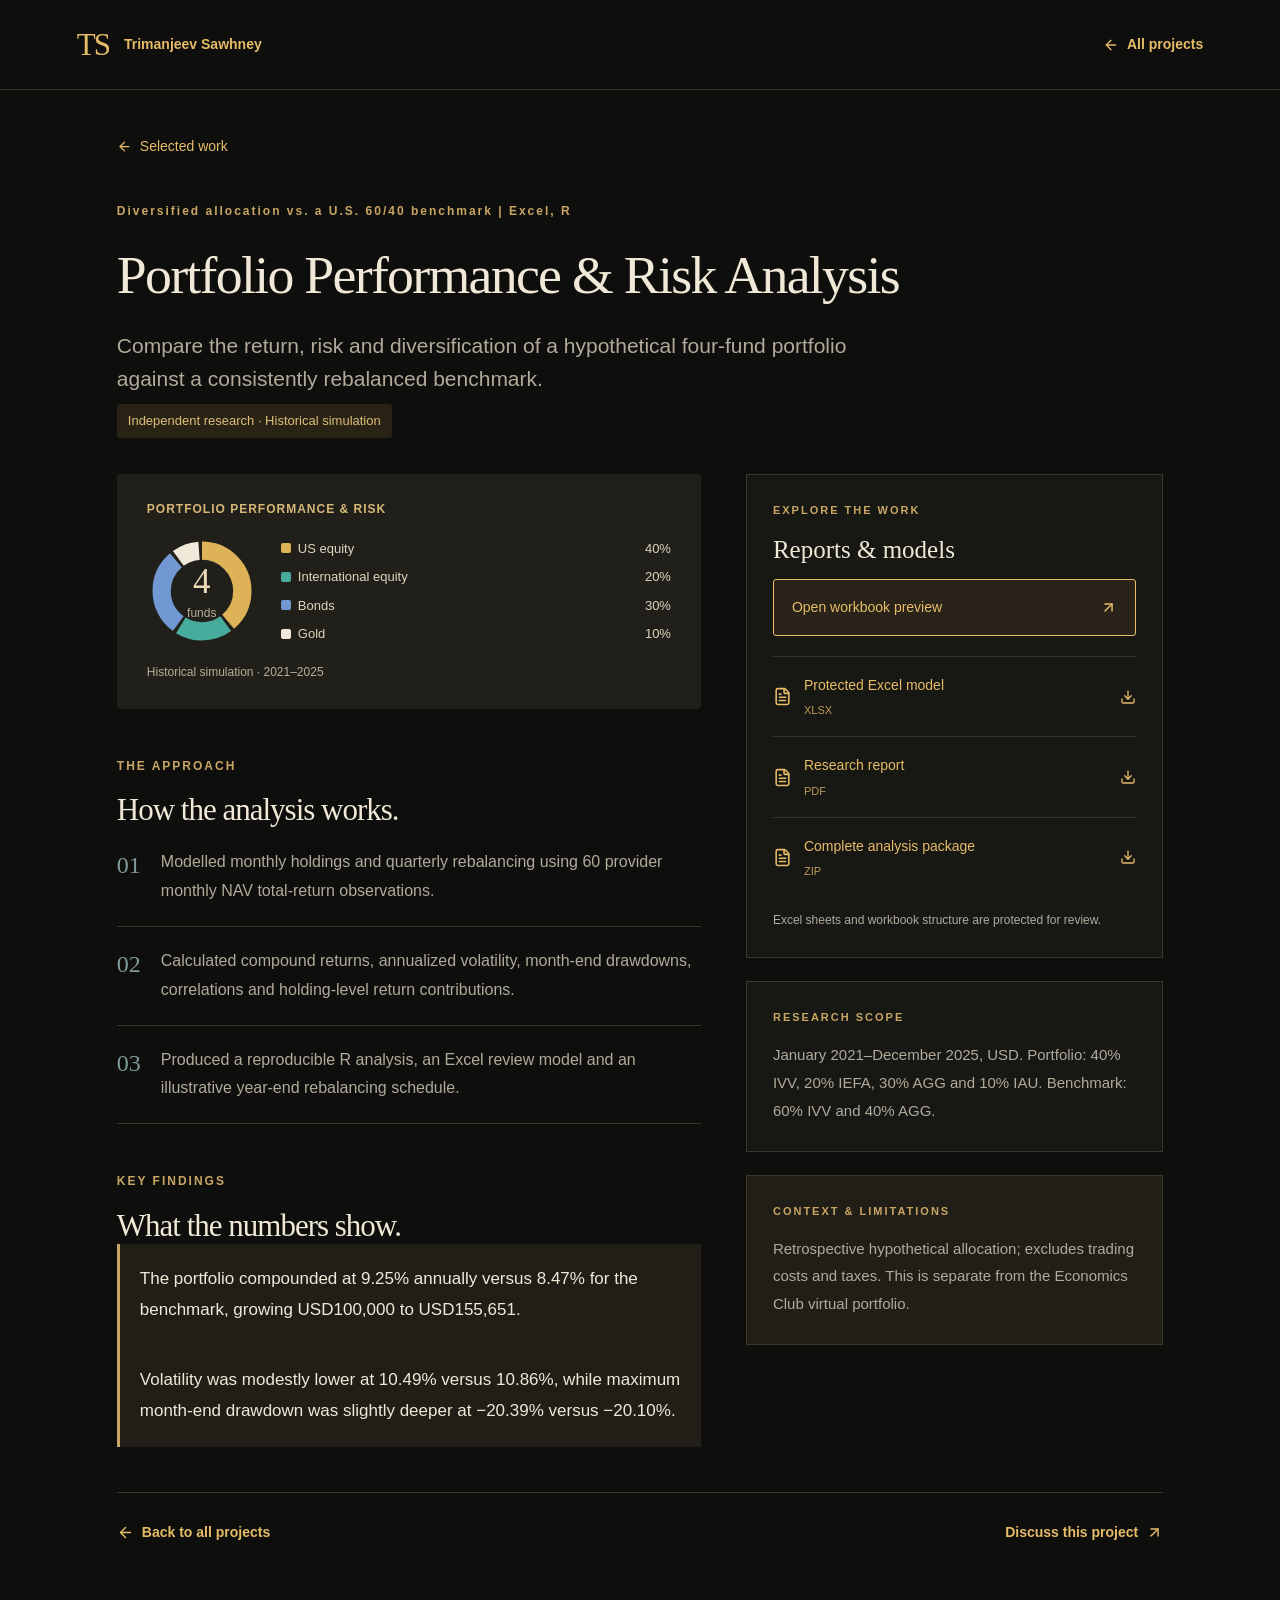
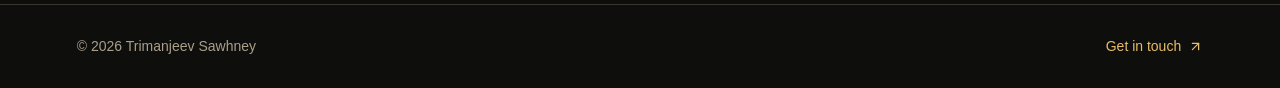
<file: projects/portfolio-performance/index.html>
<!DOCTYPE html><html lang="en"><head><meta charSet="utf-8"/><meta name="viewport" content="width=device-width, initial-scale=1"/><link rel="stylesheet" href="/_next/static/css/index.a9u_FDyj.css" data-rsc-css-href="/_next/static/css/index.a9u_FDyj.css" data-precedence="vite-rsc/importer-resources"/><link rel="modulepreload" fetchPriority="low" href="/_next/static/chunks/index-CP5zxfFi.js"/><script src="/_next/static/chunks/rolldown-runtime-C60lm6uB.js" type="module" async=""></script><script src="/_next/static/chunks/framework-D_rUT4EX.js" type="module" async=""></script><link rel="modulepreload" href="/_next/static/chunks/layout-segment-context-zxYEhEG_.js" crossorigin=""/><link rel="modulepreload" href="/_next/static/chunks/Icon-DGqOihj9.js" crossorigin=""/><title>Portfolio Performance &amp; Risk Analysis | Trimanjeev Sawhney</title><meta name="description" content="Compare the return, risk and diversification of a hypothetical four-fund portfolio against a consistently rebalanced benchmark."/><link rel="icon" href="/favicon.svg"/><script>Object.assign(((self[Symbol.for("vinext.navigationRuntime")]??={bootstrap:{routeManifest:null},functions:{}}).bootstrap.rsc??={rsc:[]}),{params:{"slug":"portfolio-performance"},nav:{"pathname":"/projects/portfolio-performance","searchParams":[]}})</script><link rel="modulepreload" href="/_next/static/chunks/index-CP5zxfFi.js" />
</head><body><a class="skip-link" href="#main">Skip to content</a><header class="site-header"><a class="wordmark" href="/" aria-label="Trimanjeev Sawhney home">TS<span>Trimanjeev Sawhney</span></a><a class="text-link" href="/#projects"><svg xmlns="http://www.w3.org/2000/svg" width="16" height="16" viewBox="0 0 24 24" fill="none" stroke="currentColor" stroke-width="2" stroke-linecap="round" stroke-linejoin="round" class="lucide lucide-arrow-left" aria-hidden="true"><path d="m12 19-7-7 7-7"></path><path d="M19 12H5"></path></svg>All projects</a></header><main id="main" class="case-main"><a class="case-back" href="/#projects"><svg xmlns="http://www.w3.org/2000/svg" width="15" height="15" viewBox="0 0 24 24" fill="none" stroke="currentColor" stroke-width="2" stroke-linecap="round" stroke-linejoin="round" class="lucide lucide-arrow-left" aria-hidden="true"><path d="m12 19-7-7 7-7"></path><path d="M19 12H5"></path></svg> Selected work</a><p class="eyebrow">Diversified allocation vs. a U.S. 60/40 benchmark | Excel, R</p><h1 class="case-title">Portfolio Performance &amp; Risk Analysis</h1><p class="case-purpose">Compare the return, risk and diversification of a hypothetical four-fund portfolio against a consistently rebalanced benchmark.</p><div class="case-label">Independent research · Historical simulation</div><div class="case-layout"><div><div class="project-visual allocation"><span>PORTFOLIO PERFORMANCE &amp; RISK</span><div class="allocation-body"><div class="allocation-ring allocation-chart" role="img" aria-label="Portfolio allocation: 40% US equity, 20% international equity, 30% bonds and 10% gold"><svg viewBox="0 0 120 120" aria-hidden="true"><circle class="allocation-track" cx="60" cy="60" r="44" fill="none" stroke-width="20"></circle><circle cx="60" cy="60" r="44" fill="none" stroke="var(--asset-us)" stroke-width="20" pathLength="100" stroke-dasharray="38.8 61.2" stroke-dashoffset="0" transform="rotate(-90 60 60)"></circle><circle cx="60" cy="60" r="44" fill="none" stroke="var(--asset-international)" stroke-width="20" pathLength="100" stroke-dasharray="18.8 81.2" stroke-dashoffset="-40" transform="rotate(-90 60 60)"></circle><circle cx="60" cy="60" r="44" fill="none" stroke="var(--asset-bonds)" stroke-width="20" pathLength="100" stroke-dasharray="28.8 71.2" stroke-dashoffset="-60" transform="rotate(-90 60 60)"></circle><circle cx="60" cy="60" r="44" fill="none" stroke="var(--asset-gold)" stroke-width="20" pathLength="100" stroke-dasharray="8.8 91.2" stroke-dashoffset="-90" transform="rotate(-90 60 60)"></circle></svg><span>4<small>funds</small></span></div><div class="allocation-key"><span><i></i>US equity <b>40%</b></span><span><i></i>International equity <b>20%</b></span><span><i></i>Bonds <b>30%</b></span><span><i></i>Gold <b>10%</b></span></div></div><small>Historical simulation · 2021–2025</small></div><section class="case-section"><p class="eyebrow">THE APPROACH</p><h2>How the analysis works.</h2><ol><li><span>0<!-- -->1</span><p>Modelled monthly holdings and quarterly rebalancing using 60 provider monthly NAV total-return observations.</p></li><li><span>0<!-- -->2</span><p>Calculated compound returns, annualized volatility, month-end drawdowns, correlations and holding-level return contributions.</p></li><li><span>0<!-- -->3</span><p>Produced a reproducible R analysis, an Excel review model and an illustrative year-end rebalancing schedule.</p></li></ol></section><section class="case-section"><p class="eyebrow">KEY FINDINGS</p><h2>What the numbers show.</h2><p class="finding">The portfolio compounded at 9.25% annually versus 8.47% for the benchmark, growing USD100,000 to USD155,651.</p><p class="finding">Volatility was modestly lower at 10.49% versus 10.86%, while maximum month-end drawdown was slightly deeper at −20.39% versus −20.10%.</p></section></div><aside class="case-sidebar"><section><p class="eyebrow">EXPLORE THE WORK</p><h3>Reports &amp; models</h3><a class="workbook-preview-link" href="/projects/portfolio-performance/workbook">Open workbook preview<svg xmlns="http://www.w3.org/2000/svg" width="17" height="17" viewBox="0 0 24 24" fill="none" stroke="currentColor" stroke-width="2" stroke-linecap="round" stroke-linejoin="round" class="lucide lucide-arrow-up-right" aria-hidden="true"><path d="M7 7h10v10"></path><path d="M7 17 17 7"></path></svg></a><div class="download-list"><a href="/downloads/portfolio-performance-excel-model.xlsx" rel="noreferrer"><svg xmlns="http://www.w3.org/2000/svg" width="19" height="19" viewBox="0 0 24 24" fill="none" stroke="currentColor" stroke-width="2" stroke-linecap="round" stroke-linejoin="round" class="lucide lucide-file-text" aria-hidden="true"><path d="M6 22a2 2 0 0 1-2-2V4a2 2 0 0 1 2-2h8a2.4 2.4 0 0 1 1.704.706l3.588 3.588A2.4 2.4 0 0 1 20 8v12a2 2 0 0 1-2 2z"></path><path d="M14 2v5a1 1 0 0 0 1 1h5"></path><path d="M10 9H8"></path><path d="M16 13H8"></path><path d="M16 17H8"></path></svg><span>Protected Excel model<small>XLSX</small></span><svg xmlns="http://www.w3.org/2000/svg" width="16" height="16" viewBox="0 0 24 24" fill="none" stroke="currentColor" stroke-width="2" stroke-linecap="round" stroke-linejoin="round" class="lucide lucide-download" aria-hidden="true"><path d="M12 15V3"></path><path d="M21 15v4a2 2 0 0 1-2 2H5a2 2 0 0 1-2-2v-4"></path><path d="m7 10 5 5 5-5"></path></svg></a><a href="/downloads/portfolio-performance-research-report.pdf" target="_blank" rel="noreferrer"><svg xmlns="http://www.w3.org/2000/svg" width="19" height="19" viewBox="0 0 24 24" fill="none" stroke="currentColor" stroke-width="2" stroke-linecap="round" stroke-linejoin="round" class="lucide lucide-file-text" aria-hidden="true"><path d="M6 22a2 2 0 0 1-2-2V4a2 2 0 0 1 2-2h8a2.4 2.4 0 0 1 1.704.706l3.588 3.588A2.4 2.4 0 0 1 20 8v12a2 2 0 0 1-2 2z"></path><path d="M14 2v5a1 1 0 0 0 1 1h5"></path><path d="M10 9H8"></path><path d="M16 13H8"></path><path d="M16 17H8"></path></svg><span>Research report<small>PDF</small></span><svg xmlns="http://www.w3.org/2000/svg" width="16" height="16" viewBox="0 0 24 24" fill="none" stroke="currentColor" stroke-width="2" stroke-linecap="round" stroke-linejoin="round" class="lucide lucide-download" aria-hidden="true"><path d="M12 15V3"></path><path d="M21 15v4a2 2 0 0 1-2 2H5a2 2 0 0 1-2-2v-4"></path><path d="m7 10 5 5 5-5"></path></svg></a><a href="/downloads/portfolio-performance-complete-project.zip" rel="noreferrer"><svg xmlns="http://www.w3.org/2000/svg" width="19" height="19" viewBox="0 0 24 24" fill="none" stroke="currentColor" stroke-width="2" stroke-linecap="round" stroke-linejoin="round" class="lucide lucide-file-text" aria-hidden="true"><path d="M6 22a2 2 0 0 1-2-2V4a2 2 0 0 1 2-2h8a2.4 2.4 0 0 1 1.704.706l3.588 3.588A2.4 2.4 0 0 1 20 8v12a2 2 0 0 1-2 2z"></path><path d="M14 2v5a1 1 0 0 0 1 1h5"></path><path d="M10 9H8"></path><path d="M16 13H8"></path><path d="M16 17H8"></path></svg><span>Complete analysis package<small>ZIP</small></span><svg xmlns="http://www.w3.org/2000/svg" width="16" height="16" viewBox="0 0 24 24" fill="none" stroke="currentColor" stroke-width="2" stroke-linecap="round" stroke-linejoin="round" class="lucide lucide-download" aria-hidden="true"><path d="M12 15V3"></path><path d="M21 15v4a2 2 0 0 1-2 2H5a2 2 0 0 1-2-2v-4"></path><path d="m7 10 5 5 5-5"></path></svg></a></div><p class="review-copy-note">Excel sheets and workbook structure are protected for review.</p></section><section><p class="eyebrow">RESEARCH SCOPE</p><p>January 2021–December 2025, USD. Portfolio: 40% IVV, 20% IEFA, 30% AGG and 10% IAU. Benchmark: 60% IVV and 40% AGG.</p></section><section class="scope-note"><p class="eyebrow">CONTEXT &amp; LIMITATIONS</p><p>Retrospective hypothetical allocation; excludes trading costs and taxes. This is separate from the Economics Club virtual portfolio.</p></section></aside></div><div class="case-bottom"><a class="text-link" href="/#projects"><svg xmlns="http://www.w3.org/2000/svg" width="17" height="17" viewBox="0 0 24 24" fill="none" stroke="currentColor" stroke-width="2" stroke-linecap="round" stroke-linejoin="round" class="lucide lucide-arrow-left" aria-hidden="true"><path d="m12 19-7-7 7-7"></path><path d="M19 12H5"></path></svg>Back to all projects</a><a class="text-link" href="mailto:trimanjeev42@gmail.com">Discuss this project<svg xmlns="http://www.w3.org/2000/svg" width="17" height="17" viewBox="0 0 24 24" fill="none" stroke="currentColor" stroke-width="2" stroke-linecap="round" stroke-linejoin="round" class="lucide lucide-arrow-up-right" aria-hidden="true"><path d="M7 7h10v10"></path><path d="M7 17 17 7"></path></svg></a></div></main><footer><span>© 2026 Trimanjeev Sawhney</span><a href="/#contact">Get in touch<svg xmlns="http://www.w3.org/2000/svg" width="15" height="15" viewBox="0 0 24 24" fill="none" stroke="currentColor" stroke-width="2" stroke-linecap="round" stroke-linejoin="round" class="lucide lucide-arrow-up-right" aria-hidden="true"><path d="M7 7h10v10"></path><path d="M7 17 17 7"></path></svg></a></footer><script type="module" src="/_next/static/chunks/index-CP5zxfFi.js" id="_R_" async=""></script><script>((self[Symbol.for("vinext.navigationRuntime")]??={bootstrap:{routeManifest:null},functions:{}}).bootstrap.rsc??={rsc:[]}).rsc.push("0:{\"page:/projects/portfolio-performance\":\"$L1\",\"layout:/\":\"$L2\",\"route:/projects/portfolio-performance\":\"$L3\",\"__route\":\"route:/projects/portfolio-performance\",\"__interceptionContext\":null,\"__layoutIds\":[\"layout:/\"],\"__rootLayout\":\"/\",\"__bfcacheSegmentIdentities\":{\"layout:/\":\"[\\\"layout\\\",\\\"layout:/\\\",\\\"root-boundary:/\\\",\\\"\\\"]\",\"page:/projects/portfolio-performance\":\"[\\\"page\\\",\\\"page:/projects/:slug\\\",\\\"root-boundary:/\\\",\\\"[\\\\\\\"projects\\\\\\\",\\\\\\\"slug|portfolio-performance|d\\\\\\\"]\\\"]\"},\"__srcPage\":[\"projects\",\"[slug]\",\"page\"],\"__layoutFlags\":{\"layout:/\":\"s\"},\"__artifactCompatibility\":{\"schemaVersion\":1,\"graphVersion\":\"app-route-graph:e2b6660f752f1534\",\"deploymentVersion\":\"8dbbdcda-cf13-473e-9211-24fe27e4832a\",\"appElementsSchemaVersion\":1,\"rscPayloadSchemaVersion\":1,\"rootBoundaryId\":\"/\",\"renderEpoch\":null}}\n")</script><script>((self[Symbol.for("vinext.navigationRuntime")]??={bootstrap:{routeManifest:null},functions:{}}).bootstrap.rsc??={rsc:[]}).rsc.push("4:I[\"8c0f216c4604\",[],\"Children\",1]\n")</script><script>((self[Symbol.for("vinext.navigationRuntime")]??={bootstrap:{routeManifest:null},functions:{}}).bootstrap.rsc??={rsc:[]}).rsc.push("5:I[\"593f344dc510\",[],\"GlobalErrorBoundary\",1]\n")</script><script>((self[Symbol.for("vinext.navigationRuntime")]??={bootstrap:{routeManifest:null},functions:{}}).bootstrap.rsc??={rsc:[]}).rsc.push("6:I[\"0b874ad30386\",[],\"default\",1]\n")</script><script>((self[Symbol.for("vinext.navigationRuntime")]??={bootstrap:{routeManifest:null},functions:{}}).bootstrap.rsc??={rsc:[]}).rsc.push("7:I[\"593f344dc510\",[],\"ErrorBoundary\",1]\n")</script><script>((self[Symbol.for("vinext.navigationRuntime")]??={bootstrap:{routeManifest:null},functions:{}}).bootstrap.rsc??={rsc:[]}).rsc.push("8:I[\"15c18cfaeeff\",[],\"LayoutSegmentProvider\",1]\n")</script><script>((self[Symbol.for("vinext.navigationRuntime")]??={bootstrap:{routeManifest:null},functions:{}}).bootstrap.rsc??={rsc:[]}).rsc.push("9:I[\"8c0f216c4604\",[],\"Slot\",1]\n")</script><script>((self[Symbol.for("vinext.navigationRuntime")]??={bootstrap:{routeManifest:null},functions:{}}).bootstrap.rsc??={rsc:[]}).rsc.push("a:I[\"593f344dc510\",[],\"NotFoundBoundary\",1]\n")</script><script>((self[Symbol.for("vinext.navigationRuntime")]??={bootstrap:{routeManifest:null},functions:{}}).bootstrap.rsc??={rsc:[]}).rsc.push("b:I[\"339f946bc456\",[],\"default\",1]\n")</script><script>((self[Symbol.for("vinext.navigationRuntime")]??={bootstrap:{routeManifest:null},functions:{}}).bootstrap.rsc??={rsc:[]}).rsc.push("c:I[\"9276801271d6\",[],\"AppRouterScrollTarget\",1]\n")</script><script>((self[Symbol.for("vinext.navigationRuntime")]??={bootstrap:{routeManifest:null},functions:{}}).bootstrap.rsc??={rsc:[]}).rsc.push("d:I[\"593f344dc510\",[],\"RedirectBoundary\",1]\n")</script><script>((self[Symbol.for("vinext.navigationRuntime")]??={bootstrap:{routeManifest:null},functions:{}}).bootstrap.rsc??={rsc:[]}).rsc.push(":HL[\"/_next/static/css/index.a9u_FDyj.css\",\"style\"     ]\n")</script><script>((self[Symbol.for("vinext.navigationRuntime")]??={bootstrap:{routeManifest:null},functions:{}}).bootstrap.rsc??={rsc:[]}).rsc.push("2:[[[\"$\",\"link\",\"css:/_next/static/css/index.a9u_FDyj.css\",{\"rel\":\"stylesheet\",\"precedence\":\"vite-rsc/importer-resources\",\"href\":\"/_next/static/css/index.a9u_FDyj.css\",\"data-rsc-css-href\":\"/_next/static/css/index.a9u_FDyj.css\"}],\"$undefined\"],[\"$\",\"html\",null,{\"lang\":\"en\",\"children\":[\"$\",\"body\",null,{\"children\":[\"$\",\"$L4\",null,{}]}]}]]\n")</script><script>((self[Symbol.for("vinext.navigationRuntime")]??={bootstrap:{routeManifest:null},functions:{}}).bootstrap.rsc??={rsc:[]}).rsc.push("3:[[[\"$\",\"meta\",null,{\"charSet\":\"utf-8\"}],[[\"$\",\"title\",\"0\",{\"children\":\"Portfolio Performance \u0026 Risk Analysis | Trimanjeev Sawhney\"}],[\"$\",\"meta\",\"1\",{\"name\":\"description\",\"content\":\"Compare the return, risk and diversification of a hypothetical four-fund portfolio against a consistently rebalanced benchmark.\"}],[\"$\",\"link\",\"2\",{\"data-vinext-streamed-icon\":\"$undefined\",\"rel\":\"icon\",\"href\":\"/favicon.svg\",\"type\":\"$undefined\",\"sizes\":\"$undefined\",\"color\":\"$undefined\",\"media\":\"$undefined\",\"fetchPriority\":\"$undefined\"}]],[[\"$\",\"meta\",\"0\",{\"name\":\"viewport\",\"content\":\"width=device-width, initial-scale=1\"}]]],[\"$\",\"$L5\",null,{\"fallback\":\"$6\",\"children\":[\"$\",\"$L7\",null,{\"fallback\":\"$6\",\"children\":[\"$\",\"$L8\",null,{\"providerId\":\"layout:/\",\"segmentMap\":{\"children\":[\"projects\",\"portfolio-performance\"]},\"children\":[\"$\",\"$L9\",null,{\"id\":\"layout:/\",\"parallelSlots\":\"$undefined\",\"children\":[\"$\",\"$La\",null,{\"resetKey\":\"projects\",\"fallback\":[\"$\",\"main\",null,{\"className\":\"not-found\",\"children\":[[\"$\",\"a\",null,{\"className\":\"wordmark\",\"href\":\"/\",\"aria-label\":\"Trimanjeev Sawhney home\",\"children\":[\"TS\",[\"$\",\"span\",null,{\"children\":\"Trimanjeev Sawhney\"}]]}],[\"$\",\"p\",null,{\"className\":\"eyebrow\",\"children\":\"PAGE NOT FOUND\"}],[\"$\",\"h1\",null,{\"children\":[\"Let’s get you\",[\"$\",\"br\",null,{}],[\"$\",\"em\",null,{\"children\":\"back to the work.\"}]]}],[\"$\",\"p\",null,{\"children\":\"This page may have moved. Explore the projects or return to the homepage.\"}],[\"$\",\"a\",null,{\"className\":\"button\",\"href\":\"/#projects\",\"children\":[[\"$\",\"$Lb\",null,{\"ref\":\"$undefined\",\"iconNode\":[[\"path\",{\"d\":\"m12 19-7-7 7-7\",\"key\":\"1l729n\"}],[\"path\",{\"d\":\"M19 12H5\",\"key\":\"x3x0zl\"}]],\"className\":\"lucide-arrow-left\",\"size\":17}],\"View projects\"]}]]}],\"children\":[\"$\",\"$La\",null,{\"resetKey\":\"[\\\"projects\\\",\\\"slug|portfolio-performance|d\\\"]\",\"fallback\":[\"$\",\"main\",null,{\"className\":\"not-found\",\"children\":[[\"$\",\"a\",null,{\"className\":\"wordmark\",\"href\":\"/\",\"aria-label\":\"Trimanjeev Sawhney home\",\"children\":[\"TS\",[\"$\",\"span\",null,{\"children\":\"Trimanjeev Sawhney\"}]]}],[\"$\",\"p\",null,{\"className\":\"eyebrow\",\"children\":\"PAGE NOT FOUND\"}],[\"$\",\"h1\",null,{\"children\":[\"Let’s get you\",[\"$\",\"br\",null,{}],[\"$\",\"em\",null,{\"children\":\"back to the work.\"}]]}],[\"$\",\"p\",null,{\"children\":\"This page may have moved. Explore the projects or return to the homepage.\"}],[\"$\",\"a\",null,{\"className\":\"button\",\"href\":\"/#projects\",\"children\":[[\"$\",\"$Lb\",null,{\"ref\":\"$undefined\",\"iconNode\":\"$3:1:props:children:props:children:props:children:props:children:props:fallback:props:children:4:props:children:0:props:iconNode\",\"className\":\"lucide-arrow-left\",\"size\":17}],\"View projects\"]}]]}],\"children\":[\"$\",\"$Lc\",null,{\"children\":[\"$\",\"$Ld\",null,{\"children\":[[\"$\",\"$L8\",null,{\"providerId\":\"page:/projects/portfolio-performance\",\"segmentMap\":{\"children\":[\"__PAGE__\"]},\"children\":[\"$\",\"$L9\",null,{\"id\":\"page:/projects/portfolio-performance\"}]}],null]}]}]}]}]}]}]}]}],null,null]\n")</script><script>((self[Symbol.for("vinext.navigationRuntime")]??={bootstrap:{routeManifest:null},functions:{}}).bootstrap.rsc??={rsc:[]}).rsc.push("1:[[\"$\",\"a\",null,{\"className\":\"skip-link\",\"href\":\"#main\",\"children\":\"Skip to content\"}],[\"$\",\"header\",null,{\"className\":\"site-header\",\"children\":[[\"$\",\"a\",null,{\"className\":\"wordmark\",\"href\":\"/\",\"aria-label\":\"Trimanjeev Sawhney home\",\"children\":[\"TS\",[\"$\",\"span\",null,{\"children\":\"Trimanjeev Sawhney\"}]]}],[\"$\",\"a\",null,{\"className\":\"text-link\",\"href\":\"/#projects\",\"children\":[[\"$\",\"$Lb\",null,{\"ref\":\"$undefined\",\"iconNode\":\"$3:1:props:children:props:children:props:children:props:children:props:fallback:props:children:4:props:children:0:props:iconNode\",\"className\":\"lucide-arrow-left\",\"size\":16}],\"All projects\"]}]]}],[\"$\",\"main\",null,{\"id\":\"main\",\"className\":\"case-main\",\"children\":[[\"$\",\"a\",null,{\"className\":\"case-back\",\"href\":\"/#projects\",\"children\":[[\"$\",\"$Lb\",null,{\"ref\":\"$undefined\",\"iconNode\":\"$3:1:props:children:props:children:props:children:props:children:props:fallback:props:children:4:props:children:0:props:iconNode\",\"className\":\"lucide-arrow-left\",\"size\":15}],\" Selected work\"]}],[\"$\",\"p\",null,{\"className\":\"eyebrow\",\"children\":\"Diversified allocation vs. a U.S. 60/40 benchmark | Excel, R\"}],[\"$\",\"h1\",null,{\"className\":\"case-title\",\"children\":\"Portfolio Performance \u0026 Risk Analysis\"}],[\"$\",\"p\",null,{\"className\":\"case-purpose\",\"children\":\"Compare the return, risk and diversification of a hypothetical four-fund portfolio against a consistently rebalanced benchmark.\"}],[\"$\",\"div\",null,{\"className\":\"case-label\",\"children\":\"Independent research · Historical simulation\"}],[\"$\",\"div\",null,{\"className\":\"case-layout\",\"children\":[[\"$\",\"div\",null,{\"children\":[[\"$\",\"div\",null,{\"className\":\"project-visual allocation\",\"children\":[[\"$\",\"span\",null,{\"children\":\"PORTFOLIO PERFORMANCE \u0026 RISK\"}],[\"$\",\"div\",null,{\"className\":\"allocation-body\",\"children\":[[\"$\",\"div\",null,{\"className\":\"allocation-ring allocation-chart\",\"role\":\"img\",\"aria-label\":\"Portfolio allocation: 40% US equity, 20% international equity, 30% bonds and 10% gold\",\"children\":[[\"$\",\"svg\",null,{\"viewBox\":\"0 0 120 120\",\"aria-hidden\":\"true\",\"children\":[[\"$\",\"circle\",null,{\"className\":\"allocation-track\",\"cx\":\"60\",\"cy\":\"60\",\"r\":\"44\",\"fill\":\"none\",\"strokeWidth\":\"20\"}],[[\"$\",\"circle\",\"0\",{\"cx\":\"60\",\"cy\":\"60\",\"r\":\"44\",\"fill\":\"none\",\"stroke\":\"var(--asset-us)\",\"strokeWidth\":\"20\",\"pathLength\":\"100\",\"strokeDasharray\":\"38.8 61.2\",\"strokeDashoffset\":\"$-0\",\"transform\":\"rotate(-90 60 60)\"}],[\"$\",\"circle\",\"40\",{\"cx\":\"60\",\"cy\":\"60\",\"r\":\"44\",\"fill\":\"none\",\"stroke\":\"var(--asset-international)\",\"strokeWidth\":\"20\",\"pathLength\":\"100\",\"strokeDasharray\":\"18.8 81.2\",\"strokeDashoffset\":-40,\"transform\":\"rotate(-90 60 60)\"}],[\"$\",\"circle\",\"60\",{\"cx\":\"60\",\"cy\":\"60\",\"r\":\"44\",\"fill\":\"none\",\"stroke\":\"var(--asset-bonds)\",\"strokeWidth\":\"20\",\"pathLength\":\"100\",\"strokeDasharray\":\"28.8 71.2\",\"strokeDashoffset\":-60,\"transform\":\"rotate(-90 60 60)\"}],[\"$\",\"circle\",\"90\",{\"cx\":\"60\",\"cy\":\"60\",\"r\":\"44\",\"fill\":\"none\",\"stroke\":\"var(--asset-gold)\",\"strokeWidth\":\"20\",\"pathLength\":\"100\",\"strokeDasharray\":\"8.8 91.2\",\"strokeDashoffset\":-90,\"transform\":\"rotate(-90 60 60)\"}]]]}],[\"$\",\"span\",null,{\"children\":[\"4\",[\"$\",\"small\",null,{\"children\":\"funds\"}]]}]]}],[\"$\",\"div\",null,{\"className\":\"allocation-key\",\"children\":[[\"$\",\"span\",null,{\"children\":[[\"$\",\"i\",null,{}],\"US equity \",[\"$\",\"b\",null,{\"children\":\"40%\"}]]}],[\"$\",\"span\",null,{\"children\":[[\"$\",\"i\",null,{}],\"International equity \",[\"$\",\"b\",null,{\"children\":\"20%\"}]]}],[\"$\",\"span\",null,{\"children\":[[\"$\",\"i\",null,{}],\"Bonds \",[\"$\",\"b\",null,{\"children\":\"30%\"}]]}],[\"$\",\"span\",null,{\"children\":[[\"$\",\"i\",null,{}],\"Gold \",[\"$\",\"b\",null,{\"children\":\"10%\"}]]}]]}]]}],[\"$\",\"small\",null,{\"children\":\"Historical simulation · 2021–2025\"}]]}],[\"$\",\"section\",null,{\"className\":\"case-section\",\"children\":[[\"$\",\"p\",null,{\"className\":\"eyebrow\",\"children\":\"THE APPROACH\"}],[\"$\",\"h2\",null,{\"children\":\"How the analysis works.\"}],[\"$\",\"ol\",null,{\"children\":[[\"$\",\"li\",\"Modelled monthly holdings and quarterly rebalancing using 60 provider monthly NAV total-return observations.\",{\"children\":[[\"$\",\"span\",null,{\"children\":[\"0\",1]}],[\"$\",\"p\",null,{\"children\":\"Modelled monthly holdings and quarterly rebalancing using 60 provider monthly NAV total-return observations.\"}]]}],[\"$\",\"li\",\"Calculated compound returns, annualized volatility, month-end drawdowns, correlations and holding-level return contributions.\",{\"children\":[[\"$\",\"span\",null,{\"children\":[\"0\",2]}],[\"$\",\"p\",null,{\"children\":\"Calculated compound returns, annualized volatility, month-end drawdowns, correlations and holding-level return contributions.\"}]]}],[\"$\",\"li\",\"Produced a reproducible R analysis, an Excel review model and an illustrative year-end rebalancing schedule.\",{\"children\":[[\"$\",\"span\",null,{\"children\":[\"0\",3]}],[\"$\",\"p\",null,{\"children\":\"Produced a reproducible R analysis, an Excel review model and an illustrative year-end rebalancing schedule.\"}]]}]]}]]}],\"$Le\"]}],\"$Lf\"]}],\"$L10\"]}],\"$L11\"]\n")</script><script>((self[Symbol.for("vinext.navigationRuntime")]??={bootstrap:{routeManifest:null},functions:{}}).bootstrap.rsc??={rsc:[]}).rsc.push("e:[\"$\",\"section\",null,{\"className\":\"case-section\",\"children\":[[\"$\",\"p\",null,{\"className\":\"eyebrow\",\"children\":\"KEY FINDINGS\"}],[\"$\",\"h2\",null,{\"children\":\"What the numbers show.\"}],[[\"$\",\"p\",\"The portfolio compounded at 9.25% annually versus 8.47% for the benchmark, growing USD100,000 to USD155,651.\",{\"className\":\"finding\",\"children\":\"The portfolio compounded at 9.25% annually versus 8.47% for the benchmark, growing USD100,000 to USD155,651.\"}],[\"$\",\"p\",\"Volatility was modestly lower at 10.49% versus 10.86%, while maximum month-end drawdown was slightly deeper at −20.39% versus −20.10%.\",{\"className\":\"finding\",\"children\":\"Volatility was modestly lower at 10.49% versus 10.86%, while maximum month-end drawdown was slightly deeper at −20.39% versus −20.10%.\"}]]]}]\n")</script><script>((self[Symbol.for("vinext.navigationRuntime")]??={bootstrap:{routeManifest:null},functions:{}}).bootstrap.rsc??={rsc:[]}).rsc.push("f:[\"$\",\"aside\",null,{\"className\":\"case-sidebar\",\"children\":[[\"$\",\"section\",null,{\"children\":[[\"$\",\"p\",null,{\"className\":\"eyebrow\",\"children\":\"EXPLORE THE WORK\"}],[\"$\",\"h3\",null,{\"children\":\"Reports \u0026 models\"}],[\"$\",\"a\",null,{\"className\":\"workbook-preview-link\",\"href\":\"/projects/portfolio-performance/workbook\",\"children\":[\"Open workbook preview\",[\"$\",\"$Lb\",null,{\"ref\":\"$undefined\",\"iconNode\":[[\"path\",{\"d\":\"M7 7h10v10\",\"key\":\"1tivn9\"}],[\"path\",{\"d\":\"M7 17 17 7\",\"key\":\"1vkiza\"}]],\"className\":\"lucide-arrow-up-right\",\"size\":17}]]}],[\"$\",\"div\",null,{\"className\":\"download-list\",\"children\":[[\"$\",\"a\",\"/downloads/portfolio-performance-excel-model.xlsx\",{\"href\":\"/downloads/portfolio-performance-excel-model.xlsx\",\"target\":\"$undefined\",\"rel\":\"noreferrer\",\"children\":[[\"$\",\"$Lb\",null,{\"ref\":\"$undefined\",\"iconNode\":[[\"path\",{\"d\":\"M6 22a2 2 0 0 1-2-2V4a2 2 0 0 1 2-2h8a2.4 2.4 0 0 1 1.704.706l3.588 3.588A2.4 2.4 0 0 1 20 8v12a2 2 0 0 1-2 2z\",\"key\":\"1oefj6\"}],[\"path\",{\"d\":\"M14 2v5a1 1 0 0 0 1 1h5\",\"key\":\"wfsgrz\"}],[\"path\",{\"d\":\"M10 9H8\",\"key\":\"b1mrlr\"}],[\"path\",{\"d\":\"M16 13H8\",\"key\":\"t4e002\"}],[\"path\",{\"d\":\"M16 17H8\",\"key\":\"z1uh3a\"}]],\"className\":\"lucide-file-text\",\"size\":19}],[\"$\",\"span\",null,{\"children\":[\"Protected Excel model\",[\"$\",\"small\",null,{\"children\":\"XLSX\"}]]}],[\"$\",\"$Lb\",null,{\"ref\":\"$undefined\",\"iconNode\":[[\"path\",{\"d\":\"M12 15V3\",\"key\":\"m9g1x1\"}],[\"path\",{\"d\":\"M21 15v4a2 2 0 0 1-2 2H5a2 2 0 0 1-2-2v-4\",\"key\":\"ih7n3h\"}],[\"path\",{\"d\":\"m7 10 5 5 5-5\",\"key\":\"brsn70\"}]],\"className\":\"lucide-download\",\"size\":16}]]}],[\"$\",\"a\",\"/downloads/portfolio-performance-research-report.pdf\",{\"href\":\"/downloads/portfolio-performance-research-report.pdf\",\"target\":\"_blank\",\"rel\":\"noreferrer\",\"children\":[[\"$\",\"$Lb\",null,{\"ref\":\"$undefined\",\"iconNode\":\"$f:props:children:0:props:children:3:props:children:0:props:children:0:props:iconNode\",\"className\":\"lucide-file-text\",\"size\":19}],[\"$\",\"span\",null,{\"children\":[\"Research report\",[\"$\",\"small\",null,{\"children\":\"PDF\"}]]}],[\"$\",\"$Lb\",null,{\"ref\":\"$undefined\",\"iconNode\":\"$f:props:children:0:props:children:3:props:children:0:props:children:2:props:iconNode\",\"className\":\"lucide-download\",\"size\":16}]]}],[\"$\",\"a\",\"/downloads/portfolio-performance-complete-project.zip\",{\"href\":\"/downloads/portfolio-performance-complete-project.zip\",\"target\":\"$undefined\",\"rel\":\"noreferrer\",\"children\":[[\"$\",\"$Lb\",null,{\"ref\":\"$undefined\",\"iconNode\":\"$f:props:children:0:props:children:3:props:children:0:props:children:0:props:iconNode\",\"className\":\"lucide-file-text\",\"size\":19}],[\"$\",\"span\",null,{\"children\":[\"Complete analysis package\",[\"$\",\"small\",null,{\"children\":\"ZIP\"}]]}],[\"$\",\"$Lb\",null,{\"ref\":\"$undefined\",\"iconNode\":\"$f:props:children:0:props:children:3:props:children:0:props:children:2:props:iconNode\",\"className\":\"lucide-download\",\"size\":16}]]}]]}],[\"$\",\"p\",null,{\"className\":\"review-copy-note\",\"children\":\"Excel sheets and workbook structure are protected for review.\"}]]}],[\"$\",\"section\",null,{\"children\":[[\"$\",\"p\",null,{\"className\":\"eyebrow\",\"children\":\"RESEARCH SCOPE\"}],[\"$\",\"p\",null,{\"children\":\"January 2021–December 2025, USD. Portfolio: 40% IVV, 20% IEFA, 30% AGG and 10% IAU. Benchmark: 60% IVV and 40% AGG.\"}]]}],[\"$\",\"section\",null,{\"className\":\"scope-note\",\"children\":[[\"$\",\"p\",null,{\"className\":\"eyebrow\",\"children\":\"CONTEXT \u0026 LIMITATIONS\"}],[\"$\",\"p\",null,{\"children\":\"Retrospective hypothetical allocation; excludes trading costs and taxes. This is separate from the Economics Club virtual portfolio.\"}]]}]]}]\n")</script><script>((self[Symbol.for("vinext.navigationRuntime")]??={bootstrap:{routeManifest:null},functions:{}}).bootstrap.rsc??={rsc:[]}).rsc.push("10:[\"$\",\"div\",null,{\"className\":\"case-bottom\",\"children\":[[\"$\",\"a\",null,{\"className\":\"text-link\",\"href\":\"/#projects\",\"children\":[[\"$\",\"$Lb\",null,{\"ref\":\"$undefined\",\"iconNode\":\"$3:1:props:children:props:children:props:children:props:children:props:fallback:props:children:4:props:children:0:props:iconNode\",\"className\":\"lucide-arrow-left\",\"size\":17}],\"Back to all projects\"]}],[\"$\",\"a\",null,{\"className\":\"text-link\",\"href\":\"mailto:trimanjeev42@gmail.com\",\"children\":[\"Discuss this project\",[\"$\",\"$Lb\",null,{\"ref\":\"$undefined\",\"iconNode\":\"$f:props:children:0:props:children:2:props:children:1:props:iconNode\",\"className\":\"lucide-arrow-up-right\",\"size\":17}]]}]]}]\n")</script><script>((self[Symbol.for("vinext.navigationRuntime")]??={bootstrap:{routeManifest:null},functions:{}}).bootstrap.rsc??={rsc:[]}).rsc.push("11:[\"$\",\"footer\",null,{\"children\":[[\"$\",\"span\",null,{\"children\":\"© 2026 Trimanjeev Sawhney\"}],[\"$\",\"a\",null,{\"href\":\"/#contact\",\"children\":[\"Get in touch\",[\"$\",\"$Lb\",null,{\"ref\":\"$undefined\",\"iconNode\":\"$f:props:children:0:props:children:2:props:children:1:props:iconNode\",\"className\":\"lucide-arrow-up-right\",\"size\":15}]]}]]}]\n")</script><script>Object.assign(((self[Symbol.for("vinext.navigationRuntime")]??={bootstrap:{routeManifest:null},functions:{}}).bootstrap.rsc??={rsc:[]}),{"initialCacheKind":"static"});((self[Symbol.for("vinext.navigationRuntime")]??={bootstrap:{routeManifest:null},functions:{}}).bootstrap.rsc??={rsc:[]}).done=true</script></body></html>
</file>
